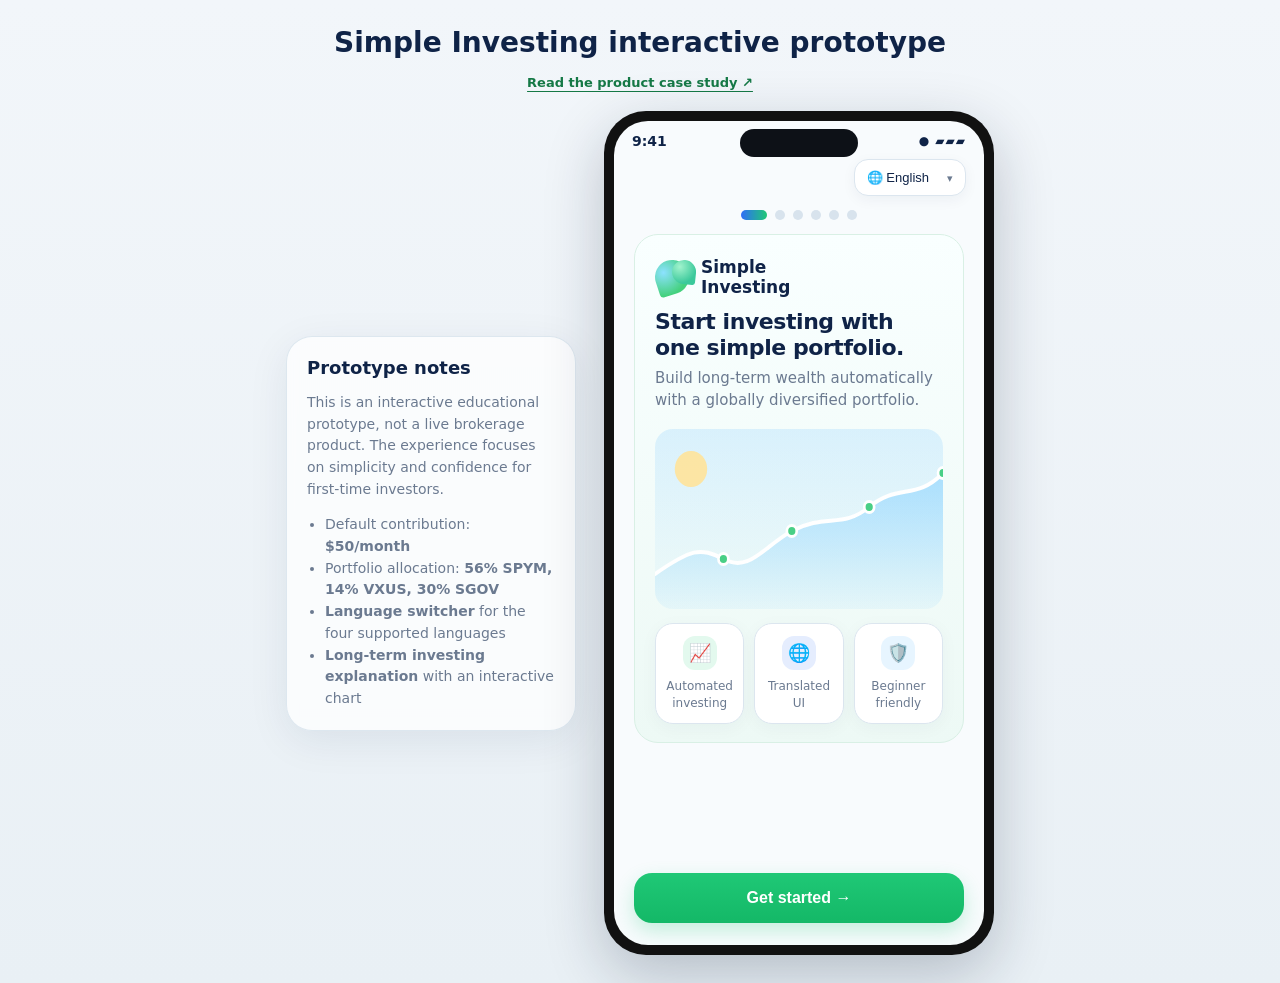
<file: index.html>
<!DOCTYPE html>
<html lang="en">
<head>
  <meta charset="UTF-8" />
  <meta name="viewport" content="width=device-width, initial-scale=1.0" />
  <title>Simple Investing Prototype</title>
  <style>
    :root {
      --bg: #eef3f7;
      --phone-bg: #f8fbfd;
      --card: #ffffff;
      --text: #0f2347;
      --sub: #6b7a90;
      --green: #1fc876;
      --green-dark: #14b867;
      --blue: #2e6ef7;
      --blue-light: #55b6ff;
      --teal: #53d88a;
      --border: #dce6ef;
      --danger: #ef675f;
      --shadow: 0 16px 50px rgba(22, 46, 87, 0.12);
    }
    * { box-sizing: border-box; }
    body {
      margin: 0;
      font-family: Inter, ui-sans-serif, system-ui, -apple-system, BlinkMacSystemFont, "Segoe UI", sans-serif;
      background: linear-gradient(180deg, #f2f6fa 0%, #e9f0f5 100%);
      color: var(--text);
      min-height: 100vh;
      display: flex;
      flex-direction: column;
      align-items: center;
      justify-content: center;
      padding: 28px;
      gap: 18px;
    }
    .title-wrap {
      text-align: center;
      max-width: 820px;
    }
    .title-wrap h1 {
      margin: 0 0 8px;
      font-size: 28px;
      line-height: 1.1;
    }
    .title-wrap p {
      margin: 0;
      color: var(--sub);
      font-size: 15px;
      line-height: 1.5;
    }
    .prototype-wrap {
      display: flex;
      gap: 28px;
      align-items: center;
      flex-wrap: wrap;
      justify-content: center;
      width: 100%;
    }
    .side-panel {
      width: 290px;
      background: rgba(255,255,255,0.72);
      backdrop-filter: blur(6px);
      border: 1px solid rgba(220,230,239,0.95);
      border-radius: 26px;
      padding: 20px;
      box-shadow: 0 10px 40px rgba(18, 43, 76, 0.08);
    }
    .side-panel h3 {
      margin: 0 0 10px;
      font-size: 18px;
    }
    .side-panel p,
    .side-panel li {
      color: var(--sub);
      font-size: 14px;
      line-height: 1.55;
    }
    .side-panel ul {
      padding-left: 18px;
      margin: 10px 0 0;
    }
    .phone {
      width: 390px;
      height: 844px;
      background: #111;
      border-radius: 42px;
      padding: 10px;
      box-shadow: 0 20px 60px rgba(17, 29, 54, 0.24);
      position: relative;
    }
    .screen {
      width: 100%;
      height: 100%;
      background: var(--phone-bg);
      border-radius: 34px;
      overflow: hidden;
      position: relative;
      display: flex;
      flex-direction: column;
    }
    .status-bar {
      display: flex;
      justify-content: space-between;
      align-items: center;
      padding: 12px 18px 8px;
      font-size: 14px;
      font-weight: 700;
    }
    .island {
      position: absolute;
      top: 8px;
      left: 50%;
      transform: translateX(-50%);
      width: 118px;
      height: 28px;
      background: #0d1117;
      border-radius: 16px;
      z-index: 3;
    }
    .top-row {
      display: flex;
      align-items: center;
      justify-content: space-between;
      padding: 2px 18px 0;
      gap: 12px;
    }
    .back-btn,
    .lang-btn,
    .ghost-btn {
      border: none;
      background: #fff;
      border: 1px solid var(--border);
      color: var(--text);
      border-radius: 14px;
      padding: 10px 12px;
      font-size: 13px;
      cursor: pointer;
      box-shadow: 0 4px 14px rgba(20, 39, 71, 0.05);
    }
    .back-btn { min-width: 42px; }
    .lang-btn { padding-right: 36px; position: relative; }
    .lang-btn:after {
      content: '▾';
      position: absolute;
      right: 12px;
      top: 50%;
      transform: translateY(-50%);
      color: var(--sub);
      font-size: 11px;
    }
    .progress {
      display: flex;
      align-items: center;
      gap: 8px;
      justify-content: center;
      padding: 14px 0 6px;
    }
    .dot {
      width: 10px;
      height: 10px;
      border-radius: 999px;
      background: #d8e3ed;
      transition: all 0.25s ease;
    }
    .dot.active {
      width: 26px;
      background: linear-gradient(90deg, var(--blue), var(--green));
    }
    .content {
      flex: 1;
      padding: 8px 20px 18px;
      overflow: auto;
      scrollbar-width: none;
    }
    .content::-webkit-scrollbar { display: none; }
    h2 {
      margin: 8px 0 8px;
      font-size: 22px;
      line-height: 1.15;
      letter-spacing: -0.02em;
    }
    .subhead {
      color: var(--sub);
      font-size: 15px;
      line-height: 1.45;
      margin: 0 0 18px;
    }
    .hero-card {
      background: linear-gradient(180deg, #f9ffff 0%, #edf9f5 100%);
      border: 1px solid #d9f0e5;
      border-radius: 24px;
      padding: 22px 20px 18px;
      overflow: hidden;
      position: relative;
    }
    .logo {
      display: flex;
      align-items: center;
      gap: 12px;
      font-weight: 800;
      font-size: 17px;
      margin-bottom: 12px;
    }
    .leaf {
      width: 34px;
      height: 34px;
      background: radial-gradient(circle at 30% 30%, #8ce2ff 0%, #44d17d 70%);
      border-radius: 18px 18px 18px 4px;
      transform: rotate(-18deg);
      position: relative;
    }
    .leaf:after {
      content: '';
      position: absolute;
      width: 24px;
      height: 24px;
      right: -8px;
      top: 4px;
      background: radial-gradient(circle at 30% 30%, #a1f3cd 0%, #3bc99b 70%);
      border-radius: 18px 18px 4px 18px;
      transform: rotate(24deg);
    }
    .mini-graph {
      margin-top: 16px;
      height: 180px;
      border-radius: 18px;
      background: linear-gradient(180deg, rgba(106, 193, 255, 0.2), rgba(106, 193, 255, 0.02));
      position: relative;
      overflow: hidden;
    }
    .mini-graph svg,
    .chart svg { width: 100%; height: 100%; }
    .feature-row {
      display: grid;
      grid-template-columns: repeat(3, 1fr);
      gap: 10px;
      margin-top: 14px;
    }
    .feature-chip,
    .small-card,
    .option,
    .step-card,
    .info-box,
    .risk-card,
    .summary-card,
    .lang-info,
    .legend-card {
      background: var(--card);
      border: 1px solid var(--border);
      border-radius: 18px;
      box-shadow: 0 4px 18px rgba(24, 46, 81, 0.04);
    }
    .feature-chip {
      padding: 12px 10px;
      text-align: center;
      font-size: 12px;
      color: var(--sub);
      line-height: 1.35;
    }
    .chip-icon,
    .icon-circle {
      width: 34px;
      height: 34px;
      margin: 0 auto 8px;
      border-radius: 12px;
      display: flex;
      align-items: center;
      justify-content: center;
      font-size: 18px;
    }
    .chip-icon.green, .icon-circle.green { background: rgba(31, 200, 118, 0.12); color: var(--green-dark); }
    .chip-icon.blue, .icon-circle.blue { background: rgba(46, 110, 247, 0.12); color: var(--blue); }
    .chip-icon.teal, .icon-circle.teal { background: rgba(85, 182, 255, 0.14); color: #2394db; }
    .chip-icon.orange, .icon-circle.orange { background: rgba(255, 149, 63, 0.14); color: #f36c1d; }
    .option {
      padding: 14px 14px;
      display: flex;
      align-items: flex-start;
      gap: 12px;
      margin-bottom: 12px;
      cursor: pointer;
    }
    .option.selected { border: 2px solid var(--green); background: #f2fcf6; }
    .option strong { display: block; font-size: 18px; margin-bottom: 3px; }
    .option span { color: var(--sub); font-size: 13px; }
    .radio {
      margin-left: auto;
      width: 22px;
      height: 22px;
      border-radius: 50%;
      border: 2px solid #b7c6d6;
      flex: 0 0 auto;
      position: relative;
      margin-top: 5px;
    }
    .option.selected .radio { border-color: var(--green); }
    .custom-amount-choice {align-items:center;}
    .custom-amount-choice strong {font-size:16px;}
    .custom-amount-panel {margin:-5px 0 13px;padding:12px 13px;background:#f4fcf7;border:1px solid #c9e9d6;border-radius:15px;}
    .custom-amount-panel label {display:block;margin-bottom:8px;color:#426a52;font-size:12px;font-weight:750;}
    .custom-amount-input {background:white;border:1px solid #d4e5d9;border-radius:12px;display:flex;align-items:center;gap:6px;padding:0 12px;min-height:44px;}
    .custom-amount-input:focus-within {border-color:#1fc876;box-shadow:0 0 0 3px #e1f9e9;}
    .custom-amount-input span {font-weight:800;font-size:18px;color:#188a53;}
    .custom-amount-input input {flex:1;width:100%;min-width:0;border:0;outline:0;background:transparent;color:#1b3324;font-family:inherit;font-size:17px;font-weight:750;height:42px;}
    .custom-amount-panel small {display:block;font-size:10px;color:#647b69;margin-top:7px;line-height:1.4;}
    #continueAmount:disabled {opacity:.42;cursor:not-allowed;box-shadow:none;}
    .option.selected .radio:after {
      content: '';
      position: absolute;
      inset: 4px;
      background: var(--green);
      border-radius: 50%;
    }
    .badge {
      display: inline-block;
      margin-left: 8px;
      padding: 4px 9px;
      border-radius: 999px;
      background: rgba(31, 200, 118, 0.14);
      color: #128850;
      font-size: 11px;
      font-weight: 700;
      vertical-align: middle;
    }
    .info-box {
      display: flex;
      gap: 10px;
      padding: 14px;
      color: var(--sub);
      font-size: 13px;
      line-height: 1.45;
      margin-top: 8px;
    }
    .timeline {
      position: relative;
      padding-left: 10px;
    }
    .timeline:before {
      content: '';
      position: absolute;
      left: 21px;
      top: 8px;
      bottom: 8px;
      width: 3px;
      border-radius: 999px;
      background: linear-gradient(180deg, #41c97d, #7b62ff);
      opacity: 0.28;
    }
    .step {
      display: grid;
      grid-template-columns: 34px 1fr;
      gap: 12px;
      margin-bottom: 14px;
      position: relative;
    }
    .step-num {
      width: 34px;
      height: 34px;
      border-radius: 50%;
      display: flex;
      align-items: center;
      justify-content: center;
      color: #fff;
      font-weight: 700;
      position: relative;
      z-index: 1;
    }
    .step-num.one { background: var(--green); }
    .step-num.two { background: var(--blue); }
    .step-num.three { background: #7b62ff; }
    .step-card { padding: 14px; }
    .step-card strong { display: block; margin-bottom: 4px; font-size: 16px; }
    .step-card p,
    .risk-card p,
    .summary-card p,
    .legend-card p { margin: 0; color: var(--sub); font-size: 13px; line-height: 1.5; }
    .portfolio-wrap {
      display: grid;
      grid-template-columns: 1fr 1fr;
      gap: 14px;
      align-items: center;
      margin-bottom: 12px;
    }
    .donut {
      width: 180px;
      height: 180px;
      margin: 0 auto;
      border-radius: 50%;
      background: conic-gradient(var(--blue) 0 56%, var(--blue-light) 56% 70%, var(--green) 70% 100%);
      position: relative;
    }
    .donut:after {
      content: '';
      position: absolute;
      inset: 28px;
      background: var(--card);
      border-radius: 50%;
      box-shadow: inset 0 0 0 1px var(--border);
    }
    .donut-center {
      position: absolute;
      inset: 0;
      display: flex;
      align-items: center;
      justify-content: center;
      flex-direction: column;
      z-index: 1;
      text-align: center;
      font-weight: 800;
      font-size: 14px;
    }
    .donut-center span { font-size: 34px; line-height: 1; }
    .legend-list { display: flex; flex-direction: column; gap: 10px; }
    .legend-item { display: grid; grid-template-columns: 12px 1fr auto; gap: 10px; align-items: start; }
    .dot-key { width: 12px; height: 12px; border-radius: 999px; margin-top: 5px; }
    .dot-key.us { background: var(--blue); }
    .dot-key.intl { background: var(--blue-light); }
    .dot-key.treasury { background: var(--green); }
    .legend-item strong { display: block; font-size: 14px; }
    .ticker { font-size: 13px; font-weight: 800; color: #198253; }
    .toggle-row {
      display: flex;
      gap: 8px;
      margin-bottom: 14px;
      flex-wrap: wrap;
    }
    .toggle {
      border: 1px solid var(--border);
      background: #fff;
      color: var(--sub);
      border-radius: 999px;
      padding: 8px 13px;
      cursor: pointer;
      font-size: 13px;
      font-weight: 700;
    }
    .toggle.active { background: #ecf5ff; color: var(--blue); border-color: #cfe1f8; }
    .chart {
      height: 230px;
      background: #fff;
      border: 1px solid var(--border);
      border-radius: 20px;
      padding: 14px;
      box-shadow: 0 4px 18px rgba(24, 46, 81, 0.04);
      margin-bottom: 12px;
    }
    .chart-note {
      background: linear-gradient(180deg, #fff 0%, #f6fbff 100%);
      border: 1px solid var(--border);
      border-radius: 18px;
      padding: 14px;
      color: var(--sub);
      font-size: 13px;
      line-height: 1.5;
    }
    .risk-grid {
      display: grid;
      gap: 12px;
    }
    .risk-card { padding: 14px; }
    .risk-card strong { display: block; margin-bottom: 4px; font-size: 15px; }
    .warning { background: #fff8f5; border-color: #f6d7cc; }
    .success-check {
      width: 80px;
      height: 80px;
      border-radius: 50%;
      display: flex;
      align-items: center;
      justify-content: center;
      font-size: 38px;
      margin: 6px auto 14px;
      background: rgba(31, 200, 118, 0.14);
      color: var(--green-dark);
    }
    .summary-card { padding: 14px; margin-bottom: 12px; }
    .summary-row {
      display: grid;
      grid-template-columns: 34px 1fr auto;
      gap: 12px;
      align-items: center;
      margin-bottom: 12px;
    }
    .summary-row:last-child { margin-bottom: 0; }
    .summary-row strong { display: block; font-size: 14px; }
    .bottom-bar {
      padding: 10px 20px 22px;
      display: flex;
      gap: 10px;
      align-items: center;
    }
    .btn {
      border: none;
      cursor: pointer;
      border-radius: 18px;
      font-weight: 800;
      font-size: 16px;
      padding: 16px 18px;
      width: 100%;
      box-shadow: 0 8px 20px rgba(31, 200, 118, 0.24);
      transition: transform 0.14s ease, opacity 0.14s ease;
    }
    .btn:hover { transform: translateY(-1px); }
    .btn:active { transform: translateY(1px); }
    .btn.primary { background: linear-gradient(180deg, var(--green), var(--green-dark)); color: white; }
    .btn.secondary { background: white; color: var(--text); border: 1px solid var(--border); box-shadow: none; }
    .lang-menu {
      position: absolute;
      top: 88px;
      right: 18px;
      width: 180px;
      background: #fff;
      border: 1px solid var(--border);
      box-shadow: 0 18px 40px rgba(20, 39, 71, 0.14);
      border-radius: 18px;
      padding: 8px;
      z-index: 30;
      display: none;
    }
    .lang-menu.open { display: block; }
    .lang-item {
      width: 100%;
      border: none;
      background: transparent;
      text-align: left;
      padding: 11px 12px;
      border-radius: 12px;
      cursor: pointer;
      font-size: 14px;
      color: var(--text);
    }
    .lang-item:hover { background: #f4f8fc; }
    .small {
      font-size: 12px;
      color: var(--sub);
    }
    .hidden { display: none; }

    .home-screen {
      padding-top: 2px;
    }
    .home-label {
      font-size: 12px;
      font-weight: 700;
      letter-spacing: 0.08em;
      text-transform: uppercase;
      color: #1f9f5f;
      margin-bottom: 8px;
    }
    .home-balance {
      margin: 0;
      font-size: 42px;
      line-height: 0.98;
      letter-spacing: -0.04em;
      color: #0f1726;
    }
    .home-change {
      margin: 8px 0 16px;
      font-size: 14px;
      color: #537058;
      font-weight: 700;
    }
    .home-change.negative { color: #c2554f; }
    .home-chart-wrap {
      background: linear-gradient(180deg, #f9fff9 0%, #f4fff6 100%);
      border: 1px solid #d8efdf;
      border-radius: 28px;
      padding: 16px 14px 12px;
      box-shadow: 0 14px 32px rgba(33, 109, 68, 0.08);
      margin-bottom: 14px;
    }
    .home-chart-svg {
      width: 100%;
      height: 230px;
      display: block;
    }
    .home-axis-label {
      fill: #8ca090;
      font-size: 10px;
    }
    .home-grid { stroke: #e6f0e8; stroke-width: 1; }
    .home-chart-caption {
      display: flex;
      justify-content: space-between;
      align-items: center;
      margin-top: 8px;
      color: var(--sub);
      font-size: 12px;
    }
    .home-chart-caption strong { color: #1b2a43; }
    .home-metrics {
      display: grid;
      grid-template-columns: 1fr 1fr;
      gap: 12px;
      margin-top: 14px;
    }
    .home-metric {
      background: #fff;
      border: 1px solid #dde8e2;
      border-radius: 22px;
      padding: 15px 16px;
      box-shadow: 0 10px 24px rgba(18, 49, 34, 0.04);
    }
    .home-metric small {
      display: block;
      color: var(--sub);
      font-size: 12px;
      margin-bottom: 8px;
    }
    .home-metric strong {
      display: block;
      font-size: 24px;
      line-height: 1;
      letter-spacing: -0.02em;
      color: #10233f;
    }
    .home-nav {
      width: 100%;
      background: #0e1118;
      border-radius: 999px;
      padding: 10px 10px 12px;
      display: grid;
      grid-template-columns: repeat(4, 1fr);
      gap: 4px;
      box-shadow: 0 14px 36px rgba(14, 17, 24, 0.28);
    }
    .home-nav-item {
      border: none;
      background: transparent;
      color: rgba(255,255,255,0.6);
      display: flex;
      flex-direction: column;
      align-items: center;
      gap: 4px;
      font-size: 11px;
      padding: 6px 0 4px;
      cursor: pointer;
    }
    .home-nav-item span {
      width: 32px;
      height: 32px;
      border-radius: 50%;
      display: flex;
      align-items: center;
      justify-content: center;
      font-size: 15px;
    }
    .home-nav-item.active {
      color: #fff;
      font-weight: 700;
    }
    .home-nav-item.active span {
      background: linear-gradient(180deg, #33d17c, #1fc876);
      color: #08110c;
    }



    /* Seven brokerage chart windows, plus an honest market-data status. */
    .account-range { display:grid; grid-template-columns:repeat(7,minmax(0,1fr)); gap:2px; }
    .account-range button { padding:8px 0; font-size:10.5px; border-radius:999px; }
    .account-chart-unavailable { height:204px; display:flex;align-items:center;justify-content:center;flex-direction:column;gap:9px;text-align:center;background:#f7fbf8;border-radius:16px;padding:20px;color:#64796b;font-size:12px;line-height:1.45; }
    .account-chart-unavailable strong { color:#1a3926;font-size:13px; }
    .account-market-status { font-size:10px;color:#7b8c80;margin:5px 0 0;line-height:1.4; }
    .account-market-status button { background:transparent;border:0;color:#179753;text-decoration:underline;font-weight:700;cursor:pointer;padding:0; }
    .feed-dialog { position:absolute;inset:0;display:flex;align-items:flex-end;z-index:25;background:rgba(12,26,15,.32);padding:10px; }
    .feed-dialog-body { background:#fff;border-radius:24px;padding:20px;width:100%;box-shadow:0 12px 42px rgba(0,0,0,.12); }
    .feed-dialog-body h3 { margin:0 0 8px;font-size:19px;color:#1c3022; }
    .feed-dialog-body p { color:#526657;font-size:13px;line-height:1.5; }
    .feed-dialog-body label { display:block;font-size:12px;margin:15px 0 6px;color:#526657; }
    .feed-dialog-body input { display:block;width:100%;min-width:0;padding:12px 10px;border:1px solid #d8e6da;border-radius:12px;font-size:12px; }
    .feed-dialog-actions { display:flex;gap:8px;margin-top:14px; }
    .feed-dialog-actions button { border:0;border-radius:12px;padding:12px;cursor:pointer;font-weight:700;flex:1; }
    .feed-dialog-actions .confirm { background:#17c663;color:#0a2717; }
    .feed-dialog-actions .cancel { background:#f1f5f1;color:#213b27; }

    /* Fintech account preview, designed as a standalone mobile app screen. */
    .screen.account-mode { background:#fff; }
    .screen.account-mode .top-row { padding-top:4px; }
    .screen.account-mode #backBtn { visibility:hidden; }
    .content.is-home { padding:16px 19px 5px; }
    .account-head { display:flex;align-items:center;justify-content:space-between;gap:8px;margin:5px 0 12px; }
    .account-head strong { font-size:14px;font-weight:800;color:#121c17;letter-spacing:-.2px; }
    .demo-pill { font-size:10px; color:#517365; background:#eef8f0;border:1px solid #d6eadb;padding:6px 9px;border-radius:20px;white-space:nowrap; }
    .account-amount { font-size:47px;line-height:1.05;letter-spacing:-2.5px;font-weight:720;color:#111b16;margin:0; }
    .account-gain { margin:8px 0 4px;color:#159950;font-size:14px;font-weight:700; }
    .account-gain.negative { color:#d55258; }
    .account-sub { font-size:11px;color:#86958b;margin-bottom:17px; }
    .account-range { display:flex;gap:5px;align-items:center;margin-bottom:9px; }
    .account-range button { flex:1;min-width:0;background:none;border:0;color:#8b9991;font-size:12px;font-weight:720;cursor:pointer;border-radius:14px;padding:7px 2px; }
    .account-range button.active { background:#1ee86c;color:#102313; }
    .account-chart { padding:2px 4px 0; border:0;background:#fff; }
    .account-chart svg { display:block;width:100%;height:204px; }
    .account-period { display:flex;justify-content:space-between;color:#93a09a;font-size:10.5px;margin:2px 0 13px; }
    .account-tiles { display:grid;grid-template-columns:repeat(2,minmax(0,1fr));gap:10px;margin-top:14px; }
    .account-tile { border-radius:18px;padding:14px;background:#f7faf8;border:1px solid #e5eee8; }
    .account-tile small { display:block;color:#7b8e80;font-size:11px;margin-bottom:9px; }
    .account-tile strong { font-size:24px;letter-spacing:-.8px;font-weight:780;color:#112018; }
    .account-tile strong.positive { color:#14a25b; }
    .account-section { display:flex;justify-content:space-between;align-items:center;margin:21px 0 11px; }
    .account-section strong { color:#13241a;font-size:14px; }
    .account-section span { font-size:10.5px;color:#91a098; }
    .asset-mini-grid { display:grid;grid-template-columns:repeat(3,minmax(0,1fr));gap:8px; }
    .asset-mini { min-width:0;background:#fff;border:1px solid #e3ece6;border-radius:16px;text-align:left;padding:11px 9px 10px;cursor:pointer;box-shadow:0 5px 14px rgba(0,42,10,.025); }
    .asset-mini:hover,.asset-mini:focus-visible { border-color:#64ce8c;background:#f7fff8;outline:none; }
    .asset-mini-top { display:flex;align-items:center;gap:5px;font-size:11px;font-weight:800;color:#203629; }
    .asset-mini-dot { display:inline-block;width:8px;height:8px;border-radius:50%;flex-shrink:0; }
    .asset-mini-weight { margin-top:9px;font-size:18px;font-weight:800;color:#1a2c20; }
    .asset-mini-ytd { margin-top:4px;font-size:10px;color:#159950;font-weight:700; }
    .demo-disclosure { font-size:10px;color:#9aaa9f;margin:13px 0 10px;line-height:1.35; }
    .home-nav { padding:8px 8px 9px;max-width:340px;margin:0 auto;background:#101613; }
    .home-nav-item span { width:29px;height:29px;font-size:16px; }
    .home-nav-item { font-size:10px;gap:2px;padding:4px 0; }
    .screen.account-mode .bottom-bar { padding:6px 18px 16px; }
    .sheet-overlay { position:absolute;inset:0;z-index:22;background:rgba(7,24,12,.34);display:flex;align-items:flex-end;padding:10px; }
    .sheet-panel { width:100%;background:#fff;border-radius:26px;padding:18px 19px 24px;box-shadow:0 -12px 38px rgba(13,30,18,.14); }
    .sheet-title-row { display:flex;justify-content:space-between;align-items:center;margin-bottom:13px; }
    .sheet-title-row h3 { font-size:23px;margin:0;color:#112016; }
    .sheet-close { font-size:17px;width:33px;height:33px;background:#f4f6f5;border:0;border-radius:50%;cursor:pointer; }
    .sheet-panel p { font-size:13px;color:#56665e;line-height:1.5;margin:8px 0 10px; }
    .sheet-stat-grid { display:grid;grid-template-columns:1fr 1fr;gap:9px;margin:15px 0 5px; }
    .sheet-stat { border-radius:15px;background:#f3f9f5;padding:12px; }
    .sheet-stat small { display:block;color:#87968b;font-size:11px;margin-bottom:5px; }
    .sheet-stat strong { font-size:17px;color:#153f25; }
    .screen.loading-mode .top-row { display:none; }
    .screen.loading-mode .content { padding:0; overflow:hidden; }
    .screen.loading-mode .bottom-bar { display:none; }
    .loading-screen { display:flex;flex-direction:column;align-items:center;justify-content:center;height:100%;padding:24px;text-align:center;background:radial-gradient(circle at 50% 37%,#e8fff0 0%,#fff 54%); }
    .loading-orbit { width:150px;height:150px;border-radius:50%;border:1px solid #cbebd5;display:grid;place-items:center;margin-bottom:28px;position:relative; }
    .loading-orbit:before { content:"";position:absolute;inset:-2px;border:3px solid transparent;border-top-color:#1ec965;border-right-color:#98eeb0;border-radius:50%;animation:orbit 1.25s linear infinite; }
    .loading-mark { display:flex;align-items:center;justify-content:center;background:#e8faec;border-radius:44px;width:98px;height:98px;color:#16b75a;font-size:50px;font-weight:500;animation:breathe 1.8s ease-in-out infinite; }
    .loading-heading { font-size:28px;color:#12241a;letter-spacing:-1.1px;margin:0 0 10px;line-height:1.16; }
    .loading-copy { color:#788e7d;font-size:14px;line-height:1.5;max-width:230px;margin:0 0 25px;min-height:42px; }
    .loading-meter { width:180px;height:5px;border-radius:20px;background:#e6f3e9;overflow:hidden; }
    .loading-meter-fill { height:100%;background:#16c766;border-radius:20px;transition:width .17s linear; }
    .loading-caveat { font-size:11px;color:#9faea2;margin-top:17px; }
    @keyframes orbit { to { transform:rotate(360deg); } }
    @keyframes breathe { 50% { transform:scale(1.06); } }
    @media(prefers-reduced-motion:reduce) { .loading-orbit:before,.loading-mark { animation:none!important; } }
    .etf-feed-warning{display:flex;align-items:center;justify-content:space-between;gap:8px;margin:10px 0;padding:10px 11px;border:1px solid #ecd6b4;background:#fffbf0;border-radius:11px;color:#97641c;font-size:10px;line-height:1.4}
    .etf-feed-warning button{flex:none;border:1px solid #e8c98e;border-radius:9px;background:white;padding:7px 8px;color:#855614;font-size:10px;font-weight:800;cursor:pointer}
    .holding-label {display:block;color:#6d8074;font-size:11px;font-weight:700;margin:8px 0 7px}
    .holding-dropdown {width:100%;margin:0 0 13px}
    .holding-select-trigger {display:flex;align-items:center;gap:10px;width:100%;min-height:48px;padding:8px 13px;background:#fff;border:1px solid #d8e9dc;border-radius:16px;color:#15291f;box-shadow:0 4px 16px rgba(24,80,45,.06);font-family:inherit;text-align:left;cursor:pointer;transition:border-color .18s,background-color .18s}
    .holding-select-trigger:focus-visible,.holding-menu-option:focus-visible {outline:2px solid #25bc70;outline-offset:2px}
    .holding-dropdown.open .holding-select-trigger {border-color:#55d694;background:#f6fff9;border-bottom-left-radius:13px;border-bottom-right-radius:13px}
    .holding-select-trigger .asset-mini-dot,.holding-menu-option .asset-mini-dot {flex:none;display:inline-block;width:10px;height:10px;border-radius:999px}
    .holding-picker-copy {display:flex;flex-direction:column;justify-content:center;gap:2px;min-width:0;flex:1}
    .holding-picker-copy strong {font-size:12px;font-weight:800;line-height:1.15}
    .holding-picker-copy small {font-size:11px;color:#697d6f;line-height:1.2;overflow:hidden;white-space:nowrap;text-overflow:ellipsis}
    .holding-picker-weight {font-size:11px;font-weight:800;color:#338a61;white-space:nowrap;margin-right:2px}
    .holding-arrow {display:inline-flex;align-items:center;justify-content:center;color:#5f866f;font-size:16px;transition:transform .18s}
    .holding-dropdown.open .holding-arrow {transform:rotate(180deg)}
    .holding-dropdown-menu {margin:6px 0 0;padding:5px;background:#fff;border:1px solid #dcebe1;border-radius:16px;box-shadow:0 8px 22px rgba(22,69,42,.08);animation:holdingDropIn .18s ease-out both}
    @keyframes holdingDropIn {from {opacity:.2;transform:translateY(-5px)} to {opacity:1;transform:translateY(0)}}
    .holding-menu-option {display:flex;align-items:center;width:100%;gap:11px;min-height:44px;border:0;background:transparent;padding:7px 10px;border-radius:11px;text-align:left;cursor:pointer;font-family:inherit;color:#15291f}
    .holding-menu-option + .holding-menu-option {margin-top:2px}
    .holding-menu-option:hover {background:#f3faf5}
    .holding-menu-option.selected {background:#e9f8ee}
    .holding-menu-option .holding-picker-copy strong {font-size:12px}
    .holding-menu-option .holding-picker-copy small {font-size:10px}
    .holding-menu-check {color:#12b86d;font-size:14px;font-weight:800;flex:none;width:12px;text-align:center}
    .holding-explanation {font-size:11px;line-height:1.46;color:#647668;margin:12px 1px 4px}
    .account-view { animation:homeAppear .45s ease-out both; }
    @keyframes homeAppear { from {opacity:0;transform:translateY(8px);} to {opacity:1;transform:translateY(0);} }
    @media(prefers-reduced-motion:reduce) { .account-view { animation:none; } }
    .account-placeholder { padding:80px 18px 15px;text-align:center; }
    .account-placeholder .bigicon { font-size:34px;color:#17b966;margin-bottom:12px; }
    .account-placeholder h2 { color:#18321e;font-size:24px; }
    .account-placeholder p { font-size:13px;color:#82968a;line-height:1.5; }
    .account-tab-content { padding:3px 0; }
    .account-tab-content .portfolio-diagram { margin-top:0; }
    .account-tab-content .allocation-detail { background:#f4faf5; }

    @media (max-width: 1040px) {
      .side-panel { width: 390px; max-width: 100%; }
    }

    /* Compact month selection without explanatory subtitles. */
    .option { width:100%; min-height:66px; align-items:center; justify-content:space-between; text-align:left; }
    .option strong { margin:0; font-size:18px; }
    .option .radio { margin:0; }
    /* Keep every portfolio component above the fixed bottom action. */
    .content.is-portfolio { padding-top:2px; padding-bottom:8px; }
    .is-portfolio h2 { margin-top:3px; margin-bottom:6px; }
    .is-portfolio .subhead { font-size:13px; line-height:1.4; margin-bottom:12px; }
    /* Tappable portfolio composition with percentages anchored to the slices. */
    .portfolio-diagram { width:100%; max-width:342px; margin:9px auto 7px; }
    .portfolio-diagram svg { display:block; width:100%; overflow:visible; }
    .donut-segment, .donut-label { cursor:pointer; outline:none; }
    .donut-segment .donut-arc { transition:opacity .18s ease, filter .18s ease; }
    .donut-segment:not(.selected) .donut-arc { opacity:.89; }
    .donut-segment:hover .donut-arc, .donut-segment.selected .donut-arc { opacity:1; filter:drop-shadow(0 4px 5px rgba(19,54,95,.13)); }
    .donut-label .pointer { stroke-width:1.7; stroke-linecap:round; stroke-linejoin:round; fill:none; }
    .donut-label .callout-box { fill:#fff; stroke:#dbe6ef; stroke-width:1; }
    .donut-label.selected .callout-box { stroke:#a8bad4; stroke-width:1.5; }
    .donut-label .callout-value { fill:#13294f; font-size:18px; font-weight:800; letter-spacing:-.6px; }
    .donut-label .callout-name { fill:#667d96; font-size:10px; font-weight:700; letter-spacing:.2px; }
    .donut-label:focus-visible .callout-box, .donut-segment:focus-visible .donut-arc { stroke:#0e2347; stroke-width:3; }
    .allocation-detail { border-radius:19px; border:1px solid var(--border); background:#fff; padding:17px; margin-top:2px; min-height:122px; box-shadow:0 6px 18px rgba(26,51,89,.04); }
    .allocation-detail-header { display:flex; align-items:center; gap:10px; margin-bottom:10px; }
    .allocation-detail-dot { flex:0 0 auto; width:12px; height:12px; border-radius:50%; }
    .allocation-detail-header strong { font-size:16px; flex:1; }
    .allocation-detail-ticker { padding:5px 9px; border-radius:8px; background:#edf5fb; color:#3e647f; font-weight:800; font-size:11px; }
    .allocation-detail p { color:var(--sub); font-size:13px; line-height:1.52; margin:0; }
    .portfolio-hint { color:var(--sub); text-align:center; font-size:11px; margin:0 0 13px; }
    /* Actual historical simulation view. */
    .historical-toggles { display:grid; grid-template-columns:repeat(4,minmax(0,1fr)); gap:7px; margin:0 0 13px; }
    .historical-toggles .toggle { padding:9px 3px; font-size:12px; }
    .history-summary { display:grid; grid-template-columns:1fr 1fr; gap:10px; margin-bottom:12px; }
    .history-summary>div { display:flex; flex-direction:column; gap:5px; background:#fff; border:1px solid var(--border); border-radius:16px; padding:13px; }
    .history-summary small { color:var(--sub); font-size:11px; }
    .history-summary strong { font-size:22px; letter-spacing:-.5px; }
    .history-summary strong.positive { color:#13935c; }
    .history-summary strong.negative { color:#dc554e; }
    .historical-chart { height:250px; padding:9px 8px 12px; margin-bottom:10px; }
    .historical-chart svg { height:184px; }
    .history-legend { display:flex; justify-content:center; gap:17px; color:var(--sub); font-size:11px; margin-top:4px; }
    .history-legend span { display:flex; align-items:center; gap:6px; }
    .linekey { display:inline-block; width:18px; border-top:3px solid; }
    .linekey.blue { border-color:var(--blue); }
    .linekey.gray { border-color:#91a3bd; border-top-style:dashed; }
    .linekey.red { border-color:#e56c66; }
    .chart-mini-title { font-size:11px; font-weight:650; color:var(--sub); margin:0 0 2px 12px; }
    .history-details { display:flex; align-items:center; justify-content:space-between; flex-wrap:wrap; gap:8px; margin-bottom:9px; font-size:12px; }
    .history-details span { color:var(--sub); }
    .historical-disclosure { margin:0 0 8px; color:var(--sub); font-size:10.8px; line-height:1.45; }
    @media(max-width:520px) { body {padding:8px;gap:12px;} .phone {width:min(390px,100%);height:min(844px,calc(100dvh - 12px));} .title-wrap {display:none;} .side-panel {display:none;} }

    .learn-page{padding:3px 0 25px;color:#183122}
    .learn-page h2{font-size:24px;letter-spacing:-.04em;margin:7px 0 8px}
    .learn-page .intro{font-size:12px;line-height:1.5;color:#718678;margin:0 0 13px}
    .learn-search{background:white;border:1px solid #dbecdf;border-radius:15px;padding:0 13px;display:flex;align-items:center;gap:8px}
    .learn-search:focus-within{border-color:#1fc876}
    .learn-search input{font:12px system-ui;flex:1;min-width:0;height:46px;border:0;outline:0;background:transparent}
    .learn-search span{color:#1fc876;font-size:20px}
    .learn-menu{display:grid;grid-template-columns:repeat(3,1fr);gap:3px;border-radius:13px;background:#eff5f0;padding:4px;margin:12px 0 15px}
    .learn-menu button{border:0;border-radius:11px;padding:9px 2px;color:#74887c;background:transparent;font:700 11px system-ui;cursor:pointer}
    .learn-menu button.active{color:#178f52;background:white;box-shadow:0 3px 9px #18382314}
    .learn-h{display:flex;align-items:center;justify-content:space-between;margin:14px 1px 9px;gap:8px}
    .learn-h strong{font-size:13px}.learn-h small{font-size:10px;color:#809282}
    .learn-chips{display:flex;gap:7px;margin-bottom:12px}
    .learn-chips button{border:1px solid #dcecdf;background:white;color:#298357;padding:8px 11px;border-radius:99px;font:700 11px system-ui;cursor:pointer}
    .learn-item{background:white;border:1px solid #e2ece3;border-radius:15px;padding:10px;display:flex;align-items:center;gap:9px;margin:0 0 7px}
    .learn-icon{width:34px;height:34px;display:flex;align-items:center;justify-content:center;border-radius:10px;background:#e8f8ee;color:#168c52;font:800 11px system-ui;flex:none}
    .learn-icon.etf{color:#3d79b1;background:#eaf3ff}
    .learn-item .name{min-width:0;flex:1;border:0;background:transparent;text-align:left;font:12px system-ui;cursor:pointer}
    .learn-item .name strong{display:block;white-space:nowrap;overflow:hidden;text-overflow:ellipsis}
    .learn-item .name small{display:block;font-size:10px;color:#87968b;margin-top:4px}
    .learn-star{background:#f7fcf9;border:1px solid #e0ecdf;border-radius:10px;width:30px;height:31px;font-size:19px;color:#8da696;cursor:pointer}
    .learn-star.selected{background:#e4f9ec;color:#12a45c}
    .learn-lesson{display:flex;gap:10px;align-items:center;width:100%;text-align:left;background:white;border:1px solid #e0eae2;border-radius:15px;padding:12px;margin-bottom:8px;font-family:inherit;cursor:pointer}
    .learn-lesson .symbol{flex:none;width:34px;height:34px;border-radius:11px;background:#e6f8ed;display:flex;align-items:center;justify-content:center;color:#149e5c;font-size:19px}
    .learn-lesson span.text{flex:1}
    .learn-lesson strong{font-size:12px;display:block}
    .learn-lesson small{font-size:10px;display:block;color:#7d9281;line-height:1.35;margin-top:4px}
    .learn-empty{border:1px dashed #cee2d3;border-radius:14px;padding:18px;font-size:12px;line-height:1.45;text-align:center;color:#7a8b7d}
    .learn-note{padding:12px;background:#eef9f1;border-radius:13px;color:#557964;font-size:11px;line-height:1.5;margin:12px 0}
    .learn-external{border:0;background:transparent;padding:11px 0;color:#118d4e;font-size:11px;font-weight:800;cursor:pointer}
    .learn-journey{background:#14291d;border-radius:19px;padding:15px;color:white;margin:16px 0 1px}
    .learn-journey strong{font-size:14px}.learn-journey p{color:#b1c5b6;font-size:11px;line-height:1.5;margin:7px 0 11px}
    .learn-bar{background:#355640;height:5px;border-radius:99px;overflow:hidden}
    .learn-bar i{background:#25d378;height:100%;display:block}
    .learn-journey small{font-size:10px;color:#b6caba;display:block;margin-top:8px}
    .learn-journey button{background:#22ce73;color:#0b2819;border:0;border-radius:11px;font:800 12px system-ui;padding:11px 6px;width:100%;margin-top:13px;cursor:pointer}
    .learn-order{display:flex;justify-content:space-between;align-items:center;padding:12px 0;border-bottom:1px solid #e4ede5;font-size:12px}
    .learn-order small{font-size:10px;color:#839888;display:block;margin-top:4px}
    .learn-overlay{position:absolute;inset:0;background:#10281888;z-index:85;padding:10px;display:flex;align-items:flex-end}
    .learn-sheet{width:100%;max-height:80%;overflow:auto;background:white;border-radius:25px 25px 20px 20px;padding:19px 17px 23px}
    .learn-sheet h3{font-size:20px;margin:0 0 9px}
    .learn-sheet p{font-size:12px;color:#64776b;line-height:1.55}
    .learn-sheet .rowtop{display:flex;justify-content:space-between;align-items:flex-start;gap:8px}
    .learn-sheet .close{width:30px;height:30px;border:0;border-radius:10px;background:#eff8f1;color:#64816b;cursor:pointer;font-size:19px}
    .learn-sheet .shade{background:#eff9f1;border-radius:12px;padding:12px;color:#438257;font-size:11px}
    .learn-actions{display:flex;gap:8px;margin-top:17px}
    .learn-actions button{flex:1;border:1px solid #ccebd4;border-radius:12px;padding:11px 5px;font:800 11px system-ui;cursor:pointer;color:#167b43;background:#f6fbf7}
    .learn-actions button.primary{background:#21cb72;color:#0f2c1c;border-color:#21cb72}
    .learn-amounts{display:flex;gap:8px;margin:14px 0}
    .learn-amounts button{flex:1;border:1px solid #dceadd;border-radius:10px;background:white;padding:10px 4px;font-weight:800;cursor:pointer}
    .learn-amounts button.active{border-color:#22c973;background:#e9faee;color:#0f9850}

  
    /* Learn & Explore: conceptual path into an existing brokerage. */
    .full-platform-cta{background:linear-gradient(135deg,#effaf3,#e5f5ee);border:1px solid #cde9d6;border-radius:19px;padding:15px;margin:14px 0 17px;box-shadow:0 6px 20px rgba(22,120,63,.06)}
    .full-platform-cta-header{display:flex;align-items:center;justify-content:space-between;color:#178b52;font-size:10px;letter-spacing:.08em;font-weight:800;margin-bottom:7px}
    .full-platform-cta-header span:last-child{font-size:19px;letter-spacing:0}
    .full-platform-cta>strong{font-size:16px;color:#153d28;display:block;line-height:1.25}
    .full-platform-cta p{font-size:11.5px;line-height:1.5;color:#58735f;margin:7px 0 12px}
    .full-platform-cta button,.platform-preview button{width:100%;border:0;border-radius:11px;background:#19c66c;color:#082416;font:800 12px system-ui;padding:12px 13px;cursor:pointer}
    .full-platform-cta button:hover,.platform-preview button:hover{background:#38d685}
    .full-platform-cta button:focus-visible,.platform-preview button:focus-visible{outline:3px solid #17623a;outline-offset:3px}
    .platform-preview{display:flex;flex-direction:column;align-items:center;text-align:center;padding:46px 13px 18px}
    .platform-preview-kicker{font-size:11px;letter-spacing:.12em;font-weight:800;color:#1aa668;text-transform:uppercase}
    .platform-preview-icon{display:flex;align-items:center;justify-content:center;font-size:32px;color:#087c47;background:#e6f9ed;border-radius:50%;width:76px;height:76px;margin:22px 0 7px}
    .platform-preview h2{font-size:26px;line-height:1.15;color:#143e29;margin:9px 0}
    .platform-preview p{font-size:13px;line-height:1.58;color:#667d6c;margin:5px 0 18px}
    .platform-preview-caveat{font-size:11px;line-height:1.5;color:#718876;border:1px solid #e2eee7;background:#f5faf7;padding:12px;border-radius:13px;margin-bottom:22px}

  </style>
  <link rel="stylesheet" href="./learn-v2.css">
</head>
<body>
  <div class="title-wrap">
    <h1 data-site-copy="siteTitle">Simple Investing interactive prototype</h1>
    <p style="margin-top:12px"><a href="./case-study/" style="display:inline-block;color:#157946;font-size:13px;font-weight:700;text-decoration:underline;text-underline-offset:4px" data-site-copy="caseStudy">Read the product case study ↗</a></p>
  </div>

  <div class="prototype-wrap">
    <div class="side-panel">
      <h3 data-site-copy="notesTitle">Prototype notes</h3>
      <p data-site-copy="notesBody">This is designed as an app-style case study prototype, not a live brokerage product. The flow focuses on simplicity and confidence for first-time investors.</p>
      <ul>
        <li data-site-html="monthly">Default contribution set to <strong>$50/month</strong></li>
        <li data-site-html="allocation">Portfolio uses <strong>56% SPYM, 14% VXUS, 30% SGOV</strong></li>
        <li data-site-html="language">Includes a <strong>language switcher</strong> for translated UI</li>
        <li data-site-html="longTerm">Includes a <strong>long-term investing page</strong> with an interactive graph</li>
      </ul>
    </div>

    <div class="phone">
      <div class="screen">
        <div class="island"></div>
        <div class="status-bar">
          <div>9:41</div>
          <div data-site-aria="signalBattery" aria-label="Signal and battery" style="font-size:12px;letter-spacing:1px;">● ▰▰▰</div>
        </div>

        <div class="top-row">
          <button class="back-btn" id="backBtn">←</button>
          <div style="flex:1"></div>
          <button class="lang-btn" id="langBtn">🌐 <span id="langLabel">English</span></button>
        </div>

        <div id="progress" class="progress"></div>
        <div id="langMenu" class="lang-menu"></div>
        <div id="content" class="content"></div>
        <div id="bottomBar" class="bottom-bar"></div>
      </div>
    </div>
  </div>

  <script>
    const translations = {
      en: {
        langName: 'English',
        donutMix: 'Portfolio mix',
        donutHint: 'Tap a slice to learn what it holds',
        spymDetail: 'Invests in around 500 of the largest U.S. companies, including businesses you probably recognize. This is our main source of long-term growth, but stock prices can rise and fall.',
        vxusDetail: 'Invests in thousands of companies outside the U.S., across Europe, Asia, and emerging markets. It helps us avoid relying only on American stocks, though overseas markets can fall too.',
        sgovDetail: 'Invests in short-term U.S. government debt called Treasury bills. These tend to move much less than stocks, helping steady your portfolio during market swings, although losses are still possible.',
        monthlyResult: "With $50/month",
        thousandExample: "What $50 each month would have grown to",

        perMonth: "month",
        tab6: "6 months",
        tab10m: "10 months",
        stocks: "Stocks",
        intlLabel: "Global companies",
        shortBills: "Short-term U.S. government debt",
        portfolioValue: "Account value",
        growth: "Investment growth",
        deposits: "Deposits",
        invested: "Your contributions",
        underlyingReturn: "Portfolio return",
        historicalNotice: "This chart shows how investing $50 each month in the portfolio would have grown from",
        historicalMethod: "The line tracks the value of a $50 monthly contribution plan over the same period. Monthly rebalancing assumed. SPY is used as a proxy for SPYM. Distributions are reinvested. This is historical performance, not a forecast.",
        to: "to",
        historyChartAlt: "Historical chart of a $50 monthly investment plan",
        downMonth: "balance decreased",
        upMonth: "balance increased",

        start: 'Get started',
        continue: 'Continue',
        finish: 'Finish',
        welcomeTitle: 'Start investing with one simple portfolio.',
        welcomeSub: 'Build long-term wealth automatically with a globally diversified portfolio.',
        automated: 'Automated\ninvesting',
        global: 'Translated UI',
        beginner: 'Beginner\nfriendly',
        amountTitle: 'Build wealth, simply',
        amountSub: 'Choose how much you would like to invest each month. You can change this anytime.',
        howTitle: 'How it works',
        howSub: 'Investing made simple. You do the basics, we handle the rest.',
        step1t: 'Add money monthly',
        step1b: 'Choose an amount like $50 and we will withdraw it from your bank account.',
        step2t: 'We invest it automatically',
        step2b: 'Your money is invested in a diversified portfolio based on the target mix.',
        step3t: 'Read it in your language',
        step3b: 'Use the language menu to translate the app experience for better understanding and accessibility.',
        portTitle: 'Your portfolio',
        portSub: 'A simple diversified portfolio designed for the long term.',
        usStocks: 'U.S. stocks',
        intlStocks: 'International stocks',
        treasuries: 'Treasury bills',
        portNoteT: 'A balanced approach',
        portNoteB: 'A mix of U.S. stocks, international stocks, and Treasury bills can support growth, diversification, and stability.',
        longTitle: 'Think in years, not weeks',
        longSub: 'Short-term returns can move up and down. The goal is steady long-term growth, not perfect months.',
        tab1: '1 year',
        tab5: '5 years',
        tab10: '10 years',
        longShort: 'In a shorter period, the portfolio can have red months. That is normal. A bad month does not mean the strategy is broken.',
        longMid: 'Over several years, the path is still bumpy, but the trend can become clearer as contributions continue.',
        longLong: 'Over a long horizon, recurring investing has historically had a better chance to grow despite short-term volatility. Returns are never guaranteed.',
        riskTitle: 'Built for long-term investing',
        riskSub: 'This portfolio is designed for steady progress over time, not quick wins.',
        risk1t: 'Long-term growth',
        risk1b: 'A diversified mix of U.S. and international stocks provides growth potential over time.',
        risk2t: 'Lower volatility with Treasuries',
        risk2b: 'Treasury bills can help reduce volatility and add stability to your portfolio.',
        risk3t: 'Not for short-term cash needs',
        risk3b: 'Investing involves risk and your balance can go up or down. This strategy is best for long-term goals.',
        doneTitle: 'You are set!',
        doneSub: 'Your automated investing plan is ready to go.',
        summary1t: '$50 monthly',
        summary1b: 'Auto-invest contribution',
        summary2t: 'Simple Investing portfolio',
        summary2b: '56% SPYM / 14% VXUS / 30% SGOV',
        summary3t: 'Auto-invest starts next month',
        summary3b: 'We will withdraw from your linked bank account.',
        loadingTitle: 'Creating your portfolio',
        loadingStages: ['Preparing your investments', 'Setting up monthly contributions', 'Your portfolio is ready'],
        demoTitle: 'Sample account',
        accountValue: 'Total portfolio value',
        accountGrowth: 'Investment growth',
        exampleAsOf: 'Sep 2026',
        contributed: 'Contributed',
        investmentsTitle: 'Your investments',
        holdingsInfo: 'Tap for details',
        accountNavHome: 'Home',
        accountNavPortfolio: 'Portfolio',
        accountNavLearn: 'Learn',
        accountNavYou: 'Full Platform',
        fullPlatformEyebrow: 'THE NEXT STEP',
        fullPlatformPrompt: 'Ready to explore more?',
        fullPlatformPromptCopy: 'Discover where your investing journey could go beyond the preset portfolio.',
        fullPlatformAction: 'Explore the full platform',
        fullPlatformTitle: 'Full Platform',
        fullPlatformDescription: 'Simple Investing is designed as an entry point within an existing brokerage. As your confidence grows, this is where you could explore that brokerage’s wider investing tools, including individual stocks, ETFs, and other offerings.',
        fullPlatformCaveat: 'Preview only. Broader brokerage features and real-money trading are not available in this prototype.',
        fullPlatformBack: 'Back to Learn & Explore',
        placeholderTitle: 'Coming next',
        placeholderCopy: 'We will design this screen next.',
        demoNote: 'Example account using historical ETF returns. Not live or a forecast.',
        homeLabel: 'Portfolio',
        homeChartAlt: 'Portfolio value over time for a monthly investing plan',
        homeChartCaption: 'Portfolio value over time',
        screenLabel: ['Welcome', 'Goal', 'How it works', 'Portfolio', 'Long term', 'Confirmation']
      },
      es: {
        loadingStages: ['Preparando tus inversiones','Configurando aportaciones mensuales','Tu cartera está lista'],
        loadingTitle: "Creando tu cartera",
        demoTitle: "Cuenta de ejemplo",
        accountGrowth: "Ganancia de inversión",
        contributed: "Aportado",
        investmentsTitle: "Tus inversiones",
        holdingsInfo: "Toca para ver",
        demoNote: "Cuenta de ejemplo con rendimientos históricos. No es una cuenta real ni una predicción.",
        accountNavHome: "Inicio",
        accountNavPortfolio: "Cartera",
        accountNavLearn: "Aprender",
        accountNavYou: "Plataforma",
        fullPlatformEyebrow: "EL SIGUIENTE PASO",
        fullPlatformPrompt: "¿Te gustaría explorar más?",
        fullPlatformPromptCopy: "Descubre otras posibilidades de inversión además de la cartera predefinida.",
        fullPlatformAction: "Explorar la plataforma completa",
        fullPlatformTitle: "Plataforma completa",
        fullPlatformDescription: "Simple Investing está diseñado como punto de entrada dentro de una plataforma de inversión existente. Con más confianza, podrías explorar acciones individuales, ETF y otras herramientas de esa plataforma.",
        fullPlatformCaveat: "Solo es una vista previa. Este prototipo no ofrece operaciones reales ni acceso a una cuenta de corretaje.",
        fullPlatformBack: "Volver a Aprender",
        placeholderTitle: "Próximamente",
        placeholderCopy: "Diseñaremos esta pantalla después.",

        langName: 'Español',
        accountValue: "Valor total de la cartera",
        exampleAsOf: "sept. 2026",
        homeLabel: "Cartera",
        homeChartAlt: "Evolución del valor de una cartera con aportaciones mensuales",
        homeChartCaption: "Evolución del valor de la cartera",
        donutMix: 'Tu cartera',
        donutHint: 'Toca un segmento para conocer su contenido',
        spymDetail: 'Invierte en unas 500 de las empresas más grandes de Estados Unidos, incluidas muchas que probablemente conoces. Es nuestra principal fuente de crecimiento a largo plazo, aunque los precios de las acciones suben y bajan.',
        vxusDetail: 'Invierte en miles de empresas fuera de Estados Unidos, en Europa, Asia y mercados emergentes. Ayuda a no depender solo de las acciones estadounidenses, aunque las bolsas internacionales también pueden caer.',
        sgovDetail: 'Invierte en deuda del gobierno de Estados Unidos a corto plazo, conocida como letras del Tesoro. Su valor suele fluctuar mucho menos que el de las acciones y ayuda a estabilizar la cartera, aunque puede haber pérdidas.',
        monthlyResult: "Con $50 al mes",
        thousandExample: "Cómo habría crecido invertir $50 cada mes",

        perMonth: "mes",
        tab6: "6 meses",
        tab10m: "10 meses",
        stocks: "Acciones",
        intlLabel: "Empresas globales",
        shortBills: "Deuda pública a corto plazo",
        portfolioValue: "Valor de la cuenta",
        growth: "Ganancia de inversión",
        deposits: "Aportaciones",
        invested: "Tus aportaciones",
        underlyingReturn: "Rentabilidad de la cartera",
        historicalNotice: "Este gráfico muestra cómo habría crecido invertir $50 cada mes en la cartera desde",
        historicalMethod: "La línea sigue el valor de un plan de inversión de $50 al mes durante el mismo periodo. Se asume rebalanceo mensual. SPY se usa como proxy de SPYM. Los dividendos se reinvierten. Esto es rendimiento histórico, no una predicción.",
        to: "hasta",
        historyChartAlt: "Gráfico histórico de un plan de inversión de $50 al mes",
        downMonth: "el saldo bajó",
        upMonth: "el saldo subió",

        start: 'Empezar',
        continue: 'Continuar',
        finish: 'Finalizar',
        welcomeTitle: 'Empieza a invertir con una sola cartera simple.',
        welcomeSub: 'Construye patrimonio a largo plazo automáticamente con una cartera diversificada globalmente.',
        automated: 'Inversión\nautomática',
        global: 'Interfaz\ntraducida',
        beginner: 'Apto para\nprincipiantes',
        amountTitle: 'Construye patrimonio con simplicidad',
        amountSub: 'Elige cuánto te gustaría invertir cada mes. Puedes cambiarlo cuando quieras.',
        howTitle: 'Cómo funciona',
        howSub: 'Invertir puede ser simple. Tú haces lo básico y nosotros nos encargamos del resto.',
        step1t: 'Agrega dinero cada mes',
        step1b: 'Elige una cantidad como $50 y la retiraremos de tu cuenta bancaria.',
        step2t: 'Lo invertimos automáticamente',
        step2b: 'Tu dinero se invierte en una cartera diversificada según la asignación objetivo.',
        step3t: 'Léelo en tu idioma',
        step3b: 'Usa el menú de idioma para traducir la experiencia de la app y facilitar la comprensión.',
        portTitle: 'Tu cartera',
        portSub: 'Una cartera simple y diversificada diseñada para el largo plazo.',
        usStocks: 'Acciones de EE.UU.',
        intlStocks: 'Acciones internacionales',
        treasuries: 'Letras del Tesoro',
        portNoteT: 'Un enfoque equilibrado',
        portNoteB: 'Una mezcla de acciones de EE.UU., acciones internacionales y letras del Tesoro puede apoyar crecimiento, diversificación y estabilidad.',
        longTitle: 'Piensa en años, no en semanas',
        longSub: 'Los rendimientos de corto plazo pueden subir y bajar. La meta es crecimiento constante a largo plazo, no meses perfectos.',
        tab1: '1 año',
        tab5: '5 años',
        tab10: '10 años',
        longShort: 'En un periodo corto, la cartera puede tener meses en rojo. Eso es normal. Un mal mes no significa que la estrategia esté fallando.',
        longMid: 'A lo largo de varios años, el camino sigue siendo irregular, pero la tendencia puede verse con más claridad a medida que continúan las aportaciones.',
        longLong: 'En un horizonte largo, invertir de forma recurrente históricamente ha tenido más probabilidades de crecer a pesar de la volatilidad. Los rendimientos nunca están garantizados.',
        riskTitle: 'Diseñado para invertir a largo plazo',
        riskSub: 'Esta cartera está diseñada para un progreso constante con el tiempo, no para ganancias rápidas.',
        risk1t: 'Crecimiento a largo plazo',
        risk1b: 'Una mezcla diversificada de acciones de EE.UU. e internacionales ofrece potencial de crecimiento con el tiempo.',
        risk2t: 'Menor volatilidad con bonos del Tesoro',
        risk2b: 'Las letras del Tesoro pueden ayudar a reducir la volatilidad y aportar estabilidad a tu cartera.',
        risk3t: 'No es para necesidades de efectivo a corto plazo',
        risk3b: 'Invertir implica riesgo y tu saldo puede subir o bajar. Esta estrategia es mejor para metas de largo plazo.',
        doneTitle: 'Todo listo',
        doneSub: 'Tu plan de inversión automática está listo.',
        summary1t: '$50 mensuales',
        summary1b: 'Aportación de inversión automática',
        summary2t: 'Cartera de Simple Investing',
        summary2b: '56% SPYM / 14% VXUS / 30% SGOV',
        summary3t: 'La inversión automática empieza el próximo mes',
        summary3b: 'Retiraremos el dinero de tu cuenta bancaria vinculada.',
        screenLabel: ['Inicio', 'Meta', 'Cómo funciona', 'Cartera', 'Largo plazo', 'Confirmación']
      },
      it: {
        loadingStages: ['Preparazione degli investimenti','Impostazione dei versamenti mensili','Il tuo portafoglio è pronto'],
        loadingTitle: "Creazione del portafoglio",
        demoTitle: "Conto di esempio",
        accountGrowth: "Crescita investimento",
        contributed: "Versato",
        investmentsTitle: "I tuoi investimenti",
        holdingsInfo: "Tocca per dettagli",
        demoNote: "Conto di esempio basato su rendimenti storici. Non è un conto reale né una previsione.",
        accountNavHome: "Home",
        accountNavPortfolio: "Portafoglio",
        accountNavLearn: "Scopri",
        accountNavYou: "Piattaforma",
        fullPlatformEyebrow: "IL PROSSIMO PASSO",
        fullPlatformPrompt: "Vuoi esplorare di più?",
        fullPlatformPromptCopy: "Scopri le possibilità di investimento oltre il portafoglio predefinito.",
        fullPlatformAction: "Esplora la piattaforma completa",
        fullPlatformTitle: "Piattaforma completa",
        fullPlatformDescription: "Simple Investing è progettato come punto di accesso a una piattaforma di investimento esistente. Con maggiore sicurezza potresti esplorarne azioni singole, ETF e altri strumenti.",
        fullPlatformCaveat: "Solo anteprima. Il prototipo non consente operazioni reali o accesso a un conto di intermediazione.",
        fullPlatformBack: "Torna a Scopri",
        placeholderTitle: "Prossimamente",
        placeholderCopy: "Progetteremo questa pagina in seguito.",

        langName: 'Italiano',
        accountValue: "Valore totale del portafoglio",
        exampleAsOf: "set 2026",
        homeLabel: "Portafoglio",
        homeChartAlt: "Andamento del valore del portafoglio con versamenti mensili",
        homeChartCaption: "Andamento del valore del portafoglio",
        donutMix: 'Il portafoglio',
        donutHint: 'Tocca una sezione per scoprire cosa contiene',
        spymDetail: "Investe in circa 500 delle maggiori società statunitensi, comprese molte aziende che conosci. È la principale fonte di potenziale crescita a lungo termine, ma il valore delle azioni può salire e scendere.",
        vxusDetail: 'Investe in migliaia di società fuori dagli Stati Uniti, in Europa, Asia e mercati emergenti. Aiuta a non dipendere soltanto dalle azioni americane, anche se i mercati esteri possono perdere valore.',
        sgovDetail: 'Investe in titoli di Stato statunitensi a brevissimo termine, chiamati Treasury bills. Tendono a oscillare molto meno delle azioni e aiutano a stabilizzare il portafoglio, ma sono comunque possibili perdite.',
        monthlyResult: "Con $50 al mese",
        thousandExample: "Come sarebbe cresciuto investire $50 ogni mese",

        perMonth: "mese",
        tab6: "6 mesi",
        tab10m: "10 mesi",
        stocks: "Azioni",
        intlLabel: "Aziende globali",
        shortBills: "Titoli di Stato a breve termine",
        portfolioValue: "Valore del conto",
        growth: "Guadagno dagli investimenti",
        deposits: "Versamenti",
        invested: "I tuoi versamenti",
        underlyingReturn: "Rendimento del portafoglio",
        historicalNotice: "Questo grafico mostra come sarebbe cresciuto investire $50 ogni mese nel portafoglio da",
        historicalMethod: "La linea mostra il valore di un piano di investimento da $50 al mese nello stesso periodo. Si assume un ribilanciamento mensile. SPY è usato come proxy di SPYM. Dividendi reinvestiti. Si tratta di risultati storici, non di una previsione.",
        to: "a",
        historyChartAlt: "Grafico storico di un piano di investimento da $50 al mese",
        downMonth: "saldo in calo",
        upMonth: "saldo in aumento",

        start: 'Inizia',
        continue: 'Continua',
        finish: 'Fine',
        welcomeTitle: 'Inizia a investire con un solo portafoglio semplice.',
        welcomeSub: 'Costruisci ricchezza nel lungo periodo in modo automatico con un portafoglio diversificato.',
        automated: 'Investimento\nautomatico',
        global: 'Interfaccia\ntradotta',
        beginner: 'Adatto ai\nprincipianti',
        amountTitle: 'Costruisci ricchezza con semplicità',
        amountSub: 'Scegli quanto vuoi investire ogni mese. Puoi cambiarlo in qualsiasi momento.',
        howTitle: 'Come funziona',
        howSub: 'Investire può essere semplice. Tu fai le basi, noi facciamo il resto.',
        step1t: 'Aggiungi denaro ogni mese',
        step1b: 'Scegli un importo come $50 e lo preleveremo dal tuo conto bancario.',
        step2t: 'Lo investiamo automaticamente',
        step2b: 'Il tuo denaro viene investito in un portafoglio diversificato in base alla composizione scelta.',
        step3t: 'Leggilo nella tua lingua',
        step3b: 'Usa il menu della lingua per tradurre l esperienza dell’app e renderla più chiara.',
        portTitle: 'Il tuo portafoglio',
        portSub: 'Un portafoglio semplice e diversificato pensato per il lungo periodo.',
        usStocks: 'Azioni USA',
        intlStocks: 'Azioni internazionali',
        treasuries: 'Buoni del Tesoro',
        portNoteT: 'Un approccio bilanciato',
        portNoteB: 'Un mix di azioni USA, azioni internazionali e buoni del Tesoro può sostenere crescita, diversificazione e stabilità.',
        longTitle: 'Pensa in anni, non in settimane',
        longSub: 'Nel breve periodo i rendimenti possono salire e scendere. L’obiettivo è una crescita costante nel lungo periodo.',
        tab1: '1 anno',
        tab5: '5 anni',
        tab10: '10 anni',
        longShort: 'In un periodo breve, il portafoglio può avere mesi negativi. È normale. Un mese negativo non significa che la strategia non funzioni.',
        longMid: 'Nel corso di più anni, il percorso resta irregolare, ma la tendenza può diventare più chiara mentre continui a investire.',
        longLong: 'Su un orizzonte lungo, investire regolarmente ha storicamente avuto più possibilità di crescere nonostante la volatilità. I rendimenti non sono garantiti.',
        riskTitle: 'Creato per investire nel lungo periodo',
        riskSub: 'Questo portafoglio è pensato per un progresso costante nel tempo, non per guadagni rapidi.',
        risk1t: 'Crescita nel lungo periodo',
        risk1b: 'Un mix diversificato di azioni USA e internazionali offre potenziale di crescita nel tempo.',
        risk2t: 'Minore volatilità con i Treasury',
        risk2b: 'I buoni del Tesoro possono aiutare a ridurre la volatilità e ad aggiungere stabilità.',
        risk3t: 'Non per bisogni di cassa a breve termine',
        risk3b: 'Investire comporta rischio e il saldo può salire o scendere. Questa strategia è più adatta a obiettivi di lungo periodo.',
        doneTitle: 'Tutto pronto',
        doneSub: 'Il tuo piano di investimento automatico è pronto.',
        summary1t: '$50 al mese',
        summary1b: 'Contributo automatico',
        summary2t: 'Portafoglio Simple Investing',
        summary2b: '56% SPYM / 14% VXUS / 30% SGOV',
        summary3t: 'L’investimento automatico parte il prossimo mese',
        summary3b: 'Preleveremo il denaro dal tuo conto bancario collegato.',
        screenLabel: ['Benvenuto', 'Obiettivo', 'Come funziona', 'Portafoglio', 'Lungo periodo', 'Conferma']
      },
      fr: {
        loadingStages: ['Préparation des placements','Configuration des versements mensuels','Votre portefeuille est prêt'],
        loadingTitle: "Création du portefeuille",
        demoTitle: "Compte exemple",
        accountGrowth: "Gain du placement",
        contributed: "Versements",
        investmentsTitle: "Vos placements",
        holdingsInfo: "Touchez pour voir",
        demoNote: "Compte exemple basé sur des rendements historiques. Ce n'est pas un compte réel ni une prévision.",
        accountNavHome: "Accueil",
        accountNavPortfolio: "Portefeuille",
        accountNavLearn: "Découvrir",
        accountNavYou: "Plateforme",
        fullPlatformEyebrow: "LA PROCHAINE ÉTAPE",
        fullPlatformPrompt: "Prêt à explorer davantage ?",
        fullPlatformPromptCopy: "Découvrez ce qui existe au-delà du portefeuille prédéfini.",
        fullPlatformAction: "Explorer la plateforme complète",
        fullPlatformTitle: "Plateforme complète",
        fullPlatformDescription: "Simple Investing est conçu comme un point d’entrée dans une plateforme de courtage existante. Avec plus de confiance, vous pourriez découvrir ses actions individuelles, ses ETF et ses autres outils d’investissement.",
        fullPlatformCaveat: "Aperçu uniquement. Ce prototype ne permet ni opérations réelles ni accès à un compte de courtage.",
        fullPlatformBack: "Retour à Découvrir",
        placeholderTitle: "Prochainement",
        placeholderCopy: "Nous concevrons cet écran ensuite.",

        langName: 'Français',
        accountValue: "Valeur totale du portefeuille",
        exampleAsOf: "sept. 2026",
        homeLabel: "Portefeuille",
        homeChartAlt: "Évolution de la valeur du portefeuille avec des versements mensuels",
        homeChartCaption: "Évolution de la valeur du portefeuille",
        donutMix: 'Le portefeuille',
        donutHint: 'Touchez une part pour voir ce qu’elle contient',
        spymDetail: 'Investit dans environ 500 des plus grandes entreprises américaines, dont beaucoup vous sont familières. C’est notre principale source de croissance potentielle à long terme, mais les cours des actions peuvent monter ou baisser.',
        vxusDetail: 'Investit dans des milliers d’entreprises hors des États-Unis, en Europe, en Asie et sur les marchés émergents. Cela évite de dépendre uniquement des actions américaines, même si les marchés étrangers peuvent aussi baisser.',
        sgovDetail: 'Investit dans des titres de dette à très court terme du gouvernement américain, appelés bons du Trésor. Ils fluctuent généralement beaucoup moins que les actions et contribuent à stabiliser le portefeuille, mais des pertes restent possibles.',
        monthlyResult: "Avec 50 $ par mois",
        thousandExample: "Ce qu’investir 50 $ chaque mois aurait donné",

        perMonth: "mois",
        tab6: "6 mois",
        tab10m: "10 mois",
        stocks: "Actions",
        intlLabel: "Entreprises mondiales",
        shortBills: "Dette publique à court terme",
        portfolioValue: "Valeur du compte",
        growth: "Gain de placement",
        deposits: "Versements",
        invested: "Vos versements",
        underlyingReturn: "Rendement du portefeuille",
        historicalNotice: "Ce graphique montre comment investir 50 $ chaque mois dans le portefeuille aurait évolué de",
        historicalMethod: "La courbe suit la valeur d’un plan d investissement de 50 $ par mois sur la même période. Rééquilibrage mensuel supposé. SPY est utilisé comme proxy de SPYM. Les distributions sont réinvesties. Il s’agit de performances historiques et non d une prévision.",
        to: "à",
        historyChartAlt: "Graphique historique de la valeur du compte et des versements",
        downMonth: "rendement mensuel négatif",
        upMonth: "rendement mensuel positif",

        start: 'Commencer',
        continue: 'Continuer',
        finish: 'Terminer',
        welcomeTitle: 'Commencez à investir avec un seul portefeuille simple.',
        welcomeSub: 'Construisez votre patrimoine à long terme automatiquement avec un portefeuille diversifié.',
        automated: 'Investissement\nautomatique',
        global: 'Interface\ntraduite',
        beginner: 'Adapté aux\ndébutants',
        amountTitle: 'Construire son patrimoine simplement',
        amountSub: 'Choisissez combien vous souhaitez investir chaque mois. Vous pourrez le modifier plus tard.',
        howTitle: 'Comment ça marche',
        howSub: 'Investir peut être simple. Vous faites le plus simple, nous gérons le reste.',
        step1t: 'Ajoutez de l’argent chaque mois',
        step1b: 'Choisissez un montant comme 50 $ et nous le prélèverons sur votre compte bancaire.',
        step2t: 'Nous l’investissons automatiquement',
        step2b: 'Votre argent est investi dans un portefeuille diversifié selon la répartition cible.',
        step3t: 'Lisez dans votre langue',
        step3b: 'Utilisez le menu de langue pour traduire l’expérience de l’application et mieux la comprendre.',
        portTitle: 'Votre portefeuille',
        portSub: 'Un portefeuille simple et diversifié conçu pour le long terme.',
        usStocks: 'Actions américaines',
        intlStocks: 'Actions internationales',
        treasuries: 'Bons du Trésor',
        portNoteT: 'Une approche équilibrée',
        portNoteB: 'Un mélange d’actions américaines, d’actions internationales et de bons du Trésor peut soutenir la croissance, la diversification et la stabilité.',
        longTitle: 'Pensez en années, pas en semaines',
        longSub: 'Les rendements à court terme peuvent monter et descendre. L’objectif est une progression durable à long terme.',
        tab1: '1 an',
        tab5: '5 ans',
        tab10: '10 ans',
        longShort: 'Sur une période courte, le portefeuille peut avoir des mois négatifs. C’est normal. Un mauvais mois ne veut pas dire que la stratégie ne fonctionne pas.',
        longMid: 'Sur plusieurs années, le parcours reste irrégulier, mais la tendance peut devenir plus claire à mesure que les contributions continuent.',
        longLong: 'Sur un horizon long, investir régulièrement a historiquement eu plus de chances de croître malgré la volatilité. Les rendements ne sont jamais garantis.',
        riskTitle: 'Conçu pour l investissement à long terme',
        riskSub: 'Ce portefeuille est conçu pour progresser dans le temps, pas pour des gains rapides.',
        risk1t: 'Croissance à long terme',
        risk1b: 'Un mélange diversifié d’actions américaines et internationales offre un potentiel de croissance dans le temps.',
        risk2t: 'Moins de volatilité avec les bons du Trésor',
        risk2b: 'Les bons du Trésor peuvent aider à réduire la volatilité et à ajouter de la stabilité.',
        risk3t: 'Pas pour les besoins de liquidité à court terme',
        risk3b: 'Investir comporte des risques et votre solde peut monter ou descendre. Cette stratégie convient mieux aux objectifs de long terme.',
        doneTitle: 'C’est prêt',
        doneSub: 'Votre plan d investissement automatique est prêt.',
        summary1t: '50 $ par mois',
        summary1b: 'Contribution automatique',
        summary2t: 'Portefeuille Simple Investing',
        summary2b: '56% SPYM / 14% VXUS / 30% SGOV',
        summary3t: 'L’investissement automatique commence le mois prochain',
        summary3b: 'Nous prélèverons depuis votre compte bancaire lié.',
        screenLabel: ['Accueil', 'Objectif', 'Fonctionnement', 'Portefeuille', 'Long terme', 'Confirmation']
      }
    };

    const screens = ['welcome', 'amount', 'how', 'portfolio', 'longterm', 'done', 'creating', 'home'];
    let screenIndex = 0;
    let currentLang = (()=>{try{const saved=localStorage.getItem('simple_investing_lang');return ['en','es','it','fr'].includes(saved)?saved:'en';}catch{return 'en';}})();
    document.documentElement.lang=currentLang;

    const siteCopy={"en":{"siteTitle":"Simple Investing interactive prototype","caseStudy":"Read the product case study ↗","notesTitle":"Prototype notes","notesBody":"This is an interactive educational prototype, not a live brokerage product. The experience focuses on simplicity and confidence for first-time investors.","monthly":"Default contribution: <strong>$50/month</strong>","allocation":"Portfolio allocation: <strong>56% SPYM, 14% VXUS, 30% SGOV</strong>","language":"<strong>Language switcher</strong> for the four supported languages","longTerm":"<strong>Long-term investing explanation</strong> with an interactive chart","signalBattery":"Signal and battery"},"es":{"siteTitle":"Prototipo interactivo de Simple Investing","caseStudy":"Leer el caso de estudio del producto ↗","notesTitle":"Notas del prototipo","notesBody":"Este es un prototipo educativo e interactivo, no una plataforma de inversión real. La experiencia busca ofrecer sencillez y confianza a quienes empiezan a invertir.","monthly":"Aportación predeterminada: <strong>50 USD al mes</strong>","allocation":"Distribución de la cartera: <strong>56% SPYM, 14% VXUS, 30% SGOV</strong>","language":"<strong>Selector de idioma</strong> con cuatro idiomas disponibles","longTerm":"<strong>Explicación de la inversión a largo plazo</strong> con un gráfico interactivo","signalBattery":"Señal y batería"},"it":{"siteTitle":"Prototipo interattivo di Simple Investing","caseStudy":"Leggi il caso di studio del prodotto ↗","notesTitle":"Note sul prototipo","notesBody":"Questo è un prototipo educativo e interattivo, non una piattaforma di intermediazione reale. L’esperienza punta sulla semplicità e sulla fiducia per chi inizia a investire.","monthly":"Contributo predefinito: <strong>50 USD al mese</strong>","allocation":"Composizione del portafoglio: <strong>56% SPYM, 14% VXUS, 30% SGOV</strong>","language":"<strong>Selettore della lingua</strong> con quattro lingue disponibili","longTerm":"<strong>Spiegazione dell’investimento a lungo termine</strong> con un grafico interattivo","signalBattery":"Segnale e batteria"},"fr":{"siteTitle":"Prototype interactif Simple Investing","caseStudy":"Lire l’étude de cas du produit ↗","notesTitle":"Notes sur le prototype","notesBody":"Il s’agit d’un prototype éducatif et interactif, et non d’une véritable plateforme de courtage. L’expérience privilégie la simplicité et la confiance des personnes qui débutent dans l’investissement.","monthly":"Versement par défaut : <strong>50 $ US par mois</strong>","allocation":"Répartition du portefeuille : <strong>56 % SPYM, 14 % VXUS, 30 % SGOV</strong>","language":"<strong>Sélecteur de langue</strong> disponible en quatre langues","longTerm":"<strong>Explication de l’investissement à long terme</strong> avec un graphique interactif","signalBattery":"Signal et batterie"}};
    function updateSiteCopy(){
      const copy=siteCopy[currentLang]||siteCopy.en;
      document.querySelectorAll('[data-site-copy]').forEach(el=>{
        const key=el.getAttribute('data-site-copy');
        el.textContent=copy[key]||siteCopy.en[key]||'';
      });
      document.querySelectorAll('[data-site-html]').forEach(el=>{
        const key=el.getAttribute('data-site-html');
        el.innerHTML=copy[key]||siteCopy.en[key]||'';
      });
      document.querySelectorAll('[data-site-aria]').forEach(el=>{
        const key=el.getAttribute('data-site-aria');
        el.setAttribute('aria-label',copy[key]||siteCopy.en[key]||'');
      });
      document.title=copy.siteTitle;
    }

    let selectedAmount = 50;
    let customAmountOpen = false;
    let customAmountText = '';
    const customAmountTranslations = {"en":{"button":"Choose my own amount","placeholder":"Monthly amount (USD)","hint":"Enter an amount from $1 to $10,000.","invalid":"Enter an amount between $1 and $10,000."},"es":{"button":"Elegir otra cantidad","placeholder":"Cantidad mensual (USD)","hint":"Introduce una cantidad de $1 a $10.000.","invalid":"Introduce una cantidad de $1 a $10.000."},"it":{"button":"Scegli un altro importo","placeholder":"Importo mensile (USD)","hint":"Inserisci un importo da $1 a $10.000.","invalid":"Inserisci un importo da $1 a $10.000."},"fr":{"button":"Choisir un autre montant","placeholder":"Montant mensuel (USD)","hint":"Saisissez entre 1 $ et 10 000 $.","invalid":"Saisissez entre 1 $ et 10 000 $."}};
    function customAmountTextFor(k){return customAmountTranslations[currentLang]?.[k]||customAmountTranslations.en[k];}
    function customAmountValid(){return /^\d{1,5}(?:\.\d{1,2})?$/.test(customAmountText)&&Number(customAmountText)>=1&&Number(customAmountText)<=10000;}
    let chartView = '5y';
    let homeRange = 'all';
    let homeTab = 'home';
    let homeSelectedAsset = null;
    let portfolioTicker = 'SPYM';
    let portfolioMenuOpen = false;
    let loadingTick = null;
    let loadingToken = 0;

    let selectedPortfolioAsset = 'SPYM';

    const contentEl = document.getElementById('content');
    const bottomBar = document.getElementById('bottomBar');
    const progressEl = document.getElementById('progress');
    const backBtn = document.getElementById('backBtn');
    const langBtn = document.getElementById('langBtn');
    const langLabel = document.getElementById('langLabel');
    const langMenu = document.getElementById('langMenu');

    // Historical monthly total-return observations for the selected portfolio.
    // 2021 through 2025 uses 56% SPY (proxy for SPYM) + 14% VXUS + 30% SGOV.
    // 2017 through 2020 extends the series with the same stock mix and SCHO as the closest
    // short Treasury proxy before SGOV history is available. 2016 uses annual ETF proxy returns
    // converted to monthly equivalents so the 10-year view reaches January 2016.
    const historicalMonthlyReturns = [{"date":"2016-01","return":0.00640401},{"date":"2016-02","return":0.00640401},{"date":"2016-03","return":0.00640401},{"date":"2016-04","return":0.00640401},{"date":"2016-05","return":0.00640401},{"date":"2016-06","return":0.00640401},{"date":"2016-07","return":0.00640401},{"date":"2016-08","return":0.00640401},{"date":"2016-09","return":0.00640401},{"date":"2016-10","return":0.00640401},{"date":"2016-11","return":0.00640401},{"date":"2016-12","return":0.00640401},{"date":"2017-01","return":0.016126},{"date":"2017-02","return":0.024064},{"date":"2017-03","return":0.005052},{"date":"2017-04","return":0.008774},{"date":"2017-05","return":0.0124},{"date":"2017-06","return":0.004256},{"date":"2017-07","return":0.01693},{"date":"2017-08","return":0.002964},{"date":"2017-09","return":0.013348},{"date":"2017-10","return":0.015624},{"date":"2017-11","return":0.017538},{"date":"2017-12","return":0.009614},{"date":"2018-01","return":0.038636},{"date":"2018-02","return":-0.02766},{"date":"2018-03","return":-0.01553},{"date":"2018-04","return":0.003076},{"date":"2018-05","return":0.012376},{"date":"2018-06","return":0.000256},{"date":"2018-07","return":0.02423},{"date":"2018-08","return":0.015448},{"date":"2018-09","return":0.003234},{"date":"2018-10","return":-0.050306},{"date":"2018-11","return":0.013968},{"date":"2018-12","return":-0.05416},{"date":"2019-01","return":0.05624},{"date":"2019-02","return":0.020666},{"date":"2019-03","return":0.013134},{"date":"2019-04","return":0.02722},{"date":"2019-05","return":-0.041036},{"date":"2019-06","return":0.048524},{"date":"2019-07","return":0.00546},{"date":"2019-08","return":-0.010076},{"date":"2019-09","return":0.014278},{"date":"2019-10","return":0.018228},{"date":"2019-11","return":0.021508},{"date":"2019-12","return":0.022928},{"date":"2020-01","return":-0.0032},{"date":"2020-02","return":-0.050982},{"date":"2020-03","return":-0.08861},{"date":"2020-04","return":0.082074},{"date":"2020-05","return":0.033866},{"date":"2020-06","return":0.01595},{"date":"2020-07","return":0.039094},{"date":"2020-08","return":0.0452},{"date":"2020-09","return":-0.023582},{"date":"2020-10","return":-0.017164},{"date":"2020-11","return":0.078656},{"date":"2020-12","return":0.0291},{"date":"2021-01","return":-0.005346},{"date":"2021-02","return":0.018802},{"date":"2021-03","return":0.028042},{"date":"2021-04","return":0.03353197},{"date":"2021-05","return":0.007994},{"date":"2021-06","return":0.012124},{"date":"2021-07","return":0.012082},{"date":"2021-08","return":0.01876197},{"date":"2021-09","return":-0.030926},{"date":"2021-10","return":0.04333},{"date":"2021-11","return":-0.010444},{"date":"2021-12","return":0.03098397},{"date":"2022-01","return":-0.033474},{"date":"2022-02","return":-0.02048003},{"date":"2022-03","return":0.02074},{"date":"2022-04","return":-0.058164},{"date":"2022-05","return":0.003536},{"date":"2022-06","return":-0.057104},{"date":"2022-07","return":0.056822},{"date":"2022-08","return":-0.02846},{"date":"2022-09","return":-0.064898},{"date":"2022-10","return":0.050858},{"date":"2022-11","return":0.050322},{"date":"2022-12","return":-0.034126},{"date":"2023-01","return":0.04835},{"date":"2023-02","return":-0.018954},{"date":"2023-03","return":0.026028},{"date":"2023-04","return":0.012612},{"date":"2023-05","return":-0.001064},{"date":"2023-06","return":0.043942},{"date":"2023-07","return":0.024944},{"date":"2023-08","return":-0.013748},{"date":"2023-09","return":-0.03},{"date":"2023-10","return":-0.01552},{"date":"2023-11","return":0.064014},{"date":"2023-12","return":0.033982},{"date":"2024-01","return":0.00783},{"date":"2024-02","return":0.034656},{"date":"2024-03","return":0.024094},{"date":"2024-04","return":-0.024526},{"date":"2024-05","return":0.035404},{"date":"2024-06","return":0.019832},{"date":"2024-07","return":0.011824},{"date":"2024-08","return":0.017874},{"date":"2024-09","return":0.01666},{"date":"2024-10","return":-0.009998},{"date":"2024-11","return":0.034238},{"date":"2024-12","return":-0.016374},{"date":"2025-01","return":0.020876},{"date":"2025-02","return":-0.003532},{"date":"2025-03","return":-0.02964},{"date":"2025-04","return":0.00017},{"date":"2025-05","return":0.042996},{"date":"2025-06","return":0.035318},{"date":"2025-07","return":0.012744},{"date":"2025-08","return":0.018542},{"date":"2025-09","return":0.025712},{"date":"2025-10","return":0.016664},{"date":"2025-11","return":0.002508},{"date":"2025-12","return":0.004982}];
    const chartWindows = {'6m': 6, '1y': 12, '5y': 60, '10y': 120};
    // Example account funded $50 at the start of each of 13 months, Sep 2025 to Sep 2026.
    // Historical ETF monthly total returns, sourced from assetsanalyzer.com.
    // No invented 2026 returns, no assumed future appreciation.
    const accountHistory = [{"date":"2025-09","SPYM":0.0353,"VXUS":0.0344,"SGOV":0.0032},{"date":"2025-10","SPYM":0.0242,"VXUS":0.0159,"SGOV":0.0037},{"date":"2025-11","SPYM":0.0019,"VXUS":0.0040999999999999995,"SGOV":0.0029},{"date":"2025-12","SPYM":0.0008,"VXUS":0.025099999999999997,"SGOV":0.0034000000000000002},{"date":"2026-01","SPYM":0.0147,"VXUS":0.0559,"SGOV":0.0029},{"date":"2026-02","SPYM":-0.0079,"VXUS":0.0521,"SGOV":0.0028000000000000004},{"date":"2026-03","SPYM":-0.0499,"VXUS":-0.079,"SGOV":0.0029},{"date":"2026-04","SPYM":0.1048,"VXUS":0.07719999999999999,"SGOV":0.003},{"date":"2026-05","SPYM":0.053099999999999994,"VXUS":0.0361,"SGOV":0.0029},{"date":"2026-06","SPYM":-0.0104,"VXUS":-0.0022,"SGOV":0.003},{"date":"2026-07","SPYM":0.0002,"VXUS":-0.0105,"SGOV":0.0034000000000000002},{"date":"2026-08","SPYM":0.0271,"VXUS":0.0323,"SGOV":0.0028000000000000004},{"date":"2026-09","SPYM":-0.0031,"VXUS":-0.0252,"SGOV":0.0029}];


    const uiStrings={"en":{"breakdown":"Portfolio breakdown","choose":"Choose an investment","chooseETF":"Choose an ETF","target":"target allocation","market":"Market data","delayed":"Quotes delayed","demo":"Demo only","sample":"Sample through Sep 2026","quotes":"quotes through","quoteMissing":"quote date unavailable","unavailable":"Period performance unavailable","range1d":"past day","range1w":"past week","range1m":"past month","range3m":"past 3 months","rangeytd":"year to date","range1y":"past year","rangeall":"since starting","contributed":"Contributed","growth":"Investment growth","simulated":"Simulated","monthlyDeposits":"monthly deposits.","pending":"currently uninvested cash.","feedNote":"ETF prices reflect available market data.","sampleNote":"Historical sample, not live prices.","chartMissing":"History unavailable","chartNoPrices":"Historical market prices for this period are not available.","chartLabel":"holding value for the selected period","chartInvested":"contributed","purposeSPYM":"U.S. large-company stocks, including companies in the S&P 500.","purposeVXUS":"Companies in developed and emerging international markets.","purposeSGOV":"Short-term U.S. Treasury bills, designed to limit interest-rate risk.","chartGroup":"Holding history period","homeGroup":"Portfolio history period","marketUnavailable":"market history unavailable","noFeed":"Current market prices are unavailable.","noIntra":"Intraday prices are unavailable for this period.","notes":"Portfolio values are simulated, not a real brokerage account.","rangeYTD":"YTD","rangeAll":"All","fundYTD":"YTD","fundReturn":"Fund return","fundShare":"Portfolio share","fundValue":"Approx. value","asOf":"As of","holdingDetails":"Holding details","dataStale":"Market history may be outdated. Last quote:","retryFeed":"Refresh data","viewDetails":"View details:","accountNavigation":"Account navigation","portfolioPreview":"Portfolio preview","allocationChart":"Interactive portfolio allocation chart:"},"es":{"breakdown":"Detalle de la cartera","choose":"Elige una inversión","chooseETF":"Elegir un ETF","target":"asignación objetivo","market":"Datos de mercado","delayed":"Cotizaciones retrasadas","demo":"Solo demostración","sample":"Datos de muestra hasta sep. de 2026","quotes":"cotizaciones hasta el","quoteMissing":"fecha de cotización no disponible","unavailable":"Rentabilidad no disponible","range1d":"último día","range1w":"última semana","range1m":"último mes","range3m":"últimos 3 meses","rangeytd":"en lo que va del año","range1y":"último año","rangeall":"desde el inicio","contributed":"Aportado","growth":"Ganancia de inversión","simulated":"Aportaciones simuladas de","monthlyDeposits":"al mes.","pending":"en efectivo pendiente de invertir.","feedNote":"Los precios reflejan los datos de mercado disponibles.","sampleNote":"Datos históricos de muestra, no cotizaciones actuales.","chartMissing":"Historial no disponible","chartNoPrices":"No hay cotizaciones históricas para este período.","chartLabel":"valor de la inversión en el período seleccionado","chartInvested":"aportado","purposeSPYM":"Acciones de grandes empresas de EE. UU., incluidas las del S&P 500.","purposeVXUS":"Empresas de mercados desarrollados y emergentes fuera de EE. UU.","purposeSGOV":"Letras del Tesoro estadounidense a corto plazo, diseñadas para limitar el riesgo de tipos de interés.","chartGroup":"Período de la inversión","homeGroup":"Período de la cartera","marketUnavailable":"historial de mercado no disponible","noFeed":"No hay cotizaciones actuales disponibles.","noIntra":"No hay cotizaciones intradía para este período.","notes":"Los valores son simulados; no es una cuenta de inversión real.","rangeYTD":"Año","rangeAll":"Todo","fundYTD":"Año","fundReturn":"Rentabilidad del fondo","fundShare":"Parte de la cartera","fundValue":"Valor aproximado","asOf":"A fecha de","holdingDetails":"Detalles de la inversión","dataStale":"El historial puede estar desactualizado. Último dato:","retryFeed":"Actualizar","viewDetails":"Ver detalles:","accountNavigation":"Navegación de la cuenta","portfolioPreview":"Vista previa de la cartera","allocationChart":"Gráfico interactivo de distribución de la cartera:"},"it":{"breakdown":"Dettaglio del portafoglio","choose":"Scegli un investimento","chooseETF":"Scegli un ETF","target":"allocazione obiettivo","market":"Dati di mercato","delayed":"Quotazioni ritardate","demo":"Solo dimostrazione","sample":"Dati di esempio fino a set. 2026","quotes":"quotazioni aggiornate al","quoteMissing":"data delle quotazioni non disponibile","unavailable":"Rendimento non disponibile","range1d":"ultimo giorno","range1w":"ultima settimana","range1m":"ultimo mese","range3m":"ultimi 3 mesi","rangeytd":"da inizio anno","range1y":"ultimo anno","rangeall":"dall'inizio","contributed":"Versato","growth":"Crescita dell'investimento","simulated":"Versamenti simulati di","monthlyDeposits":"al mese.","pending":"in contanti ancora da investire.","feedNote":"I prezzi riflettono i dati di mercato disponibili.","sampleNote":"Esempio storico, non quotazioni in tempo reale.","chartMissing":"Storico non disponibile","chartNoPrices":"Non sono disponibili prezzi storici per questo periodo.","chartLabel":"valore dell'investimento nel periodo selezionato","chartInvested":"versato","purposeSPYM":"Azioni di grandi società statunitensi, incluse quelle dell'S&P 500.","purposeVXUS":"Società dei mercati sviluppati ed emergenti fuori dagli Stati Uniti.","purposeSGOV":"Buoni del Tesoro USA a breve termine, con rischio di tasso limitato.","chartGroup":"Periodo dell'investimento","homeGroup":"Periodo del portafoglio","marketUnavailable":"storico di mercato non disponibile","noFeed":"Prezzi di mercato attuali non disponibili.","noIntra":"Prezzi intraday non disponibili per questo periodo.","notes":"I valori sono simulati; non si tratta di un conto di investimento reale.","rangeYTD":"Anno","rangeAll":"Tutto","fundYTD":"Anno","fundReturn":"Rendimento del fondo","fundShare":"Quota del portafoglio","fundValue":"Valore stimato","asOf":"Al","holdingDetails":"Dettagli dell'investimento","dataStale":"Lo storico può essere datato. Ultimo dato:","retryFeed":"Aggiorna","viewDetails":"Vedi i dettagli:","accountNavigation":"Navigazione del conto","portfolioPreview":"Anteprima del portafoglio","allocationChart":"Grafico interattivo della composizione del portafoglio:"},"fr":{"breakdown":"Détail du portefeuille","choose":"Choisir un placement","chooseETF":"Choisir un ETF","target":"allocation cible","market":"Données de marché","delayed":"Cours différés","demo":"Démo uniquement","sample":"Données d'exemple jusqu'à sept. 2026","quotes":"cours disponibles au","quoteMissing":"date des cours indisponible","unavailable":"Performance indisponible","range1d":"dernier jour","range1w":"dernière semaine","range1m":"dernier mois","range3m":"3 derniers mois","rangeytd":"depuis janvier","range1y":"dernière année","rangeall":"depuis le début","contributed":"Versements","growth":"Gain du placement","simulated":"Versements simulés de","monthlyDeposits":"par mois.","pending":"en espèces restant à investir.","feedNote":"Les prix reflètent les données de marché disponibles.","sampleNote":"Exemple historique, pas de cours en temps réel.","chartMissing":"Historique indisponible","chartNoPrices":"Les prix historiques sont indisponibles pour cette période.","chartLabel":"valeur du placement sur la période sélectionnée","chartInvested":"versé","purposeSPYM":"Actions de grandes entreprises américaines, dont celles du S&P 500.","purposeVXUS":"Entreprises de marchés développés et émergents hors des États-Unis.","purposeSGOV":"Bons du Trésor américain à court terme, limitant le risque de taux.","chartGroup":"Période du placement","homeGroup":"Période du portefeuille","marketUnavailable":"historique de marché indisponible","noFeed":"Cours de marché actuels indisponibles.","noIntra":"Cours intrajournaliers indisponibles pour cette période.","notes":"Ces valeurs sont simulées et ne représentent pas un vrai compte de courtage.","rangeYTD":"Année","rangeAll":"Tout","fundYTD":"Année","fundReturn":"Performance du fonds","fundShare":"Part du portefeuille","fundValue":"Valeur estimée","asOf":"Au","holdingDetails":"Détails du placement","dataStale":"L’historique peut être ancien. Dernier cours :","retryFeed":"Actualiser","viewDetails":"Voir les détails :","accountNavigation":"Navigation du compte","portfolioPreview":"Aperçu du portefeuille","allocationChart":"Graphique interactif de répartition du portefeuille :"}};
    function ui(key){return uiStrings[currentLang]?.[key]??uiStrings.en[key]??key;}
    function rangeChoices(){return [['1d','1D'],['1w',currentLang==='en'?'1W':currentLang==='es'?'1S':currentLang==='it'?'1S':'1S'],['1m','1M'],['3m','3M'],['ytd',ui('rangeYTD')],['1y',currentLang==='en'?'1Y':currentLang==='es'?'1A':currentLang==='it'?'1A':'1A'],['all',ui('rangeAll')]];}
    function t(key) {
      return translations[currentLang][key] ?? translations.en[key] ?? key;
    }

    function renderProgress() {
      const currentScreen = screens[screenIndex];
      progressEl.innerHTML = '';
      if (currentScreen === 'home' || currentScreen === 'creating') {
        progressEl.style.display = 'none';
        backBtn.style.visibility = 'hidden';
        langLabel.textContent = translations[currentLang].langName;
        return;
      }
      progressEl.style.display = 'flex';
      screens.slice(0, 6).forEach((_, i) => {
        const dot = document.createElement('div');
        dot.className = 'dot' + (i === screenIndex ? ' active' : '');
        progressEl.appendChild(dot);
      });
      backBtn.style.visibility = screenIndex === 0 ? 'hidden' : 'visible';
      langLabel.textContent = translations[currentLang].langName;
    }

    function renderLanguageMenu() {
      const order = ['en', 'es', 'it', 'fr'];
      langMenu.innerHTML = order.map(code => `
        <button class="lang-item" onclick="setLanguage('${code}')">${translations[code].langName}</button>
      `).join('');
    }

    function amountOptions() {
      const preset=[10,25,50,100].map(amount => `
        <button type="button" class="option ${!customAmountOpen&&selectedAmount===amount?'selected':''}" onclick="selectAmount(${amount})" aria-pressed="${!customAmountOpen&&selectedAmount===amount}">
          <strong>$${amount} / ${t('perMonth')}</strong>
          <span class="radio" aria-hidden="true"></span>
        </button>
      `).join('');
      const customButton=`<button type="button" class="option custom-amount-choice ${customAmountOpen?'selected':''}" onclick="showCustomAmount()" aria-expanded="${customAmountOpen}" aria-pressed="${customAmountOpen}">
        <strong>${customAmountTextFor('button')}</strong><span class="radio" aria-hidden="true"></span>
      </button>`;
      const customField=customAmountOpen?`<div class="custom-amount-panel">
        <label for="monthlyCustomAmount">${customAmountTextFor('placeholder')}</label>
        <div class="custom-amount-input"><span>$</span><input id="monthlyCustomAmount" inputmode="decimal" type="number" min="1" max="10000" step=".01" placeholder="75" value="${customAmountText.replace(/[^0-9.]/g,'')}" oninput="onCustomAmountInput(this.value)" aria-describedby="customAmountHint" /></div>
        <small id="customAmountHint">${customAmountTextFor(customAmountText&&!customAmountValid()?'invalid':'hint')}</small>
      </div>`:'';
      return preset+customButton+customField;
    }
    function showCustomAmount(){
      customAmountOpen=true;
      renderScreen();
      document.getElementById('monthlyCustomAmount')?.focus();
    }
    function onCustomAmountInput(value){
      customAmountText=String(value);
      if(customAmountValid())selectedAmount=Math.round(Number(value)*100)/100;
      const proceed=document.getElementById('continueAmount');
      if(proceed)proceed.disabled=!customAmountValid();
      const hint=document.getElementById('customAmountHint');
      if(hint)hint.textContent=customAmountTextFor(customAmountText&&!customAmountValid()?'invalid':'hint');
    }

    function renderMiniHeroGraph() {
      return `
        <div class="mini-graph">
          <svg viewBox="0 0 320 180" preserveAspectRatio="none">
            <defs>
              <linearGradient id="fillHero" x1="0" x2="0" y1="0" y2="1">
                <stop offset="0%" stop-color="#80cfff" stop-opacity="0.55" />
                <stop offset="100%" stop-color="#80cfff" stop-opacity="0.08" />
              </linearGradient>
            </defs>
            <path d="M0,145 C40,120 50,118 76,130 C105,144 120,118 152,102 C190,84 208,100 238,78 C270,54 290,72 320,44 L320,180 L0,180 Z" fill="url(#fillHero)"/>
            <path d="M0,145 C40,120 50,118 76,130 C105,144 120,118 152,102 C190,84 208,100 238,78 C270,54 290,72 320,44" fill="none" stroke="#ffffff" stroke-width="4" stroke-linecap="round"/>
            <circle cx="76" cy="130" r="5.5" fill="#49cf86" stroke="#fff" stroke-width="3" />
            <circle cx="152" cy="102" r="5.5" fill="#49cf86" stroke="#fff" stroke-width="3" />
            <circle cx="238" cy="78" r="5.5" fill="#49cf86" stroke="#fff" stroke-width="3" />
            <circle cx="320" cy="44" r="5.5" fill="#49cf86" stroke="#fff" stroke-width="3" />
            <circle cx="40" cy="40" r="18" fill="#ffe49b" fill-opacity="0.9" />
          </svg>
        </div>
      `;
    }

    function money(n) {
      return new Intl.NumberFormat(({en:'en-US',es:'es-ES',it:'it-IT',fr:'fr-FR'})[currentLang]||'en-US', {style:'currency', currency:'USD', minimumFractionDigits:Number.isInteger(n)?0:2, maximumFractionDigits:2}).format(n);
    }
    function dateLabel(ym) {
      const [y, m] = ym.split('-').map(Number);
      return new Intl.DateTimeFormat(currentLang === 'en' ? 'en-US' : currentLang, {month:'short', year:'numeric'}).format(new Date(Date.UTC(y,m-1,1)));
    }
    function historicalPath() {
      const n = chartWindows[chartView];
      const monthly = historicalMonthlyReturns.slice(-n);
      let balance = 0;
      return [{date: 'start', balance: 0, deposits:0, return:0}].concat(monthly.map((m,i) => {
        balance = (balance + selectedAmount) * (1 + m.return);
        return {date:m.date, balance, deposits:(i+1)*selectedAmount, return:m.return};
      }));
    }
    function plotPolyline(data, key, min, max, width, height, left, top) {
      const innerW = width-left-8, innerH = height-top-25;
      return data.map((d,i)=>{
        const x = left+(i/(data.length-1))*innerW;
        const y = top + (1-(d[key]-min)/(max-min))*innerH;
        return [x,y];
      });
    }
    function svgPoints(arr) { return arr.map(p=>p.map(x=>x.toFixed(2)).join(',')).join(' '); }
    function renderChart() {
      const data = historicalPath();
      const last = data[data.length-1];
      const totalReturn = historicalMonthlyReturns.slice(-chartWindows[chartView])
        .reduce((acc,r)=>acc*(1+r.return),1)-1;
      const growth = last.balance-last.deposits;
      const series = data.slice(1).map((d,i)=>{
        const prev = i === 0 ? 0 : data[i].balance;
        return {date:d.date, value:d.balance, negative:d.balance < prev, monthlyReturn:d.return};
      });
      const width=326, height=205, left=41, top=11;
      const vmin = Math.min(...series.map(d=>d.value));
      const vmax = Math.max(...series.map(d=>d.value));
      const range=Math.max(vmax-vmin,50);
      const min=Math.max(0,Math.floor((vmin-range*.12)/100)*100);
      const max=Math.ceil((vmax+range*.12)/100)*100;
      const coords=plotPolyline(series,'value',min,max,width,height,left,top);
      const gridY=[0,.5,1].map(fr=>{
        const y=top+fr*(height-top-25);
        const val=max*(1-fr)+min*fr;
        return `<line x1="${left}" x2="${width-8}" y1="${y}" y2="${y}" stroke="#e6edf4" stroke-width="1" />
          <text x="${left-4}" y="${y+4}" text-anchor="end" fill="#8c9bab" font-size="10">${money(val)}</text>`;
      }).join('');
      const firstDate=series[0].date;
      const dates=`<text x="${left}" y="${height-2}" fill="#7c8b9d" font-size="10">${dateLabel(firstDate)}</text>
        <text x="${width-8}" y="${height-2}" text-anchor="end" fill="#7c8b9d" font-size="10">${dateLabel(last.date)}</text>`;
      const lineSegments = coords.slice(1).map((point,i)=>{
        const prev=coords[i], isDown=series[i+1].negative;
        return `<line x1="${prev[0]}" y1="${prev[1]}" x2="${point[0]}" y2="${point[1]}" stroke="${isDown?'#e56c66':'#2e6ef7'}" stroke-width="3.5" stroke-linecap="round" />`;
      }).join('');
      const returnText=(totalReturn>=0?'+':'')+(totalReturn*100).toFixed(1)+'%';
      const gainText=(growth>=0?'+':'')+money(growth);
      return `
        <div class="toggle-row historical-toggles">
          ${[['6m','tab6'],['1y','tab1'],['5y','tab5'],['10y','tab10']].map(([v,label])=>`<button class="toggle ${chartView===v?'active':''}" onclick="setChart('${v}')" aria-pressed="${chartView===v}">${t(label)}</button>`).join('')}
        </div>
        <div class="history-summary">
          <div><small>${t('underlyingReturn')}</small><strong class="${totalReturn>=0?'positive':'negative'}">${returnText}</strong></div>
          <div><small>${t('monthlyResult').replace('$50','$'+selectedAmount).replace('50 $',selectedAmount+' $')}</small><strong>${money(last.balance)}</strong></div>
        </div>
        <div class="chart historical-chart">
          <div class="chart-mini-title">${t('thousandExample')}</div>
          <svg viewBox="0 0 ${width} ${height}" role="img" aria-label="${t('historyChartAlt')}" preserveAspectRatio="none">
            ${gridY}
            ${lineSegments}
            ${dates}
            ${coords.map((point,idx)=>`<circle cx="${point[0]}" cy="${point[1]}" r="5.5" fill="transparent"><title>${dateLabel(series[idx].date)}: ${money(series[idx].value)} (${series[idx].monthlyReturn<0?'':'+'}${(series[idx].monthlyReturn*100).toFixed(1)}%)</title></circle>`).join('')}
          </svg>
          <div class="history-legend"><span><i class="linekey blue"></i>${t('upMonth')}</span><span><i class="linekey red"></i>${t('downMonth')}</span></div>
        </div>
        <div class="history-details"><strong>${t('invested')}: ${money(last.deposits)}</strong><span>${t('growth')}: ${gainText}</span></div>
        <p class="historical-disclosure">${t('historicalNotice')} ${dateLabel(firstDate)} ${t('to')} ${dateLabel(last.date)}. ${t('historicalMethod').replace('$50', '$'+selectedAmount).replace('50 $', selectedAmount+' $')} ${chartView === '10y' ? ' For earlier Treasury months, the closest short-duration Treasury proxy available is used before SGOV history begins.' : ''}</p>
      `;
    }

    const portfolioAssets = [
      { ticker:'SPYM', pct:56, color:'#2e6ef7', nameKey:'usStocks', detailKey:'spymDetail', labelX:274, labelY:143, pointerX:274, pointerY:167 },
      { ticker:'VXUS', pct:14, color:'#55b6ff', nameKey:'intlStocks', detailKey:'vxusDetail', labelX:4, labelY:220, pointerX:74, pointerY:243 },
      { ticker:'SGOV', pct:30, color:'#1fc876', nameKey:'treasuries', detailKey:'sgovDetail', labelX:4, labelY:26, pointerX:74, pointerY:49 }
    ];
    // SVG angles start at 12 o'clock and proceed clockwise to match the original donut.
    function donutPoint(cx,cy,r,deg) {
      const a=deg*Math.PI/180;
      return {x:cx+r*Math.cos(a), y:cy+r*Math.sin(a)};
    }
    function arcPath(cx,cy,outer,inner,start,end) {
      const a=donutPoint(cx,cy,outer,start), b=donutPoint(cx,cy,outer,end);
      const c=donutPoint(cx,cy,inner,end), d=donutPoint(cx,cy,inner,start);
      const large=(end-start)>180?1:0;
      return `M${a.x.toFixed(2)},${a.y.toFixed(2)} A${outer},${outer} 0 ${large} 1 ${b.x.toFixed(2)},${b.y.toFixed(2)} L${c.x.toFixed(2)},${c.y.toFixed(2)} A${inner},${inner} 0 ${large} 0 ${d.x.toFixed(2)},${d.y.toFixed(2)} Z`;
    }
    function renderPortfolioDiagram() {
      const cx=169,cy=141,rOuter=94,rInner=57;
      let a=-90;
      const arcs=portfolioAssets.map(asset=>{
        const start=a,end=a+asset.pct*3.6,mid=(start+end)/2;
        a=end;
        const pt=donutPoint(cx,cy,rOuter+2,mid);
        const dir=donutPoint(0,0,4,mid);
        const selected=selectedPortfolioAsset===asset.ticker;
        return {...asset,mid,px:pt.x,py:pt.y,selected,
          path:arcPath(cx,cy,rOuter,rInner,start+1,end-1),
          translate:`translate(${selected?dir.x.toFixed(2):0},${selected?dir.y.toFixed(2):0})`};
      });
      const sectors=arcs.map(asset=>`
        <g class="donut-segment ${asset.selected?'selected':''}" data-holding="${asset.ticker}" role="button" tabindex="0"
          aria-label="${asset.pct}% ${t(asset.nameKey)}. ${asset.ticker}"
          onclick="choosePortfolioAsset('${asset.ticker}')" onkeydown="portfolioKeySelect(event,'${asset.ticker}')"
          transform="${asset.translate}">
          <path class="donut-arc" fill="${asset.color}" d="${asset.path}" stroke="#f8fbfd" stroke-width="1.5" />
        </g>`).join('');
      const callouts=arcs.map(asset=>{
        const elbow=asset.labelX>170?asset.pointerX-8:asset.pointerX+8;
        return `<g class="donut-label ${asset.selected?'selected':''}" data-holding="${asset.ticker}" role="button" tabindex="0"
          aria-label="${ui('viewDetails')} ${asset.ticker}" onclick="choosePortfolioAsset('${asset.ticker}')" onkeydown="portfolioKeySelect(event,'${asset.ticker}')">
          <polyline class="pointer" stroke="${asset.color}" points="${asset.px.toFixed(1)},${asset.py.toFixed(1)} ${elbow},${asset.pointerY} ${asset.pointerX},${asset.pointerY}"/>
          <circle cx="${asset.px.toFixed(1)}" cy="${asset.py.toFixed(1)}" r="3.2" fill="${asset.color}" />
          <rect class="callout-box" x="${asset.labelX}" y="${asset.labelY}" width="66" height="47" rx="12" />
          <text class="callout-value" x="${asset.labelX+10}" y="${asset.labelY+22}">${asset.pct}%</text>
          <text class="callout-name" x="${asset.labelX+10}" y="${asset.labelY+37}">${asset.ticker}</text>
        </g>`;
      }).join('');
      return `<div class="portfolio-diagram"><svg viewBox="0 0 344 285" role="group" aria-label="${ui('allocationChart')} 56% SPYM, 14% VXUS, 30% SGOV">
        ${sectors}
        <text x="${cx}" y="${cy+5}" text-anchor="middle" font-size="13" fill="#5f718c" font-weight="700">${t('donutMix')}</text>
        ${callouts}
      </svg></div>`;
    }
    function renderPortfolioDetail() {
      const a=portfolioAssets.find(asset=>asset.ticker===selectedPortfolioAsset)||portfolioAssets[0];
      return `<div class="allocation-detail-header"><span class="allocation-detail-dot" style="background:${a.color}"></span>
        <strong>${t(a.nameKey)}</strong><span class="allocation-detail-ticker">${a.ticker}</span></div>
        <p>${t(a.detailKey)}</p>`;
    }
    function choosePortfolioAsset(ticker) {
      selectedPortfolioAsset=ticker;
      // Re-render just the diagram and the single detail card. Navigation and scroll stay put.
      const diagram=document.getElementById('portfolioDiagram');
      const details=document.getElementById('portfolioDetail');
      if(diagram)diagram.innerHTML=renderPortfolioDiagram();
      if(details)details.innerHTML=renderPortfolioDetail();
    }
    function portfolioKeySelect(e,ticker) {
      if(e.key==='Enter'||e.key===' '){e.preventDefault();choosePortfolioAsset(ticker);}
    }

    // Account created April 13, 2026, with the first recurring $50 contribution
    // on May 1, 2026. No fake future price movements are generated.
    const SIM_FIRST_DEPOSIT = '2026-05-01';
    const ASSET_WEIGHTS = {SPYM:.56,VXUS:.14,SGOV:.30};
    function recentVerifiedFeed(){
      try{
        const cache=JSON.parse(sessionStorage.getItem('simple_investing_verified_market_feed_v1')||'null');
        if(!cache||!Array.isArray(cache.daily)||!cache.daily.length||!cache.asOf)return null;
        const last=cache.daily.at(-1).date;
        const age=Date.now()-new Date(last+'T16:00:00Z').getTime();
        if(!(age>=-86400000&&age<5*86400000))return null;
        return cache;
      }catch{return null;}
    }
    let liveMarket = recentVerifiedFeed();
    let marketLoadError = '';
    let marketLoadBusy = false;
    let lastMarketAttempt=0;
    // The public prototype always uses its configured Cloudflare feed.
    // Twelve Data credentials stay securely inside the Worker, never here.
    const marketFeedUrl = 'https://simple-investing-market-data.victoriaborja09.workers.dev/portfolio-feed';
    // The server endpoint must supply dividend-reinvested total-return indexes.
    // Example payload: {asOf:"2026-10-13T16:00:00-04:00",source:"Provider name",
    // daily:[{date:"2026-04-30",SPYM:100,VXUS:100,SGOV:100},...],
    // intraday:[{time:"2026-10-13T09:35:00-04:00",SPYM:112,VXUS:105,SGOV:101},...]}
    // The endpoint, not this public HTML, should hold the market provider API key.
    function accountPath() {
      if(liveMarket && liveMarket.daily && liveMarket.daily.length){
        const daily=[...liveMarket.daily];
        const final=liveMarket.intraday?.at(-1);
        if(final && final.time && ['SPYM','VXUS','SGOV'].every(t=>Number(final[t])>0)){
          const quoteDate=final.time.slice(0,10);
          const lastDay=daily.at(-1)?.date;
          if(quoteDate>=lastDay){
            if(quoteDate===lastDay)daily.pop();
            daily.push({date:quoteDate,SPYM:final.SPYM,VXUS:final.VXUS,SGOV:final.SGOV});
          }
        }
        return liveAccountPath(daily,liveMarket.asOf);
      }
      // Unconnected demo is deliberately frozen at the last historical observation.
      // It must not claim these are October 2026 market values.
      const rows=accountHistory.filter(r=>r.date>='2026-05'&&r.date<='2026-09');
      const history=[{date:'2026-04-30',balance:0,deposits:0,growth:0,units:null}];
      let balance=0;
      rows.forEach((r,i)=>{
        const rate=.56*r.SPYM+.14*r.VXUS+.30*r.SGOV;
        balance=(balance+selectedAmount)*(1+rate);
        history.push({date:r.date+'-28',balance,rate,deposits:(i+1)*selectedAmount,growth:balance-(i+1)*selectedAmount,units:null});
      });
      return history;
    }
    function dateInNY(iso) {
      if(/^\d{4}-\d{2}-\d{2}$/.test(iso||''))return iso;
      const d=iso?new Date(iso):new Date();
      if(Number.isNaN(d.getTime()))return new Date().toISOString().slice(0,10);
      const parts=new Intl.DateTimeFormat('en-US',
        {timeZone:'America/New_York',year:'numeric',month:'2-digit',day:'2-digit'}).formatToParts(d);
      const f=k=>parts.find(x=>x.type===k)?.value||'01';
      return f('year')+'-'+f('month')+'-'+f('day');
    }
    function firstTradingDayInMonth(date,prevMonth) { return date.substring(0,7)!==prevMonth; }
    function liveAccountPath(records,asOf) {
      const clean=records.filter(r=>r && /^\d{4}-\d{2}-\d{2}$/.test(r.date) && ['SPYM','VXUS','SGOV'].every(t=>Number(r[t])>0))
        .sort((a,b)=>a.date.localeCompare(b.date));
      const units={SPYM:0,VXUS:0,SGOV:0};
      let deposits=0, lastMonth='',cash=0;
      const history=[{date:'2026-04-30',balance:0,deposits:0,growth:0,units:{...units}}];
      for(const row of clean){
        if(row.date<SIM_FIRST_DEPOSIT)continue;
        const month=row.date.substring(0,7);
        if(firstTradingDayInMonth(row.date,lastMonth)){
          // One monthly contribution on the first available market day of each month.
          const [year,mm]=month.split('-').map(Number);
          if((year-2026)*12+(mm-5)>=0){
            deposits+=selectedAmount;
            ['SPYM','VXUS','SGOV'].forEach(t=>units[t]+=selectedAmount*ASSET_WEIGHTS[t]/Number(row[t]));
          }
          lastMonth=month;
        }
        const balance=cash+Object.keys(units).reduce((a,t)=>a+units[t]*Number(row[t]),0);
        history.push({date:row.date,balance,deposits,growth:balance-deposits,units:{...units},indexes:row});
      }
      if(history.length===1)return history;
      // On a weekend or holiday at the start of a month, record a scheduled
      // contribution as cash until the next trading day's purchase.
      const today=dateInNY(asOf),endMonth=today.slice(0,7),last=history[history.length-1];
      if(endMonth>last.date.slice(0,7)){
        const [ly,lm]=last.date.slice(0,7).split('-').map(Number);
        const [ey,em]=endMonth.split('-').map(Number);
        const months=(ey-ly)*12+em-lm;
        if(months>0 && months<=2){
          cash=months*selectedAmount;
          history.push({date:today,balance:last.balance+cash,deposits:last.deposits+cash,growth:last.growth,units:{...units},indexes:last.indexes,pendingCash:cash});
        }
      }
      return history;
    }
    function liveIntradayPath(history){
      if(!liveMarket?.intraday?.length||history.length<2)return [];
      const daily=history.filter(r=>r.date.length===10 && r.units);
      return liveMarket.intraday.filter(r=>r.time&&['SPYM','VXUS','SGOV'].every(t=>Number(r[t])>0))
        .map(r=>{
          const day=r.time.slice(0,10);
          // Simulated positions held on this day, not current positions
          // retroactively applied to older quotes.
          const state=daily.filter(p=>p.date<=day).at(-1);
          if(!state)return null;
          const value=(state.pendingCash||0)+Object.entries(state.units).reduce(
            (sum,[ticker,units])=>sum+units*Number(r[ticker]),0);
          return {date:r.time,balance:value,deposits:state.deposits,
            growth:value-state.deposits,units:{...state.units},indexes:r};
        }).filter(Boolean).sort((a,b)=>a.date.localeCompare(b.date));
    }
    function accountWindow(history) {
      if(!history || history.length<2)return null;
      if(!liveMarket){
        if(['1d','1w'].includes(homeRange))return null;
        if(homeRange==='1m')return history.slice(-2);
        if(homeRange==='3m')return history.slice(-4);
        return history;
      }
      const daily=history.filter(p=>/^\d{4}-\d{2}-\d{2}$/.test(p.date));
      const intraday=liveIntradayPath(history);
      const lastDaily=daily.at(-1);
      if(!lastDaily)return null;
      const lastIntra=intraday.at(-1);
      const endDay=(lastIntra&&lastIntra.date.slice(0,10)>lastDaily.date)
        ?lastIntra.date.slice(0,10):lastDaily.date;
      if(homeRange==='all')return history;
      if(homeRange==='1d'){
        const bars=intraday.filter(p=>p.date.slice(0,10)===endDay);
        const previous=daily.filter(p=>p.date<endDay).at(-1);
        if(bars.length>=2)return previous?[previous,...bars]:bars;
        // Display daily close comparison when same-day bars are missing.
        return daily.length>=2?daily.slice(-2):null;
      }
      const d=new Date(endDay+'T12:00:00Z');
      let cutoff;
      if(homeRange==='ytd')cutoff=endDay.slice(0,4)+'-01-01';
      else {
        if(homeRange==='1w')d.setUTCDate(d.getUTCDate()-7);
        if(homeRange==='1m')d.setUTCMonth(d.getUTCMonth()-1);
        if(homeRange==='3m')d.setUTCMonth(d.getUTCMonth()-3);
        if(homeRange==='1y')d.setUTCFullYear(d.getUTCFullYear()-1);
        cutoff=d.toISOString().slice(0,10);
      }
      const baseline=daily.filter(p=>p.date<=cutoff).at(-1);
      let points=baseline?[baseline,...daily.filter(p=>p.date>cutoff)]:
        daily.filter(p=>p.date>cutoff);
      // For a 1W view add the latest trading session's intraday movement
      // without counting that trading day twice.
      if(homeRange==='1w' && lastIntra && lastIntra.date.slice(0,10)===endDay){
        const recent=intraday.filter(p=>p.date.slice(0,10)===endDay);
        if(recent.length>=2)points=points.filter(p=>p.date<endDay).concat(recent);
      }
      return points.length>=2?points:null;
    }
    function periodPerformance(points){
      if(!points || points.length<2)return null;
      const first=points[0],last=points.at(-1);
      const contributed=last.deposits-first.deposits;
      const gain=last.balance-first.balance-contributed;
      function time(s){
        const date=s.slice(0,10),clock=s.length>10?s.slice(11,19):'16:00:00';
        return Date.parse(date+'T'+clock.padEnd(8,'0')+'Z');
      }
      const begin=time(first.date),end=time(last.date),duration=Math.max(1,end-begin);
      let capital=first.balance;
      for(let i=1;i<points.length;i++){
        const flow=points[i].deposits-points[i-1].deposits;
        if(flow)capital+=flow*Math.max(0,Math.min(1,(end-time(points[i].date))/duration));
      }
      return {contributed,gain,percent:capital>0?gain/capital:null,
        startDate:first.date,endDate:last.date};
    }
    function moneyChange(n){
      return new Intl.NumberFormat(({en:'en-US',es:'es-ES',it:'it-IT',fr:'fr-FR'})[currentLang]||'en-US',{style:'currency',currency:'USD',
        minimumFractionDigits:2,maximumFractionDigits:2}).format(n);
    }
    function rangeName(id){return ui('range'+id);}

    function fundYtd(ticker){
      if(liveMarket?.daily?.length){
        const rows=liveMarket.daily.filter(r=>Number(r[ticker])>0);
        const year=dateInNY(liveMarket.asOf).slice(0,4);
        const start=rows.find(r=>r.date>=year+'-01-01');
        const end=rows.at(-1);
        return start&&end?end[ticker]/start[ticker]-1:null;
      }
      return accountHistory.filter(r=>r.date>='2026-01'&&r.date<='2026-09').reduce((acc,r)=>acc*(1+r[ticker]),1)-1;
    }
    function pct(n){return n==null?'—':(n>=0?'+':'')+new Intl.NumberFormat(({en:'en-US',es:'es-ES',it:'it-IT',fr:'fr-FR'})[currentLang]||'en-US',{minimumFractionDigits:1,maximumFractionDigits:1}).format(n*100)+'%';}
    function homeAxisDate(dt){
      if(!dt)return '';
      const [year,month,day]=dt.slice(0,10).split('-').map(Number);
      const date=new Date(Date.UTC(year,month-1,day,12));
      const fmt=['1d','1w','1m','3m'].includes(homeRange)
        ?{month:'short',day:'numeric',timeZone:'UTC'}
        :{month:'short',year:'numeric',timeZone:'UTC'};
      const locale={en:'en-US',es:'es-ES',fr:'fr-FR',it:'it-IT'}[currentLang]||'en-US';
      let label=new Intl.DateTimeFormat(locale,fmt).format(date);
      if(homeRange==='1d' && dt.includes('T')){
        const [hour,minute]=dt.slice(11,16).split(':').map(Number);
        label+=' '+new Intl.DateTimeFormat(locale,{hour:'numeric',minute:'2-digit',hour12:currentLang==='en',timeZone:'UTC'}).format(new Date(Date.UTC(2026,0,1,hour,minute)));
      }
      return label;
    }
    function homeStatusLabel(){
      if(!liveMarket)return ui('sample');
      const last=marketLastDate();
      if(!last)return ui('market')+' · '+ui('quoteMissing');
      const locale={en:'en-US',es:'es-ES',fr:'fr-FR',it:'it-IT'}[currentLang]||'en-US';
      const label=new Date(last+'T12:00:00Z').toLocaleDateString(locale,
        {month:'short',day:'numeric',year:'numeric',timeZone:'UTC'});
      return (liveMarket.source||ui('market'))+' · '+ui('quotes')+' '+label;
    }
        function renderHomeDashboard(){
      const history=accountPath(),last=history.at(-1);
      const shown=accountWindow(history);
      const period=periodPerformance(shown);
      const width=330,height=206,left=12,top=16,right=7,bottom=15;
      const demoTitle=liveMarket?(marketQuotesDelayed()?ui('delayed'):ui('market')):ui('demo');
      let chartMarkup='';let periodMarkup='';
      if(shown&&shown.length>=2){
        const min=Math.max(0,Math.min(...shown.map(x=>x.balance))*0.93);
        const max=Math.max(...shown.map(x=>x.balance))*1.09||1;
        const span=max-min||1;
        const points=shown.map((p,i)=>({x:left+i*(width-left-right)/(shown.length-1),y:top+(1-(p.balance-min)/span)*(height-top-bottom),...p}));
        const coords=points.map(p=>p.x.toFixed(2)+','+p.y.toFixed(2)).join(' ');
        const area=`${points[0].x},${height-bottom} ${coords} ${points.at(-1).x},${height-bottom}`;
        const grid=[.1,.5,.9].map(f=>{let y=top+f*(height-top-bottom);return `<line x1="${left}" x2="${width-right}" y1="${y}" y2="${y}" stroke="#e3f0e8" stroke-width="1"/>`;}).join('');
        const dots=points.slice(1).map(p=>`<circle cx="${p.x}" cy="${p.y}" r="6" fill="transparent"><title>${p.date} · ${money(p.balance)} · ${ui('contributed')} ${money(p.deposits)}</title></circle>`).join('');
        chartMarkup=`<svg viewBox="0 0 ${width} ${height}" preserveAspectRatio="none" role="img" aria-label="${ui('simulated')} ${money(selectedAmount)} ${ui('monthlyDeposits')}">
         <defs><linearGradient id="accountFill" x1="0" y1="0" x2="0" y2="1"><stop offset="0%" stop-color="#baf8d0" stop-opacity=".88"/><stop offset="100%" stop-color="#e8fff0" stop-opacity="0"/></linearGradient></defs>
         ${grid}<polygon points="${area}" fill="url(#accountFill)"/><polyline points="${coords}" fill="none" stroke="#21c662" stroke-width="3.5" stroke-linejoin="round" stroke-linecap="round"/>
         <circle cx="${points.at(-1).x}" cy="${points.at(-1).y}" r="4.5" fill="#21c662" stroke="#fff" stroke-width="2"/>${dots}</svg>`;
        periodMarkup=`<div class="account-period"><span>${homeAxisDate(shown[0].date)}</span><span>${homeAxisDate(shown.at(-1).date)}</span></div>`;
      } else {
        const explain=!liveMarket?ui('noFeed'):ui('noIntra');
        chartMarkup=`<div class="account-chart-unavailable"><strong>${homeRange.toUpperCase()} ${ui('marketUnavailable')}</strong><span>${explain}</span></div>`;
        periodMarkup=`<div class="account-period"><span>${homeStatusLabel()}</span><span></span></div>`;
      }
      const assetTiles=portfolioAssets.map(a=>`<button class="asset-mini" type="button" onclick="showHomeAsset('${a.ticker}')" aria-label="${ui('viewDetails')} ${a.ticker}">
        <div class="asset-mini-top"><i class="asset-mini-dot" style="background:${a.color}"></i>${a.ticker}</div>
        <div class="asset-mini-weight">${a.pct}%</div><div class="asset-mini-ytd">${pct(fundYtd(a.ticker))} ${ui('fundYTD')}</div></button>`).join('');
      const gain=period?.gain ?? null;
      const changeText=gain===null ? ui('unavailable') :
        (gain>=0?'+':'−')+moneyChange(Math.abs(gain))+' ('+pct(period.percent)+') · '+rangeName(homeRange);
      return `<div class="account-view">
        <div class="account-head"><strong>Simple Investing</strong><span class="demo-pill">${demoTitle}</span></div>
        <div class="account-amount">${money(last.balance)}</div>
        <div class="account-gain ${gain!==null&&gain<0?'negative':''}">${changeText}</div>
        <div class="account-sub">${homeStatusLabel()} · ${money(selectedAmount)}/${t('perMonth')}</div>
        <div class="account-range" role="group" aria-label="${ui('homeGroup')}">
          ${rangeChoices().map(([id,label])=>`<button class="${homeRange===id?'active':''}" onclick="setHomeRange('${id}')" aria-pressed="${homeRange===id}">${label}</button>`).join('')}
        </div>
        <div class="account-chart">${chartMarkup}</div>${periodMarkup}
        <div class="account-tiles"><div class="account-tile"><small>${t('contributed')} · ${homeRange.toUpperCase()}</small><strong>${period?money(period.contributed):'—'}</strong></div>
        <div class="account-tile"><small>${t('accountGrowth')} · ${homeRange.toUpperCase()}</small><strong class="${gain!==null&&gain>=0?'positive':gain!==null?'negative':''}">${gain===null?'—':(gain>=0?'+':'−')+moneyChange(Math.abs(gain))}</strong></div></div>
        <div class="account-section"><strong>${t('investmentsTitle')}</strong><span>${t('holdingsInfo')}</span></div>
        <div class="asset-mini-grid">${assetTiles}</div>
        <p class="account-market-status">${ui('notes')} ${liveMarket?ui('feedNote'):ui('sampleNote')}</p>
      </div>`;
    }
    async function refreshMarketFeed(){
      if(!marketFeedUrl||marketLoadBusy)return;
      marketLoadBusy=true;lastMarketAttempt=Date.now();marketLoadError='';
      try{
        const response=await fetch(marketFeedUrl,{cache:'no-store'});
        if(!response.ok)throw Error('Market feed returned HTTP '+response.status);
        const json=await response.json();
        if(!json.asOf||!Array.isArray(json.daily)||json.daily.length<2||
          !['SPYM','VXUS','SGOV'].every(t=>json.daily.some(x=>Number(x[t])>0)))
          throw Error('Market feed did not include valid portfolio histories');
        const incomingDate=json.daily.at(-1).date;
        const previousDate=liveMarket?.daily?.at(-1)?.date||'';
        if(previousDate>incomingDate)throw Error('Older ETF market data rejected');
        liveMarket=json;
        try{
          const quoteAge=Date.now()-new Date(incomingDate+'T16:00:00Z').getTime();
          if(quoteAge>=-86400000&&quoteAge<5*86400000)
            sessionStorage.setItem('simple_investing_verified_market_feed_v1',JSON.stringify(json));
        }catch{}
        if(screens[screenIndex]==='home'&&(homeTab==='home'||homeTab==='portfolio'))renderScreen();
      }catch(error){
        marketLoadError=String(error?.message||error);
        console.warn('Simple Investing feed:',marketLoadError);
        if(screens[screenIndex]==='home'&&(homeTab==='home'||homeTab==='portfolio'))renderScreen();
      }finally{marketLoadBusy=false;}
    }
    function retryPortfolioMarketData(){refreshMarketFeed();}
    function checkPortfolioMarketOnOpen(){
      if((!liveMarket||marketQuotesDelayed())&&!marketLoadBusy&&Date.now()-lastMarketAttempt>60000)
        refreshMarketFeed();
    }
    function renderHomeNav() {
      const labels=[['home','⌂','accountNavHome'],['portfolio','◉','accountNavPortfolio'],['learn','◔','accountNavLearn'],['you','↗','accountNavYou']];
      return `<nav class="home-nav" aria-label="${ui('accountNavigation')}">
        ${labels.map(([id,ico,key])=>`<button class="home-nav-item ${homeTab===id?'active':''}" type="button" onclick="openHomeTab('${id}')" aria-current="${homeTab===id?'page':'false'}"><span>${ico}</span>${t(key)}</button>`).join('')}
      </nav>`;
    }

    // Convert the simulated portfolio's owned units into a history for one ETF.
    // This is intentionally share-based, not target weight times account balance.
    function holdingPath(ticker,aggregateHistory=accountPath()) {
      const share=ASSET_WEIGHTS[ticker];
      if(!share)return [];
      if(liveMarket?.daily?.length) {
        return aggregateHistory.map(row=>{
          const price=Number(row.indexes?.[ticker])||0;
          const owned=Number(row.units?.[ticker])||0;
          const amount=owned*price;
          const deposits=Math.max(0,(row.deposits-(row.pendingCash||0))*share);
          return {date:row.date,balance:amount,deposits,
            growth:amount-deposits,units:row.units,indexes:row.indexes};
        });
      }
      // Historical fallback uses monthly observations, never fabricated daily prices.
      const rows=accountHistory.filter(r=>r.date>='2026-05'&&r.date<='2026-09');
      let amount=0,deposits=0;
      const history=[{date:'2026-04-30',balance:0,deposits:0,growth:0}];
      for(const row of rows){
        const buy=selectedAmount*share;
        deposits+=buy;
        amount=(amount+buy)*(1+Number(row[ticker]));
        history.push({date:row.date+'-28',balance:amount,deposits,
          growth:amount-deposits});
      }
      return history;
    }
    function holdingWindow(ticker,aggregateHistory){
      // Reuse the home window boundaries so all tabs use the exact same dates.
      const range=accountWindow(aggregateHistory);
      if(!range || range.length<2)return null;
      const share=ASSET_WEIGHTS[ticker];
      if(!liveMarket){
        const own=holdingPath(ticker,aggregateHistory);
        const dates=new Set(range.map(p=>p.date));
        return own.filter(p=>dates.has(p.date));
      }
      return range.map(p=>{
        const amount=(Number(p.units?.[ticker])||0)*(Number(p.indexes?.[ticker])||0);
        const deposits=Math.max(0,(p.deposits-(p.pendingCash||0))*share);
        return {date:p.date,balance:amount,deposits,growth:amount-deposits};
      });
    }
    function marketLastDate() {
      if(!liveMarket)return '';
      const daily=liveMarket.daily?.at(-1)?.date||'';
      const intra=liveMarket.intraday?.at(-1)?.time?.slice(0,10)||'';
      return daily>intra?daily:intra;
    }
    function marketQuotesDelayed(){
      if(!liveMarket)return false;
      const last=marketLastDate(),asOf=dateInNY(liveMarket.asOf);
      if(!last||!asOf)return true;
      return (Date.parse(asOf+'T12:00:00Z')-Date.parse(last+'T12:00:00Z'))>5*86400000;
    }
    function portfolioAssetChart(points,ticker){
      if(!points||points.length<2)return '<div class="account-chart-unavailable"><strong>'+ui('chartMissing')+'</strong><span>'+ui('chartNoPrices')+'</span></div>';
      const width=330,height=206,left=12,top=16,right=7,bottom=15;
      const values=points.map(p=>p.balance),rawMin=Math.min(...values),rawMax=Math.max(...values);
      const spread=Math.max(rawMax-rawMin,1);
      const min=Math.max(0,rawMin-spread*.15);
      const max=Math.max(rawMax+spread*.15,min+1);
      const xy=points.map((p,i)=>({
        x:left+i*(width-left-right)/Math.max(1,points.length-1),
        y:top+(1-(p.balance-min)/(max-min))*(height-top-bottom),...p
      }));
      const lines=xy.map(p=>p.x.toFixed(2)+','+p.y.toFixed(2)).join(' ');
      const area=xy[0].x+','+(height-bottom)+' '+lines+' '+xy.at(-1).x+','+(height-bottom);
      const asset=portfolioAssets.find(a=>a.ticker===ticker);
      const negative=periodPerformance(points)?.gain<0;
      const color=negative?'#dd5555':asset.color;
      const fill=negative?'#fde8e8':ticker==='SPYM'?'#e4edff':ticker==='VXUS'?'#e3f5ff':'#e3f8ee';
      const grid=[.1,.5,.9].map(f=>{
        const y=top+f*(height-top-bottom);
        return '<line x1="'+left+'" x2="'+(width-right)+'" y1="'+y+'" y2="'+y+'" stroke="#e3f0e8" stroke-width="1"/>';
      }).join('');
      const tips=xy.map(p=>'<circle cx="'+p.x+'" cy="'+p.y+'" r="6" fill="transparent"><title>'+p.date+': '+moneyChange(p.balance)+' '+ui('chartInvested')+' '+moneyChange(p.deposits)+'</title></circle>').join('');
      return '<svg viewBox="0 0 '+width+' '+height+'" preserveAspectRatio="none" role="img" aria-label="'+ticker+' '+ui('chartLabel')+'"><defs><linearGradient id="holdingFill" x1="0" y1="0" x2="0" y2="1"><stop offset="0%" stop-color="'+fill+'" stop-opacity=".90"/><stop offset="100%" stop-color="'+fill+'" stop-opacity=".05"/></linearGradient></defs>'+grid+'<polygon points="'+area+'" fill="url(#holdingFill)"/><polyline points="'+lines+'" fill="none" stroke="'+color+'" stroke-width="3.5" stroke-linejoin="round" stroke-linecap="round"/><circle cx="'+xy.at(-1).x+'" cy="'+xy.at(-1).y+'" r="4.5" fill="'+color+'" stroke="#fff" stroke-width="2"/>'+tips+'</svg>';
    }
    function renderHoldingDashboard(){
      const asset=portfolioAssets.find(a=>a.ticker===portfolioTicker)||portfolioAssets[0];
      const aggregate=accountPath();
      const ownHistory=holdingPath(asset.ticker,aggregate);
      const last=ownHistory.at(-1);
      const shown=holdingWindow(asset.ticker,aggregate);
      const performance=periodPerformance(shown);
      const gain=performance?.gain??null;
      const value=last?.balance||0;
      const change=gain===null?ui('unavailable'):
        (gain>=0?'+':'−')+moneyChange(Math.abs(gain))+' ('+pct(performance.percent)+') · '+rangeName(homeRange);
      const options=portfolioAssets.map(a=>
        '<button type="button" class="holding-menu-option '+(asset.ticker===a.ticker?'selected':'')+'" role="option" aria-selected="'+(asset.ticker===a.ticker)+'" onclick="setPortfolioTicker(\''+a.ticker+'\')">'+
        '<i aria-hidden="true" class="asset-mini-dot" style="background:'+a.color+'"></i>'+
        '<span class="holding-picker-copy"><strong>'+a.ticker+'</strong><small>'+t(a.nameKey)+'</small></span>'+
        '<span class="holding-picker-weight">'+a.pct+'%</span><span class="holding-menu-check">'+(asset.ticker===a.ticker?'✓':'')+'</span></button>'
      ).join('');
      const picker='<div class="holding-dropdown '+(portfolioMenuOpen?'open':'')+'">'+
        '<button type="button" class="holding-select-trigger" id="portfolioTickerButton" aria-label="'+ui('chooseETF')+'" aria-expanded="'+portfolioMenuOpen+'" aria-haspopup="listbox" aria-controls="portfolioTickerOptions" onclick="togglePortfolioMenu()" onkeydown="portfolioPickerKeydown(event)">'+
        '<i aria-hidden="true" class="asset-mini-dot" style="background:'+asset.color+'"></i>'+
        '<span class="holding-picker-copy"><strong>'+asset.ticker+'</strong><small>'+t(asset.nameKey)+'</small></span>'+
        '<span class="holding-picker-weight">'+asset.pct+'%</span><span class="holding-arrow" aria-hidden="true">⌄</span></button>'+
        (portfolioMenuOpen?'<div class="holding-dropdown-menu" id="portfolioTickerOptions" role="listbox" aria-label="'+ui('chooseETF')+'">'+options+'</div>':'')+
        '</div>';
      const chart=portfolioAssetChart(shown,asset.ticker);
      const dates=shown?.length>=2?
        '<span>'+homeAxisDate(shown[0].date)+'</span><span>'+homeAxisDate(shown.at(-1).date)+'</span>':
        '<span>'+homeStatusLabel()+'</span><span></span>';
      const delayed=marketQuotesDelayed();
      const pending=aggregate.at(-1)?.pendingCash||0;
      const purpose=ui('purpose'+asset.ticker);
      const status=liveMarket?(delayed?ui('delayed'):ui('market')):ui('demo');
      const latestETFDate=liveMarket?.daily?.filter(row=>Number(row[asset.ticker])>0).at(-1)?.date || ownHistory.at(-1)?.date || '';
      const quoteAge=latestETFDate?Date.now()-new Date(latestETFDate.slice(0,10)+'T16:00:00Z').getTime():Infinity;
      const staleETF=!liveMarket||quoteAge>5*86400000;
      const etfDateText=latestETFDate?new Date(latestETFDate.slice(0,10)+'T12:00:00Z')
        .toLocaleDateString(({en:'en-US',es:'es-ES',it:'it-IT',fr:'fr-FR'})[currentLang]||'en-US',
         {timeZone:'UTC',month:'short',day:'numeric',year:'numeric'}):'—';
      const freshInfo=staleETF?
        '<div class="etf-feed-warning">'+ui('dataStale')+' '+etfDateText+
        '<button type="button" onclick="retryPortfolioMarketData()">'+ui('retryFeed')+'</button></div>':'';
      const deposit=performance?moneyChange(performance.contributed):'—';
      const profit=gain===null?'—':(gain>=0?'+':'−')+moneyChange(Math.abs(gain));
      return '<div class="account-view holding-view">'+
        '<div class="account-head"><strong>'+ui('breakdown')+'</strong><span class="demo-pill">'+status+'</span></div>'+
        '<label class="holding-label" id="portfolioPickerLabel">'+ui('choose')+'</label>'+
        picker+
        '<div class="account-amount">'+moneyChange(value)+'</div>'+
        '<div class="account-gain '+(gain!==null&&gain<0?'negative':'')+'">'+change+'</div>'+
        '<div class="account-sub">'+(liveMarket?asset.ticker+' · '+ui('quotes')+' '+etfDateText:ui('sample'))+' · '+asset.pct+'% '+ui('target')+'</div>'+freshInfo+
        '<div class="account-range" role="group" aria-label="'+ui('chartGroup')+'">'+
        rangeChoices().map(([id,label])=>'<button class="'+(homeRange===id?'active':'')+'" onclick="setHomeRange(\''+id+'\')" aria-pressed="'+(homeRange===id)+'">'+label+'</button>').join('')+
        '</div><div class="account-chart">'+chart+'</div><div class="account-period">'+dates+'</div>'+
        '<div class="account-tiles"><div class="account-tile"><small>'+ui('contributed')+' · '+homeRange.toUpperCase()+'</small><strong>'+deposit+'</strong></div>'+
        '<div class="account-tile"><small>'+ui('growth')+' · '+homeRange.toUpperCase()+'</small><strong class="'+(gain!==null&&gain>=0?'positive':gain!==null?'negative':'')+'">'+profit+'</strong></div></div>'+
        '<p class="holding-explanation">'+purpose+'</p>'+
        '<p class="account-market-status">'+ui('simulated')+' '+money(selectedAmount)+' '+ui('monthlyDeposits')+' '+(pending?moneyChange(pending)+' '+ui('pending')+' ':'')+(liveMarket?ui('feedNote'):ui('sampleNote'))+'</p>'+
        '</div>';
    }
    function setPortfolioTicker(ticker){
      if(!ASSET_WEIGHTS[ticker])return;
      portfolioTicker=ticker;
      portfolioMenuOpen=false;
      if(screens[screenIndex]==='home'&&homeTab==='portfolio')renderScreen();
    }
    function togglePortfolioMenu(){
      portfolioMenuOpen=!portfolioMenuOpen;
      if(screens[screenIndex]==='home'&&homeTab==='portfolio'){
        renderScreen();
        document.getElementById('portfolioTickerButton')?.focus();
      }
    }
    function portfolioPickerKeydown(e){
      if(e.key==='Escape'&&portfolioMenuOpen){
        e.preventDefault();portfolioMenuOpen=false;renderScreen();
        document.getElementById('portfolioTickerButton')?.focus();
      }
      if((e.key==='ArrowDown'||e.key==='ArrowUp')&&!portfolioMenuOpen){
        e.preventDefault();portfolioMenuOpen=true;renderScreen();
        const choices=[...document.querySelectorAll('.holding-menu-option')];
        const index=portfolioAssets.findIndex(a=>a.ticker===portfolioTicker);
        choices[index>=0?index:0]?.focus();
      }
    }

    function renderHomeTab() {
      if(homeTab==='home') return renderHomeDashboard();
      if(homeTab==='portfolio') return renderHoldingDashboard();
      if(homeTab==='learn')return renderLearnPage();
      return `<section class="platform-preview"><span class="platform-preview-kicker">${t('placeholderTitle')}</span><div class="platform-preview-icon" aria-hidden="true">↗</div><h2>${t('fullPlatformTitle')}</h2><p>${t('fullPlatformDescription')}</p><div class="platform-preview-caveat">${t('fullPlatformCaveat')}</div><button type="button" onclick="openHomeTab('learn')">← ${t('fullPlatformBack')}</button></section>`;
    }
    function openHomeTab(id){ homeTab=id; homeSelectedAsset=null; portfolioMenuOpen=false; renderScreen(); if(id==='home'||id==='portfolio')checkPortfolioMarketOnOpen(); }
    function setHomeRange(id){ homeRange=id; renderScreen(); }
    function showHomeAsset(ticker){
      homeSelectedAsset=ticker;
      const a=portfolioAssets.find(x=>x.ticker===ticker);
      const latest=accountPath().at(-1);
      const modal=document.createElement('div');
      modal.className='sheet-overlay'; modal.id='holdingSheet';
      modal.onclick=(e)=>{if(e.target===modal) closeHomeAsset()};
      modal.innerHTML=`<section class="sheet-panel" role="dialog" aria-modal="true" aria-label="${ticker} ${ui('holdingDetails')}"><div class="sheet-title-row"><h3><span class="asset-mini-dot" style="background:${a.color};width:12px;height:12px;margin-right:9px"></span>${ticker}</h3><button class="sheet-close" type="button" onclick="closeHomeAsset()" aria-label="${t('finish')}">×</button></div><strong>${t(a.nameKey)}</strong><p>${t(a.detailKey)}</p><div class="sheet-stat-grid"><div class="sheet-stat"><small>${ui('fundShare')}</small><strong>${a.pct}%</strong></div><div class="sheet-stat"><small>${ui('fundValue')}</small><strong>${money(latest.balance*a.pct/100)}</strong></div></div><div class="sheet-stat-grid"><div class="sheet-stat"><small>${ui('fundReturn')} · ${ui('fundYTD')}</small><strong>${pct(fundYtd(ticker))}</strong></div><div class="sheet-stat"><small>${ui('asOf')}</small><strong>${liveMarket?dateInNY(liveMarket.asOf):ui('sample')}</strong></div></div></section>`;
      document.querySelector('.screen').appendChild(modal);
    }
    function closeHomeAsset(){document.getElementById('holdingSheet')?.remove();homeSelectedAsset=null;}
    function renderCreating(){
      return `<div class="loading-screen"><div class="loading-orbit"><div class="loading-mark" id="loadingMark">✦</div></div>
        <h2 class="loading-heading">${t('loadingTitle')}</h2><p id="loadingCopy" class="loading-copy">${t('loadingStages')[0]}</p>
        <div class="loading-meter"><div id="loadingFill" class="loading-meter-fill" style="width:5%"></div></div>
        <div class="loading-caveat">Simple Investing · ${ui('portfolioPreview')}</div></div>`;
    }
    function goCreating(){
      screenIndex=screens.indexOf('creating');
      renderScreen();
      loadingToken++;
      const token=loadingToken;
      let start=performance.now();
      const duration=2300;
      if(loadingTick)clearInterval(loadingTick);
      loadingTick=setInterval(()=>{
        if(token!==loadingToken||screens[screenIndex]!=='creating'){clearInterval(loadingTick);return;}
        const elapsed=performance.now()-start;
        const frac=Math.min(elapsed/duration,1);
        const fill=document.getElementById('loadingFill');
        if(fill) fill.style.width=(5+95*frac)+'%';
        const copy=document.getElementById('loadingCopy');
        if(copy)copy.textContent=t('loadingStages')[Math.min(2,Math.floor(frac*3))];
        const mark=document.getElementById('loadingMark');
        if(mark && frac > .85)mark.textContent='✓';
        if(frac===1){
          clearInterval(loadingTick);
          loadingTick=null;
          homeRange='all';homeTab='home';
          screenIndex=screens.indexOf('home');renderScreen();
        }
      },45);
    }

    function renderScreen() {
      contentEl.classList.remove('is-portfolio', 'is-home');
      document.querySelector('.screen').classList.toggle('account-mode', ['home','creating'].includes(screens[screenIndex]));
      document.querySelector('.screen').classList.toggle('loading-mode', screens[screenIndex]==='creating');
      contentEl.classList.toggle('is-home', screens[screenIndex]==='home');
      const L = translations[currentLang];
      const label = L.screenLabel;
      if (screens[screenIndex] === 'welcome') {
        contentEl.innerHTML = `
          <div class="hero-card">
            <div class="logo"><div class="leaf"></div><div>Simple<br>Investing</div></div>
            <h2>${t('welcomeTitle')}</h2>
            <p class="subhead">${t('welcomeSub')}</p>
            ${renderMiniHeroGraph()}
            <div class="feature-row">
              <div class="feature-chip"><div class="chip-icon green">📈</div>${t('automated').replace(/\n/g,'<br>')}</div>
              <div class="feature-chip"><div class="chip-icon blue">🌐</div>${t('global').replace(/\n/g,'<br>')}</div>
              <div class="feature-chip"><div class="chip-icon teal">🛡️</div>${t('beginner').replace(/\n/g,'<br>')}</div>
            </div>
          </div>
        `;
        bottomBar.innerHTML = `<button class="btn primary" onclick="nextScreen()">${t('start')} →</button>`;
      }

      if (screens[screenIndex] === 'amount') {
        contentEl.innerHTML = `
          <h2>${t('amountTitle')}</h2>
          <p class="subhead">${t('amountSub')}</p>
          ${amountOptions()}
        `;
        bottomBar.innerHTML = `<button id="continueAmount" class="btn primary" onclick="nextScreen()" ${customAmountOpen&&!customAmountValid()?'disabled':''}>${t('continue')} →</button>`;
      }

      if (screens[screenIndex] === 'how') {
        contentEl.innerHTML = `
          <h2>${t('howTitle')}</h2>
          <p class="subhead">${t('howSub')}</p>
          <div class="timeline">
            <div class="step">
              <div class="step-num one">1</div>
              <div class="step-card"><strong>${t('step1t')}</strong><p>${t('step1b').replace('$50', '$' + selectedAmount)}</p></div>
            </div>
            <div class="step">
              <div class="step-num two">2</div>
              <div class="step-card"><strong>${t('step2t')}</strong><p>${t('step2b')}</p></div>
            </div>
            <div class="step">
              <div class="step-num three">3</div>
              <div class="step-card"><strong>${t('step3t')}</strong><p>${t('step3b')}</p></div>
            </div>
          </div>
        `;
        bottomBar.innerHTML = `<button class="btn primary" onclick="nextScreen()">${t('continue')} →</button>`;
      }

      if (screens[screenIndex] === 'portfolio') {
        contentEl.classList.add('is-portfolio');
        contentEl.innerHTML = `
          <h2>${t('portTitle')}</h2>
          <p class="subhead">${t('portSub')}</p>
          <div id="portfolioDiagram">${renderPortfolioDiagram()}</div>
          <p class="portfolio-hint">${t('donutHint')}</p>
          <div id="portfolioDetail" class="allocation-detail" aria-live="polite">${renderPortfolioDetail()}</div>
        `;
        bottomBar.innerHTML = `<button class="btn primary" onclick="nextScreen()">${t('continue')} →</button>`;
      }

      if (screens[screenIndex] === 'longterm') {
        contentEl.innerHTML = `
          <h2>${t('longTitle')}</h2>
          <p class="subhead">${t('longSub')}</p>
          ${renderChart()}
        `;
        bottomBar.innerHTML = `
          <button class="btn secondary" onclick="prevScreen()">←</button>
          <button class="btn primary" onclick="nextScreen()">${t('continue')} →</button>
        `;
      }

      if (screens[screenIndex] === 'done') {
        contentEl.innerHTML = `
          <div class="success-check">✓</div>
          <h2 style="text-align:center;">${t('doneTitle')}</h2>
          <p class="subhead" style="text-align:center;">${t('doneSub')}</p>
          <div class="summary-card">
            <div class="summary-row">
              <div class="icon-circle blue">📅</div>
              <div><strong>${money(selectedAmount)} / ${t('perMonth')}</strong><p>${t('summary1b')}</p></div>
              <div></div>
            </div>
            <div class="summary-row">
              <div class="icon-circle teal">📊</div>
              <div><strong>${t('summary2t')}</strong><p>${t('summary2b')}</p></div>
              <div></div>
            </div>
            <div class="summary-row">
              <div class="icon-circle green">🕒</div>
              <div><strong>${t('summary3t')}</strong><p>${t('summary3b')}</p></div>
              <div></div>
            </div>
          </div>
          <div class="risk-grid">
            <div class="risk-card">
              <strong>${t('risk1t')}</strong>
              <p>${t('risk1b')}</p>
            </div>
            <div class="risk-card">
              <strong>${t('risk2t')}</strong>
              <p>${t('risk2b')}</p>
            </div>
            <div class="risk-card warning">
              <strong>${t('risk3t')}</strong>
              <p>${t('risk3b')}</p>
            </div>
          </div>
        `;
        bottomBar.innerHTML = `<button class="btn primary" onclick="goCreating()">${t('finish')} →</button>`;
      }

      if (screens[screenIndex] === 'creating') {
        contentEl.innerHTML = renderCreating();
        bottomBar.innerHTML = '';
      }
      if (screens[screenIndex] === 'home') {
        contentEl.innerHTML = renderHomeTab();
        bottomBar.innerHTML = renderHomeNav();
      }
      renderProgress();
    }

    function nextScreen() {
      if(screens[screenIndex]==='amount'&&customAmountOpen&&!customAmountValid())return;
      if (screenIndex < screens.length - 1) {
        screenIndex += 1;
        renderScreen();
      }
    }
    function prevScreen() {
      if (screenIndex > 0) {
        screenIndex -= 1;
        renderScreen();
      }
    }
    function goToStart() {
      screenIndex = 0;
      renderScreen();
    }
    function goHome() {
      homeTab='home';
      screenIndex = screens.indexOf('home');
      renderScreen();
    }
    function selectAmount(amount) {
      selectedAmount = amount;
      customAmountOpen=false;
      renderScreen();
    }
    function setChart(view) {
      chartView = view;
      renderScreen();
    }
    function setLanguage(code) {
      if(!['en','es','it','fr'].includes(code))return;
      const openAsset=document.getElementById('holdingSheet')?homeSelectedAsset:null;
      closeHomeAsset();
      currentLang=code;
      try{localStorage.setItem('simple_investing_lang',code);}catch{}
      langMenu.classList.remove('open');
      portfolioMenuOpen=false;
      document.documentElement.lang=code;
      updateSiteCopy();
      renderScreen();
      if(openAsset&&screens[screenIndex]==='home'&&(homeTab==='home'||homeTab==='portfolio'))showHomeAsset(openAsset);
    }

    langBtn.addEventListener('click', () => {
      langMenu.classList.toggle('open');
    });
    document.addEventListener('click', (e) => {
      if (!langBtn.contains(e.target) && !langMenu.contains(e.target)) {
        langMenu.classList.remove('open');
      }
    });
    backBtn.addEventListener('click', prevScreen);
    document.addEventListener('click',e=>{
      if(portfolioMenuOpen && !e.target.closest('.holding-dropdown')){
        portfolioMenuOpen=false;
        if(screens[screenIndex]==='home'&&homeTab==='portfolio')renderScreen();
      }
    });
    document.addEventListener('keydown',e=>{
      if(e.key==='Escape'&&portfolioMenuOpen){
        portfolioMenuOpen=false;
        if(screens[screenIndex]==='home'&&homeTab==='portfolio')renderScreen();
        document.getElementById('portfolioTickerButton')?.focus();
      }
    });

    renderLanguageMenu();
    updateSiteCopy();
    renderScreen();
    if(marketFeedUrl)refreshMarketFeed();
    setInterval(()=>{if(!document.hidden&&marketFeedUrl)refreshMarketFeed()},600000);
  </script>
<script>
const learnCopy={"en":{"title":"What catches your eye?","intro":"Explore investing at your pace. Your monthly plan stays the same.","search":"Search a company or ETF","explore":"Explore","saved":"Saved","practice":"Practice","start":"Start with something familiar","ideas":"Ideas to explore","basics":"Learn the basics","minutes":"2-minute reads","more":"Search the wider market","notFound":"No matches in this preview. Try the wider market.","empty":"Your watchlist is empty. Save a company or ETF.","emptyOrders":"No practice orders yet. Explore an investment to try one.","stock":"Company stock","etf":"ETF","save":"Save","remove":"Remove","watch":"Your watchlist","try":"Try a practice order","practiceTitle":"Practice an investment","practiceText":"Choose an amount to explore. No real money is invested, and your preset portfolio stays unchanged.","record":"Record practice order","cancel":"Cancel","done":"Done","success":"Practice order recorded","risk":"Consider the risk","stockRisk":"One company can be riskier than a diversified fund.","etfRisk":"Not every ETF is diversified or low risk.","companyInfo":"What does it do?","companyText":"Learn what this company or ETF holds and understand its risks before making a real investment.","readMore":"Read an independent guide","journey":"Your investing journey","journeyText":"Learn, save ideas, and practice only if you want. Your automatic investment remains untouched.","graduate":"Explore the full experience","ready":"Your next chapter","readyText":"More advanced tools would let you invest in individual securities and explore more products.","concept":"This is a concept preview, not a brokerage. There is no account linking or real-money trading.","preview":"Preview full tools","previewText":"A full product would connect you to more investing tools. This prototype cannot upgrade an account.","total":"Total practiced","orders":"practice orders","notLive":"Practice orders are fictional and do not track market prices.","marketNote":"The preview includes common tickers. Search the wider market to explore other investments.","technology":"Technology","consumer":"Consumer","finance":"Financial services","broad":"Broad U.S. stocks","international":"International markets","bonds":"Bonds and Treasuries","dividend":"Dividend-focused"},"es":{"title":"¿Qué te interesa?","intro":"Explora a tu ritmo. Tu plan mensual no cambia.","search":"Busca una empresa o ETF","explore":"Explorar","saved":"Guardados","practice":"Practicar","start":"Empieza por algo conocido","ideas":"Ideas para explorar","basics":"Aprende lo esencial","minutes":"Lecturas de 2 minutos","more":"Buscar en todo el mercado","notFound":"Sin resultados aquí. Busca en todo el mercado.","empty":"Tu lista está vacía. Guarda una empresa o ETF.","emptyOrders":"Aún no hay pruebas. Explora una inversión.","stock":"Acción","etf":"ETF","save":"Guardar","remove":"Quitar","watch":"Tu lista","try":"Practicar una orden","practiceTitle":"Practica una inversión","practiceText":"Elige una cantidad de práctica. No se usa dinero real y tu cartera no cambia.","record":"Registrar prueba","cancel":"Cancelar","done":"Listo","success":"Prueba registrada","risk":"Considera el riesgo","stockRisk":"Una sola empresa puede ser más arriesgada que un fondo diversificado.","etfRisk":"No todos los ETF tienen bajo riesgo.","companyInfo":"¿Qué hace?","companyText":"Investiga la empresa o el fondo y sus riesgos antes de invertir.","readMore":"Leer una guía independiente","journey":"Tu camino para invertir","journeyText":"Aprende, guarda ideas y practica cuando quieras. Tu inversión automática sigue igual.","graduate":"Explorar la versión completa","ready":"Tu siguiente etapa","readyText":"Una versión avanzada permitiría invertir en acciones individuales y otros productos.","concept":"Vista conceptual, no es un broker. No hay cuentas vinculadas ni operaciones reales.","preview":"Ver herramientas","previewText":"Una versión completa tendría más herramientas. Este prototipo no puede actualizar cuentas.","total":"Total simulado","orders":"órdenes de práctica","notLive":"Las órdenes son ficticias y no muestran precios actuales.","marketNote":"La vista incluye algunos símbolos. Busca otros en el mercado completo.","technology":"Tecnología","consumer":"Consumo","finance":"Finanzas","broad":"Mercado estadounidense","international":"Mercados internacionales","bonds":"Bonos","dividend":"Dividendos"},"it":{"title":"Cosa ti interessa?","intro":"Esplora con calma. Il piano mensile resta invariato.","search":"Cerca una società o ETF","explore":"Esplora","saved":"Salvati","practice":"Prova","start":"Inizia da qualcosa di noto","ideas":"Idee da esplorare","basics":"Impara le basi","minutes":"Letture di 2 minuti","more":"Cerca nel mercato completo","notFound":"Nessun risultato qui. Cerca nel mercato completo.","empty":"La lista è vuota. Salva un titolo o ETF.","emptyOrders":"Nessuna prova. Esplora un investimento.","stock":"Azione","etf":"ETF","save":"Salva","remove":"Rimuovi","watch":"La tua lista","try":"Prova un ordine","practiceTitle":"Prova un investimento","practiceText":"Scegli un importo simulato. Nessun denaro reale e il portafoglio non cambia.","record":"Registra prova","cancel":"Annulla","done":"Fatto","success":"Prova registrata","risk":"Considera il rischio","stockRisk":"Una sola società può essere più rischiosa di un fondo diversificato.","etfRisk":"Non tutti gli ETF sono a basso rischio.","companyInfo":"Che cosa fa?","companyText":"Scopri cosa contiene e quali sono i rischi prima di investire.","readMore":"Leggi una guida indipendente","journey":"Il tuo percorso","journeyText":"Impara, salva e prova quando vuoi. Il piano automatico resta uguale.","graduate":"Esplora la versione completa","ready":"La prossima tappa","readyText":"Strumenti avanzati permetterebbero titoli individuali e nuovi prodotti.","concept":"Questa è un'anteprima, non un broker. Non ci sono operazioni reali.","preview":"Scopri gli strumenti","previewText":"La versione completa offrirebbe altri strumenti. Qui non si possono aggiornare i conti.","total":"Totale simulato","orders":"ordini di prova","notLive":"Gli ordini sono fittizi e non seguono prezzi di mercato.","marketNote":"Questa anteprima mostra alcuni titoli. Cerca gli altri nel mercato completo.","technology":"Tecnologia","consumer":"Consumi","finance":"Finanza","broad":"Mercato USA","international":"Mercati internazionali","bonds":"Obbligazioni","dividend":"Dividendi"},"fr":{"title":"Qu’est-ce qui vous intéresse ?","intro":"Explorez à votre rythme. Votre plan mensuel reste intact.","search":"Rechercher une société ou ETF","explore":"Explorer","saved":"Enregistrés","practice":"Essayer","start":"Commencez par du familier","ideas":"Idées à explorer","basics":"Apprendre les bases","minutes":"Lectures de 2 minutes","more":"Rechercher sur le marché","notFound":"Aucun résultat ici. Recherchez sur le marché.","empty":"Votre liste est vide. Enregistrez une société ou un ETF.","emptyOrders":"Pas encore d'essais. Explorez un placement.","stock":"Action","etf":"ETF","save":"Enregistrer","remove":"Retirer","watch":"Votre liste","try":"Essayer un ordre fictif","practiceTitle":"Essayer un placement","practiceText":"Choisissez un montant fictif. Pas d'argent réel et le portefeuille reste intact.","record":"Enregistrer l'essai","cancel":"Annuler","done":"Terminé","success":"Essai enregistré","risk":"Considérez le risque","stockRisk":"Une société seule peut être plus risquée qu'un fonds diversifié.","etfRisk":"Tous les ETF ne sont pas peu risqués.","companyInfo":"Que fait-il ?","companyText":"Examinez l'entreprise ou le fonds et ses risques avant d'investir.","readMore":"Lire un guide indépendant","journey":"Votre parcours","journeyText":"Apprenez, enregistrez et essayez à votre rythme. Votre plan reste intact.","graduate":"Découvrir les outils avancés","ready":"La prochaine étape","readyText":"Les outils avancés proposeraient des actions individuelles et d'autres produits.","concept":"Aperçu conceptuel, pas un courtier. Aucun compte lié ni transaction réelle.","preview":"Aperçu des outils","previewText":"Une version complète offrirait davantage d'outils. Aucun changement de compte ici.","total":"Total fictif","orders":"ordres fictifs","notLive":"Ces ordres sont fictifs et ne suivent pas les cours du marché.","marketNote":"Cet aperçu présente quelques titres. Recherchez les autres sur le marché.","technology":"Technologie","consumer":"Consommation","finance":"Finance","broad":"Actions américaines","international":"International","bonds":"Obligations","dividend":"Dividendes"}};
const learnLessons=[["stocks","◧",{"en":"What is a stock?","es":"¿Qué es una acción?","it":"Che cos'è un'azione?","fr":"Qu'est-ce qu'une action ?"},{"en":"You own a piece of a company.","es":"Eres dueño de una parte de una empresa.","it":"Possiedi parte di un'impresa.","fr":"Vous possédez une part d'entreprise."},{"en":"A stock represents ownership in a business. Its price can go up or down as expectations change. Even well-known businesses can lose value.","es":"Una acción representa propiedad de una empresa. Su precio fluctúa con las expectativas. Incluso las grandes empresas pueden perder valor.","it":"Un'azione rappresenta una quota di una società. Il prezzo può salire o scendere. Anche le aziende note possono perdere valore.","fr":"Une action représente une part d'entreprise. Son cours fluctue avec les attentes, même pour les sociétés connues."},"https://www.investor.gov/introduction-investing/investing-basics/investment-products/stocks"],["etfs","▦",{"en":"What is an ETF?","es":"¿Qué es un ETF?","it":"Che cos'è un ETF?","fr":"Qu'est-ce qu'un ETF ?"},{"en":"One fund may own many assets.","es":"Un fondo puede incluir muchos activos.","it":"Un fondo può contenere molti titoli.","fr":"Un fonds peut détenir plusieurs titres."},{"en":"An ETF combines investments such as stocks or bonds. Some ETFs are broad, while others focus on a sector. They can still lose value.","es":"Un ETF agrupa acciones o bonos. Algunos son amplios y otros se concentran en un sector. Pueden perder valor.","it":"Un ETF raccoglie azioni o obbligazioni. Alcuni sono diversificati, altri settoriali. Possono perdere valore.","fr":"Un ETF regroupe actions ou obligations. Certains sont diversifiés et d’autres sectoriels. Ils peuvent perdre de la valeur."},"https://www.investor.gov/introduction-investing/investing-basics/investment-products/mutual-funds-and-exchange-traded-2"],["risk","◉",{"en":"Why diversify?","es":"¿Por qué diversificar?","it":"Perché diversificare?","fr":"Pourquoi diversifier ?"},{"en":"Avoid depending on one outcome.","es":"No dependas de un solo resultado.","it":"Non dipendere da un solo risultato.","fr":"Ne dépendez pas d’un seul résultat."},{"en":"Diversification spreads risk across assets. It can reduce concentration, but it cannot eliminate all losses.","es":"La diversificación reparte el riesgo, pero no elimina todas las pérdidas.","it":"Diversificare distribuisce il rischio, ma non elimina le perdite.","fr":"Diversifier répartit le risque, mais ne supprime pas les pertes."},"https://www.investor.gov/introduction-investing/getting-started/asset-allocation"],["time","◷",{"en":"Why do markets fall?","es":"¿Por qué caen los mercados?","it":"Perché i mercati scendono?","fr":"Pourquoi les marchés baissent-ils ?"},{"en":"A red day is not the whole story.","es":"Un día en rojo no lo es todo.","it":"Un giorno negativo non è tutto.","fr":"Une mauvaise journée ne fait pas tout."},{"en":"Prices change each day. Know your time horizon, keep emergency savings available, and remember that future returns are never guaranteed.","es":"Los precios cambian a diario. Considera tus metas, ten ahorros de emergencia y recuerda que las ganancias no están garantizadas.","it":"I prezzi cambiano ogni giorno. Considera i tuoi obiettivi e conserva risparmi di emergenza. I guadagni non sono garantiti.","fr":"Les cours changent chaque jour. Gardez vos objectifs et une épargne d’urgence. Les gains ne sont jamais garantis."},"https://www.investor.gov/introduction-investing"]];

  const learnAssets=[['AAPL','Apple','stock','technology'],['MSFT','Microsoft','stock','technology'],['NVDA','NVIDIA','stock','technology'],['GOOGL','Alphabet','stock','technology'],['AMZN','Amazon','stock','consumer'],['META','Meta Platforms','stock','technology'],['TSLA','Tesla','stock','consumer'],['COST','Costco','stock','consumer'],['DIS','Disney','stock','consumer'],['V','Visa','stock','finance'],['JPM','JPMorgan Chase','stock','finance'],['KO','Coca-Cola','stock','consumer'],['SPYM','SPDR Portfolio S&P 500 ETF','etf','broad'],['VXUS','Vanguard Total International Stock ETF','etf','international'],['SGOV','iShares 0-3 Month Treasury Bond ETF','etf','bonds'],['VOO','Vanguard S&P 500 ETF','etf','broad'],['VTI','Vanguard Total Stock Market ETF','etf','broad'],['QQQ','Invesco QQQ Trust','etf','technology'],['SCHD','Schwab U.S. Dividend Equity ETF','etf','dividend'],['BND','Vanguard Total Bond Market ETF','etf','bonds'],['VT','Vanguard Total World Stock ETF','etf','international'],['RSP','Invesco S&P 500 Equal Weight ETF','etf','broad'],['SCHZ','Schwab U.S. Aggregate Bond ETF','etf','bonds']].map(x=>({id:x[0],name:x[1],kind:x[2],sector:x[3]}));
  const lw=k=>learnCopy[currentLang]?.[k]||learnCopy.en[k]||k;
  function le(s){return String(s).replace(/[&<>"']/g,x=>({'&':'&amp;','<':'&lt;','>':'&gt;','"':'&quot;',"'":'&#39;'}[x]))}
  function loadL(k){try{let o=JSON.parse(localStorage.getItem('simple_learn_'+k));return Array.isArray(o)?o:[]}catch{return []}}
  function storeL(k,x){try{localStorage.setItem('simple_learn_'+k,JSON.stringify(x))}catch{}}
  let learnTab='explore',learnQ='',learnSaved=loadL('saved'),learnOrders=loadL('orders'),learnReads=loadL('reads'),learnAmount=25,learnModal=null;
  function learnResults(){let q=learnQ.trim().toLowerCase();return learnAssets.filter(x=>!q||(x.id+' '+x.name+' '+x.sector).toLowerCase().includes(q)).slice(0,6)}
  function learnRow(x){const saved=learnSaved.includes(x.id);return '<div class="learn-item"><span class="learn-icon '+(x.kind==='etf'?'etf':'')+'">'+(x.kind==='etf'?'ETF':x.id.slice(0,2))+'</span><button class="name" onclick="learnOpen(\''+x.id+'\')"><strong>'+le(x.name)+'</strong><small>'+x.id+' · '+lw(x.kind)+'</small></button><button class="learn-star '+(saved?'selected':'')+'" onclick="learnStar(\''+x.id+'\')" aria-pressed="'+saved+'">'+(saved?'★':'☆')+'</button></div>'}
  function learnRows(){return (learnResults().length?learnResults().map(learnRow).join(''):'<div class="learn-empty">'+lw('notFound')+'</div>')+(learnQ.trim()?'<button class="learn-external" onclick="learnOutside()">'+lw('more')+' ↗</button>':'')}
  function learnOutside(){if(learnQ.trim())window.open('https://finance.yahoo.com/lookup/?s='+encodeURIComponent(learnQ.trim()),'_blank','noopener,noreferrer')}
  function learnInput(v){learnQ=v.slice(0,70);if(learnTab!=='explore'){learnTab='explore';renderScreen();const input=document.querySelector('.learn-search input');if(input){input.focus();input.setSelectionRange(learnQ.length,learnQ.length)}return}const e=document.getElementById('learnRows');if(e)e.innerHTML=learnRows()}
  function learnTabSet(tab){learnTab=tab;renderScreen()}
  function learnPreset(q){learnQ=q;learnTab='explore';renderScreen()}
  function learnStar(id){if(!learnAssets.some(x=>x.id===id))return;learnSaved=learnSaved.includes(id)?learnSaved.filter(x=>x!==id):[...learnSaved,id];storeL('saved',learnSaved);renderScreen();if(learnModal?.kind==='asset')learnShow()}
function renderLearnPage(){
  let main='';
  if(learnTab==='explore'){
    main=`<div class="learn-h"><strong>${lw('start')}</strong></div>
      <div class="learn-chips">${['AAPL','NVDA','SCHD'].map(id=>`<button onclick="learnPreset('${id}')">${id}</button>`).join('')}</div>
      <div class="learn-h"><strong>${lw('ideas')}</strong></div>
      <div id="learnRows">${learnRows()}</div>
      <div class="learn-h"><strong>${lw('basics')}</strong><small>${lw('minutes')}</small></div>
      ${learnLessons.map(x=>`<button class="learn-lesson" onclick="learnOpenLesson('${x[0]}')">
        <span class="symbol">${x[1]}</span><span class="text"><strong>${le(x[2][currentLang]||x[2].en)}</strong>
        <small>${le(x[3][currentLang]||x[3].en)}</small></span>
        <span style="color:#9bbaa6">${learnReads.includes(x[0])?'✓':'›'}</span></button>`).join('')}
      <div class="learn-note">${lw('marketNote')}</div>`;
  }else if(learnTab==='saved'){
    const saved=learnSaved.map(id=>learnAssets.find(a=>a.id===id)).filter(Boolean);
    main=`<div class="learn-h"><strong>${lw('watch')}</strong><small>${saved.length}</small></div>
      ${saved.length?saved.map(learnRow).join(''):`<div class="learn-empty">${lw('empty')}</div>`}`;
  }else{
    const total=learnOrders.reduce((sum,o)=>sum+o.amount,0);
    main=`<div class="learn-h"><strong>${lw('practice')}</strong><small>${learnOrders.length} ${lw('orders')}</small></div>
      ${learnOrders.length?learnOrders.slice().reverse().map(o=>`<div class="learn-order">
        <div><strong>${le(o.id)}</strong><small>${new Date(o.date).toLocaleDateString(currentLang==='en'?'en-US':currentLang,{month:'short',day:'numeric'})}</small></div>
        <strong>$${o.amount.toFixed(2)}</strong></div>`).join(''):`<div class="learn-empty">${lw('emptyOrders')}</div>`}
      <div class="learn-h"><strong>${lw('total')}</strong><strong>$${total.toFixed(2)}</strong></div>
      <div class="learn-note">${lw('notLive')}</div>`;
  }
  const n=Math.min(learnOrders.length,3);
  return `<div class="learn-page"><h2>${lw('title')}</h2><p class="intro">${lw('intro')}</p>
    <label class="learn-search"><span>⌕</span><input aria-label="${le(lw('search'))}" type="search"
      placeholder="${le(lw('search'))}" value="${le(learnQ)}" oninput="learnInput(this.value)"></label>
    <div class="learn-menu">${[['explore','explore'],['saved','saved'],['practice','practice']].map(x=>`<button
      class="${learnTab===x[0]?'active':''}" onclick="learnTabSet('${x[0]}')"
      aria-pressed="${learnTab===x[0]}">${lw(x[1])}</button>`).join('')}</div>
    ${main}
    <div class="learn-journey"><strong>${lw(n>=3?'ready':'journey')}</strong>
      <p>${lw(n>=3?'readyText':'journeyText')}</p>
      <div class="learn-bar"><i style="width:${n*100/3}%"></i></div>
      <small>${n}/3 ${lw('orders')}</small>
      <button onclick="learnUpgrade()">${lw('graduate')} ↗</button>
    </div></div>`;
}
    function learnOpen(id){if(!learnAssets.some(x=>x.id===id))return;learnModal={kind:'asset',id};learnAmount=25;learnShow()}
  function learnOpenLesson(id){if(!learnLessons.some(x=>x[0]===id))return;learnModal={kind:'lesson',id};if(!learnReads.includes(id)){learnReads.push(id);storeL('reads',learnReads)}learnShow()}
  function learnClose(){document.getElementById('learnOverlay')?.remove();learnModal=null}
  function learnPopup(body){let o=document.getElementById('learnOverlay');if(!o){o=document.createElement('div');o.id='learnOverlay';o.className='learn-overlay';o.addEventListener('click',ev=>{if(ev.target===o)learnClose()});document.querySelector('.screen').appendChild(o)}o.innerHTML='<section class="learn-sheet" role="dialog" aria-modal="true">'+body+'</section>'}
function learnShow(){
  if(!learnModal)return;
  const m=learnModal;
  if(m.kind==='asset'||m.kind==='order'){
    const a=learnAssets.find(x=>x.id===m.id);
    if(!a)return;
    const title=`<div class="rowtop"><h3>${le(a.name)}</h3><button class="close" onclick="learnClose()">×</button></div>`;
    if(m.kind==='asset'){
      learnPopup(`${title}<p><strong>${a.id} · ${lw(a.kind)}</strong> · ${lw(a.sector)}</p>
        <p>${lw('companyText')}</p><div class="shade"><strong>${lw('risk')}</strong>
        <p>${lw(a.kind==='etf'?'etfRisk':'stockRisk')}</p></div>
        <div class="learn-actions"><button onclick="learnStar('${a.id}')">${lw(learnSaved.includes(a.id)?'remove':'save')} ☆</button>
        <button class="primary" onclick="learnModal={kind:'order',id:'${a.id}'};learnShow()">${lw('try')}</button></div>`);
    }else{
      learnPopup(`${title}<p>${lw('practiceText')}</p>
        <div class="learn-amounts">${[10,25,50].map(n=>`<button class="${learnAmount===n?'active':''}"
          onclick="learnAmount=${n};learnShow()">$${n}</button>`).join('')}</div>
        <div class="learn-actions"><button onclick="learnClose()">${lw('cancel')}</button>
        <button class="primary" onclick="learnConfirm('${a.id}')">${lw('record')}</button></div>`);
    }
  }else if(m.kind==='lesson'){
    const x=learnLessons.find(x=>x[0]===m.id);
    if(!x)return;
    learnPopup(`<div class="rowtop"><h3>${le(x[2][currentLang]||x[2].en)}</h3>
      <button class="close" onclick="learnClose()">×</button></div>
      <p><strong>${le(x[3][currentLang]||x[3].en)}</strong></p>
      <p>${le(x[4][currentLang]||x[4].en)}</p>
      <div class="learn-actions"><button onclick="learnGuide('${x[5]}')">${lw('readMore')} ↗</button>
      <button class="primary" onclick="learnClose();renderScreen()">${lw('done')}</button></div>`);
  }else if(m.kind==='success'){
    learnPopup(`<div class="rowtop"><h3>${lw('success')}</h3><button class="close" onclick="learnClose()">×</button></div>
      <p>${lw('notLive')}</p><div class="learn-actions">
      <button class="primary" onclick="learnClose();learnTabSet('practice')">${lw('done')}</button>
      ${learnOrders.length>=3?`<button onclick="learnUpgrade()">${lw('graduate')}</button>`:''}</div>`);
  }else if(m.kind==='upgrade'){
    learnPopup(`<div class="rowtop"><h3>${lw('ready')}</h3><button class="close" onclick="learnClose()">×</button></div>
      <p>${lw('readyText')}</p><div class="shade">${lw('concept')}</div>
      <div class="learn-actions"><button onclick="learnClose()">${lw('cancel')}</button>
      <button class="primary" onclick="learnModal={kind:'preview'};learnShow()">${lw('preview')}</button></div>`);
  }else if(m.kind==='preview'){
    learnPopup(`<div class="rowtop"><h3>${lw('preview')}</h3><button class="close" onclick="learnClose()">×</button></div>
      <p>${lw('previewText')}</p><div class="learn-actions">
      <button class="primary" onclick="learnClose()">${lw('done')}</button></div>`);
  }
}
    function learnGuide(url){if(url.startsWith('https://www.investor.gov/'))window.open(url,'_blank','noopener,noreferrer')}
  function learnConfirm(id){if(!learnAssets.some(x=>x.id===id))return;learnOrders.push({id,amount:learnAmount,date:new Date().toISOString()});storeL('orders',learnOrders);learnModal={kind:learnOrders.length===3?'upgrade':'success'};renderScreen();learnShow()}
  function learnUpgrade(){learnModal={kind:'upgrade'};learnShow()}

</script>
  <script src="./learn-v2-core.js"></script>
  <script src="./learn-v2-ui.js"></script>
</body>
</html>
</file>
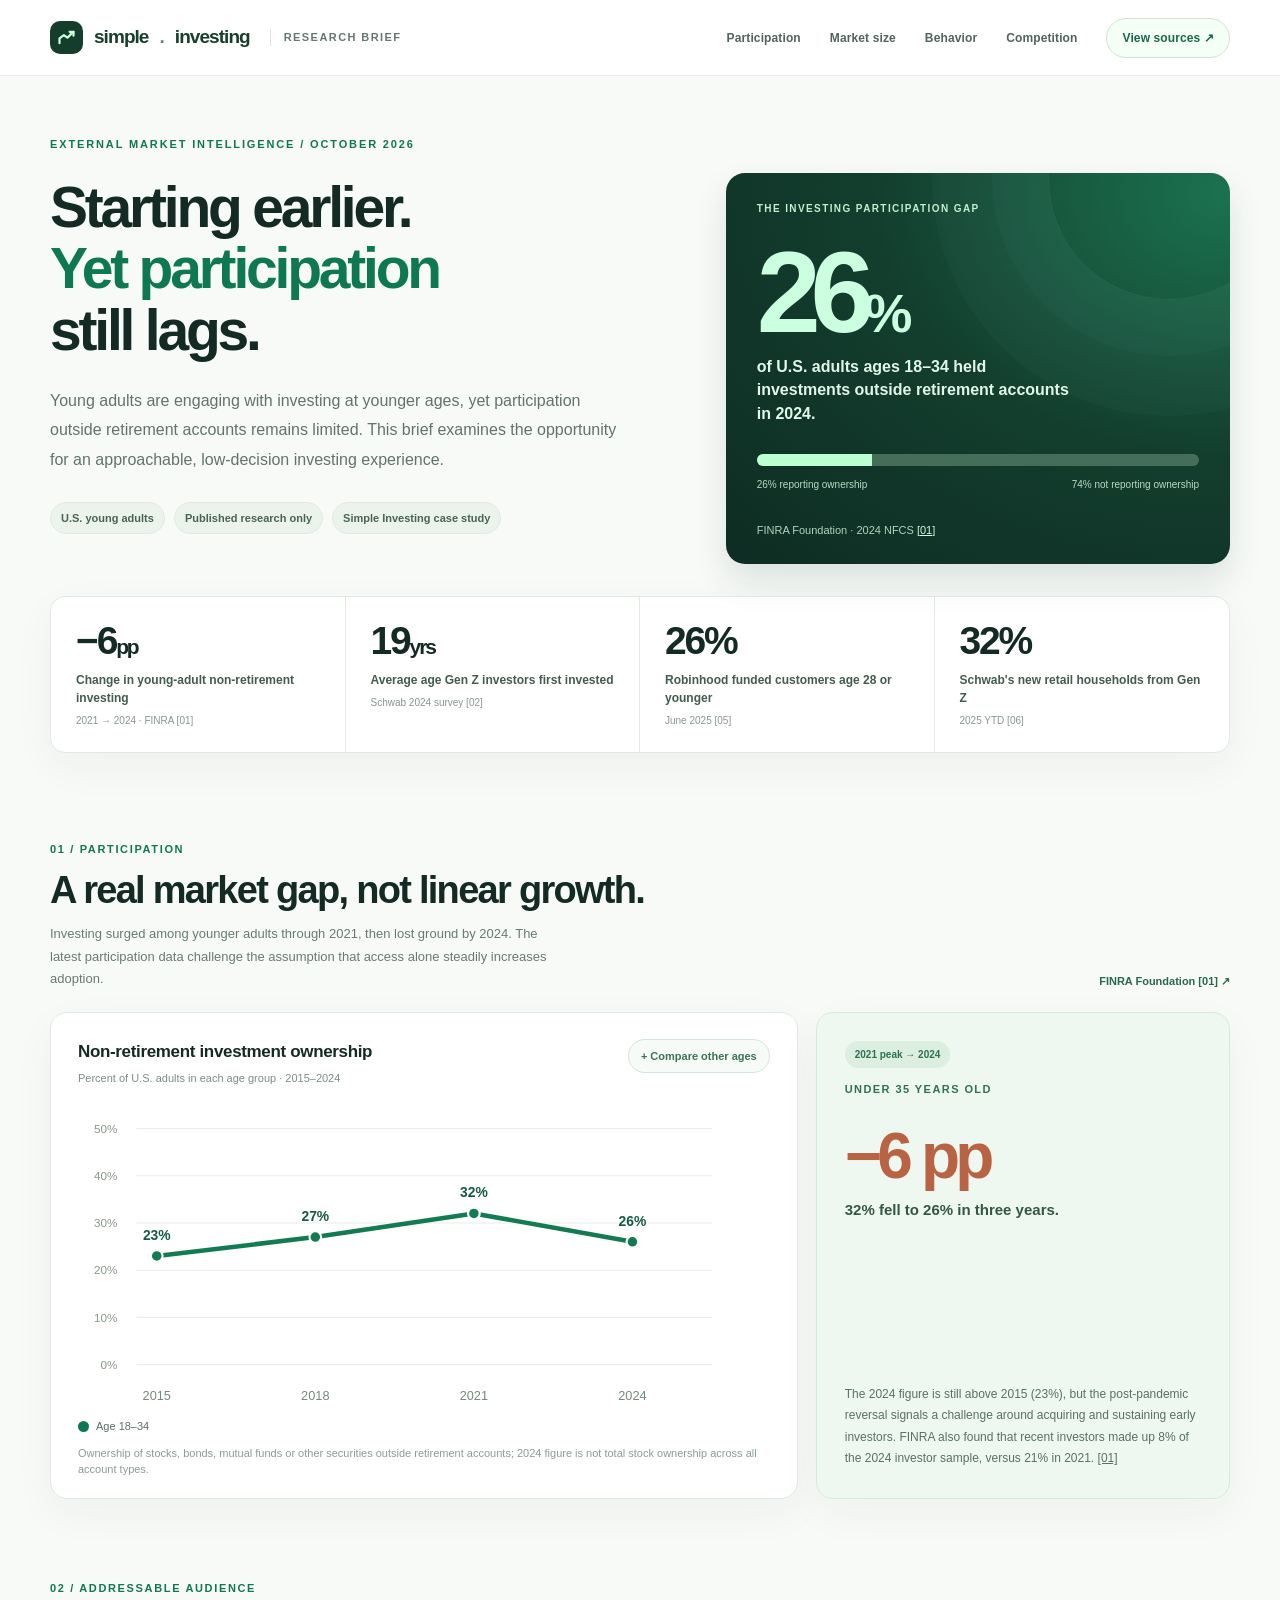
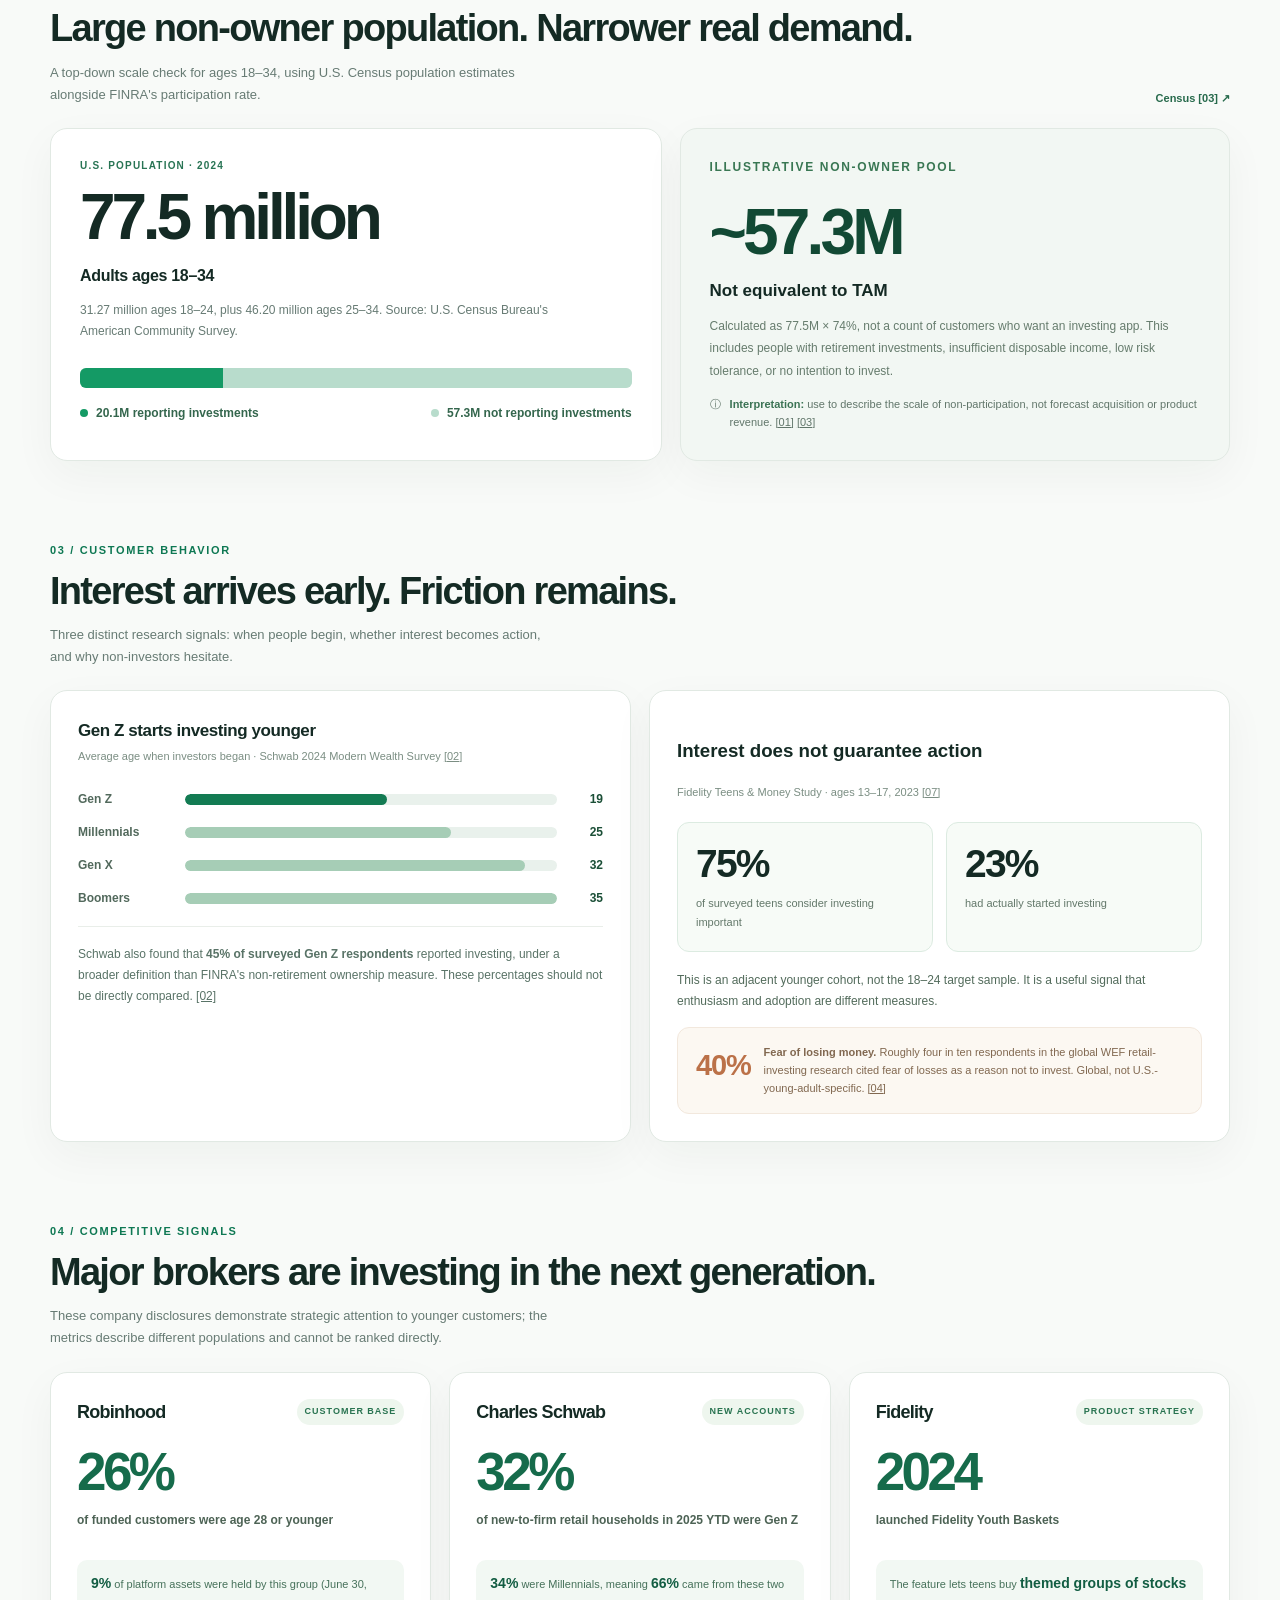
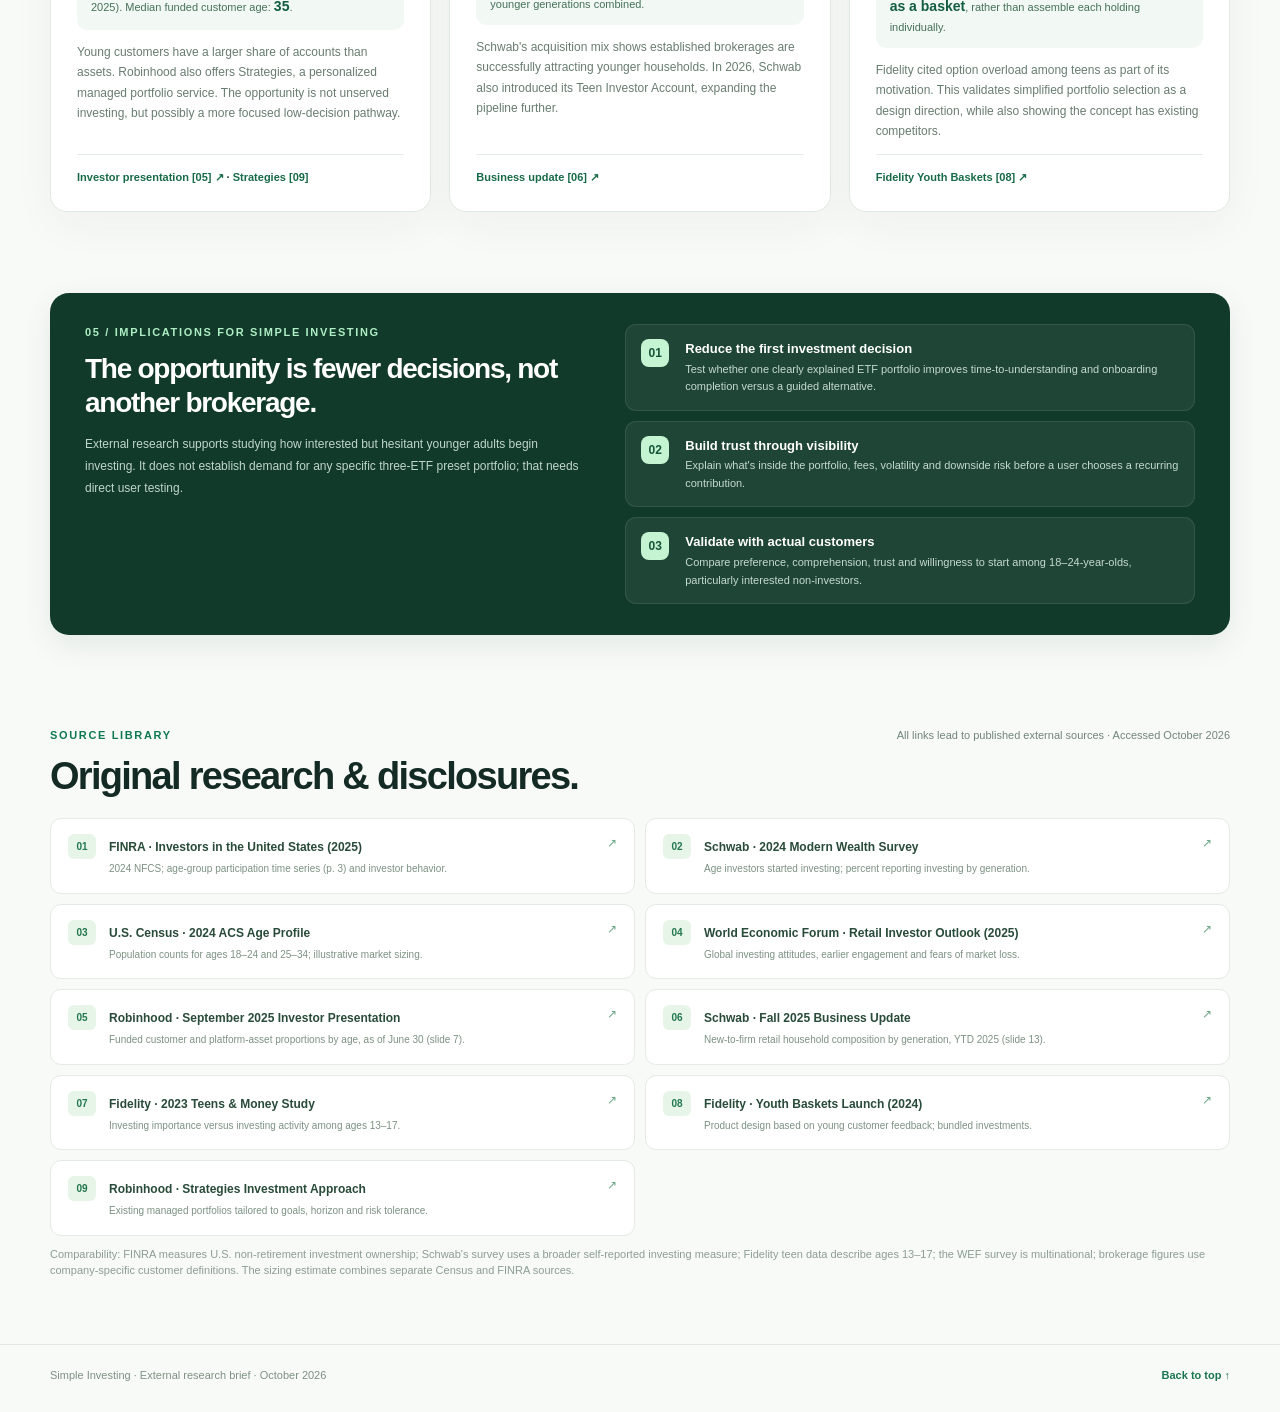
<file: case-study/market-research.html>
<!doctype html>
<html lang="en">
<head>
<meta charset="utf-8" />
<meta name="viewport" content="width=device-width, initial-scale=1" />
<meta name="color-scheme" content="light" />
<title>Simple Investing | Young Adult Market Research</title>
<meta name="description" content="Research-backed overview of young adult investing behavior, participation, adoption barriers and brokerage strategies in the United States." />
<style>
:root{--ink:#142a24;--ink2:#345048;--muted:#677b74;--green:#0e7853;--green2:#19996a;--mint:#e1f5e9;--lime:#baffd4;--bg:#f8faf8;--line:#e1e9e3;--card:#fff;--red:#bd6748;--deep:#113729;--shadow:0 14px 44px rgba(11,50,34,.045)}
*{box-sizing:border-box}html{scroll-behavior:smooth}body{margin:0;background:var(--bg);font-family:Inter,ui-sans-serif,-apple-system,BlinkMacSystemFont,"Segoe UI",Arial,sans-serif;color:var(--ink);-webkit-font-smoothing:antialiased;line-height:1.5}a{color:inherit}a:focus-visible,button:focus-visible{outline:3px solid #4cb17d;outline-offset:4px}button{font:inherit}::selection{background:#c4f2d5;color:#143d2f}
.wrap{width:min(1180px,calc(100% - 72px));margin:auto}.topbar{height:76px;position:sticky;top:0;z-index:20;background:rgba(255,255,255,.93);backdrop-filter:blur(16px);border-bottom:1px solid #e9eee9}.barin{height:100%;display:flex;align-items:center;justify-content:space-between;gap:28px}.brand{display:flex;align-items:center;gap:11px;font-weight:800;letter-spacing:-.05em;font-size:19px;text-decoration:none;color:#163f2e}.brandicon{width:33px;height:33px;border-radius:10px;display:grid;place-items:center;background:#143d2c;color:#ccffd7}.brand small{font-size:11px;letter-spacing:.13em;color:#65786e;font-weight:700;margin-left:9px;padding-left:13px;border-left:1px solid #d8e3da}.links{display:flex;gap:29px;align-items:center}.links a{color:#51645c;font-weight:600;text-decoration:none;font-size:12px;letter-spacing:.01em}.links a:hover{color:#087847}.top-cta{padding:10px 15px;border-radius:999px;border:1px solid #cfe3d5;color:#196847!important;background:#f4fff6}
.hero{padding:60px 0 43px}.eyebrow{color:var(--green);text-transform:uppercase;letter-spacing:.17em;font-size:11px;font-weight:800}.hero-grid{display:grid;grid-template-columns:1.12fr .88fr;gap:34px;align-items:stretch;margin-top:20px}.hero-text{padding:4px 0 4px}h1{font-weight:760;letter-spacing:-.056em;line-height:1.085;font-size:clamp(39px,4.45vw,63px);max-width:690px;margin:0 0 24px}h1 em{font-style:normal;color:var(--green)}.lead{font-size:16px;color:#60746a;line-height:1.85;max-width:570px;margin:0 0 27px}.context{display:flex;align-items:center;gap:9px;flex-wrap:wrap}.context span{background:#ecf3ed;border:1px solid #e0eae2;border-radius:99px;color:#476451;padding:7px 10px;font-size:11px;font-weight:700}.feature{border-radius:19px;padding:28px 31px 26px;background:radial-gradient(ellipse at 100% 5%,#1b7250 0%,#133e2e 50%,#0e2c23 100%);color:#fff;position:relative;overflow:hidden;min-height:332px;box-shadow:0 17px 35px rgba(10,59,40,.12)}.feature:after{content:"";position:absolute;width:240px;height:240px;border-radius:50%;border:1px solid rgba(182,253,204,.08);right:-60px;top:-115px;box-shadow:0 0 0 56px rgba(207,255,229,.025),0 0 0 116px rgba(207,255,229,.024);pointer-events:none}.feature .kicker{color:#c3edcc;letter-spacing:.14em;text-transform:uppercase;font-size:10px;font-weight:750}.feature .huge{font-size:clamp(90px,9vw,128px);font-weight:720;letter-spacing:-.09em;line-height:1.1;margin:13px 0 0;color:#cbffdf}.feature .featured-label{font-size:16px;line-height:1.45;color:#e1f6e9;font-weight:550;max-width:315px}.feature .meter{height:12px;border-radius:99px;overflow:hidden;background:#456e59;display:flex;margin:29px 0 11px}.feature .meter strong{width:26%;background:#bcffd0}.meterlabels{display:flex;justify-content:space-between;gap:12px;color:#bad9c5;font-size:10px}.feature .credit{margin-top:30px;color:#b4d2bf;font-size:11px}.statline{display:grid;grid-template-columns:repeat(4,1fr);border:1px solid var(--line);border-radius:15px;overflow:hidden;background:#fff;margin-top:32px;box-shadow:var(--shadow)}.stat{padding:24px 25px;min-height:133px;border-right:1px solid var(--line)}.stat:last-child{border:0}.stat .num{font-size:39px;font-weight:760;letter-spacing:-.055em;line-height:1}.stat .cap{font-size:12px;font-weight:640;color:#425c4e;margin-top:11px;line-height:1.5}.stat .tiny{font-size:10px;color:#88968e;margin-top:6px}
.section{padding:45px 0 36px;scroll-margin-top:95px}.section-head{display:flex;justify-content:space-between;align-items:end;gap:28px;margin-bottom:22px}.section-tag{font-size:11px;letter-spacing:.15em;color:var(--green);font-weight:800;text-transform:uppercase;margin-bottom:11px}.section h2{font-size:clamp(27px,3vw,38px);margin:0;letter-spacing:-.045em;line-height:1.15;font-weight:760}.section-sub{color:var(--muted);font-size:13px;max-width:500px;margin-top:11px;line-height:1.7}.source-link{font-size:11px;color:#276a4c;font-weight:730;text-decoration:none;white-space:nowrap}.source-link:hover{text-decoration:underline}.card{background:#fff;border-radius:17px;border:1px solid var(--line);box-shadow:var(--shadow)}.two-col{display:grid;grid-template-columns:1.48fr .82fr;gap:18px}.chart-card{padding:26px 27px 20px;min-width:0}.chart-head{display:flex;align-items:flex-start;justify-content:space-between;gap:16px}.chart-title{font-weight:770;letter-spacing:-.02em;font-size:17px;margin-bottom:6px}.mini{font-size:11px;color:#7b8e83;line-height:1.5}.pillbtn{white-space:nowrap;border-radius:999px;padding:8px 12px;border:1px solid #d4e6da;background:#f6fbf7;color:#3c7255;font-weight:720;font-size:11px;cursor:pointer}.pillbtn:hover{background:#eaf9ee}.pillbtn[aria-pressed="true"]{background:#def4e6;border-color:#99d5ae}.linechart{width:100%;height:auto;overflow:visible;display:block;margin:18px 0 0}.chart-key{display:flex;gap:22px;flex-wrap:wrap;font-size:11px;margin-top:3px;color:#5b6e63}.key{display:flex;gap:7px;align-items:center}.swatch{width:11px;height:11px;border-radius:99px;background:var(--green)}.insight-card{background:#eef8f0;border-color:#d7ebdc;padding:28px;display:flex;flex-direction:column;justify-content:space-between}.insight-card .label{font-size:11px;letter-spacing:.13em;text-transform:uppercase;font-weight:780;color:#2f7251}.big-delta{font-size:64px;letter-spacing:-.075em;font-weight:770;color:#b76344;line-height:1.15;margin:23px 0 0}.delta-description{font-size:15px;color:#345745;font-weight:700;max-width:235px;margin:5px 0 19px}.insight-card .smallnote{font-size:12px;color:#587265;line-height:1.8}.smalltag{display:inline-block;background:#dbeedf;border-radius:99px;color:#2c7251;font-size:10px;padding:6px 10px;font-weight:750;margin-bottom:13px}
.population{display:grid;grid-template-columns:1fr .9fr;gap:18px}.population-main{padding:29px}.population-main .giant{font-weight:770;font-size:clamp(42px,5vw,66px);letter-spacing:-.065em;line-height:1.05;margin-top:11px}.population-main h3{font-size:16px;letter-spacing:-.02em;margin:12px 0 5px}.population-main p{font-size:12px;color:var(--muted);line-height:1.75;max-width:515px}.breakdown{margin:26px 0 16px;display:flex;height:20px;background:#e5eee7;overflow:hidden;border-radius:6px}.breakdown .invested{background:#149a65;width:26%}.breakdown .uninvested{background:#b8dccc;width:74%}.keyrow{display:flex;justify-content:space-between;gap:10px;font-size:12px;font-weight:670;color:#34664d}.keyrow .dot{display:inline-block;height:8px;width:8px;border-radius:50%;margin-right:8px}.sizing-side{padding:29px;background:#f2f7f3}.sizing-side .outlined{font-size:12px;letter-spacing:.14em;font-weight:760;color:#397753;text-transform:uppercase}.sizing-side .giant{font-size:clamp(43px,5vw,65px);line-height:1.1;letter-spacing:-.06em;margin-top:21px;color:#124934;font-weight:780}.sizing-side h3{font-size:17px;margin:10px 0 12px}.sizing-side p{color:#667c6d;font-size:12px;line-height:1.85}.disclaimer{display:flex;align-items:flex-start;gap:9px;color:#61766a;font-size:11px;line-height:1.65;margin-top:13px}.disclaimer b{font-weight:800;color:#3b7354}
.evidence-grid{display:grid;grid-template-columns:1fr 1fr;gap:18px}.inner{padding:27px}.inner h3{font-size:17px;letter-spacing:-.025em;margin:0 0 4px}.bar-list{display:flex;flex-direction:column;gap:15px;margin:26px 0 16px}.barrow{display:grid;grid-template-columns:95px 1fr 34px;gap:12px;align-items:center;font-size:12px}.barrow .label{font-weight:700;color:#52695c}.bartrack{height:11px;border-radius:99px;background:#e9f1ec;overflow:hidden}.bartrack .fill{height:100%;border-radius:99px;background:#a6cdb6}.barrow:first-child .fill{background:#137b53}.barrow .val{font-weight:820;color:#1b4f37;text-align:right}.insight-rule{border-top:1px solid #e9eee9;padding-top:17px;margin-top:19px;font-size:12px;line-height:1.75;color:#597367}.subsection-chip{font-size:10px;font-weight:800;color:#287454;text-transform:uppercase;letter-spacing:.12em}.need-card{padding:27px}.gap-card{display:grid;grid-template-columns:1fr 1fr;gap:13px;margin-top:22px}.metricbox{padding:20px 18px;border:1px solid #dcebe1;border-radius:12px;background:#f7fbf7}.metricbox .value{font-size:39px;line-height:1.1;letter-spacing:-.045em;font-weight:800}.metricbox .desc{color:#63786a;font-size:11px;line-height:1.65;margin-top:8px}.need-card .copy{color:#526b5b;font-size:12px;line-height:1.78;margin-top:18px}.riskbox{padding:16px 18px;margin-top:15px;border:1px solid #f2e8dd;background:#fcf8f2;border-radius:12px;display:flex;gap:13px;align-items:start}.riskbox .risknum{color:#bb7148;font-weight:800;font-size:29px;letter-spacing:-.04em;white-space:nowrap}.riskbox .riskcopy{color:#816850;font-size:11px;line-height:1.6}
.competitors{display:grid;grid-template-columns:repeat(3,1fr);gap:18px}.comp{padding:26px;min-width:0;display:flex;flex-direction:column;gap:12px}.comp-header{display:flex;gap:9px;align-items:center;justify-content:space-between}.comp-brand{font-size:18px;font-weight:810;letter-spacing:-.04em}.comp-pill{font-weight:800;font-size:9px;letter-spacing:.11em;text-transform:uppercase;background:#eef6ee;padding:6px 8px;border-radius:99px;color:#287350}.comp .keyfigure{font-size:53px;letter-spacing:-.067em;line-height:1.04;font-weight:780;color:#166b4b;margin-top:6px}.comp .keytext{font-size:12px;color:#4d6355;font-weight:650;line-height:1.5;min-height:37px}.comp .secondaryfigure{background:#f2f8f3;padding:12px 14px;border-radius:10px;font-size:11px;color:#46715a;line-height:1.65}.comp .secondaryfigure strong{color:#125d42;font-size:14px}.comp p{font-size:12px;color:#687d70;line-height:1.7;margin:0}.comp .footer{margin-top:auto;border-top:1px solid #e5ece7;padding-top:14px;font-size:11px;font-weight:750}.comp .footer a{color:#176a48;text-decoration:none}.comp .footer a:hover{text-decoration:underline}
.thesis{background:#123a2b;color:white;border-radius:19px;padding:31px 35px;display:grid;grid-template-columns:.94fr 1.06fr;gap:35px;align-items:start;box-shadow:0 10px 30px rgba(12,61,42,.09)}.thesis h3{font-size:28px;letter-spacing:-.045em;line-height:1.22;margin:9px 0 13px}.thesis p{font-size:12px;color:#bfd6c9;line-height:1.85}.thesis .section-tag{color:#aeeec4}.actions{display:flex;flex-direction:column;gap:10px}.action{display:grid;grid-template-columns:32px 1fr;align-items:start;gap:12px;border-radius:11px;background:rgba(255,255,255,.06);padding:14px 15px;border:1px solid rgba(255,255,255,.09)}.number{height:28px;width:28px;border-radius:8px;background:#c5f4d2;color:#16543a;display:grid;place-items:center;font-size:12px;font-weight:850}.action h4{font-size:13px;margin:0 0 2px}.action p{margin:0;font-size:11px;color:#c5dace;line-height:1.6}
.sources{padding-bottom:65px}.sources-top{display:flex;justify-content:space-between;align-items:baseline;gap:15px;flex-wrap:wrap}.sources-top p{color:#728578;font-size:11px}.sourcegrid{display:grid;grid-template-columns:1fr 1fr;gap:10px;margin-top:20px}.reference{display:flex;gap:13px;align-items:start;padding:15px 17px;background:white;border:1px solid #e4ebe5;border-radius:11px;text-decoration:none;transition:border-color .17s,transform .17s}.reference:hover{border-color:#8fcfaa;transform:translateY(-1px)}.refid{color:#23774f;background:#e6f5e8;font-weight:800;font-size:10px;padding:5px;border-radius:6px;min-width:28px;text-align:center}.reftitle{font-size:12px;font-weight:760;color:#294b39}.refdesc{color:#7c9182;font-size:10px;margin-top:3px;line-height:1.65}.arrow{margin-left:auto;font-size:12px;color:#6aa686}.foot{border-top:1px solid #e0e8e0;padding:22px 0 29px;color:#7e9083;font-size:11px}.footin{display:flex;justify-content:space-between;gap:20px;align-items:center}.jump{font-size:11px;color:#1b7450;font-weight:700;text-decoration:none}.footnote{font-size:11px;color:#8c9d91;margin-top:10px}.sr-only{position:absolute;width:1px;height:1px;overflow:hidden;clip:rect(0,0,0,0);white-space:nowrap}
@media(max-width:1000px){.wrap{width:min(100% - 45px,1180px)}.hero-grid{grid-template-columns:1fr 1fr;gap:22px}.links{gap:15px}.links a{font-size:11px}.comp{padding:20px}.comp .keyfigure{font-size:46px}.chart-card{padding:20px}.two-col{grid-template-columns:1.2fr .8fr}}
@media(max-width:720px){.topbar{height:65px}.barin{gap:10px}.brand{font-size:17px}.brand small{display:none}.links a:not(.top-cta){display:none}.top-cta{padding:8px 11px}.wrap{width:min(100% - 32px,1180px)}.hero{padding:36px 0 24px}.hero-grid{grid-template-columns:1fr;gap:20px}h1{font-size:44px}.lead{font-size:14px}.feature{min-height:290px}.feature .huge{font-size:100px}.statline{grid-template-columns:1fr 1fr;margin-top:20px}.stat{padding:18px;min-height:117px}.stat:nth-child(2){border-right:0}.stat:nth-child(-n+2){border-bottom:1px solid var(--line)}.stat .num{font-size:32px}.section{padding:33px 0 22px}.section-head{align-items:flex-start;flex-direction:column;gap:9px}.section h2{font-size:30px}.two-col,.population,.evidence-grid,.competitors,.thesis,.sourcegrid{grid-template-columns:1fr}.insight-card{gap:15px}.big-delta{font-size:50px;margin:4px 0}.insight-card .delta-description{max-width:none}.insight-card .smallnote{margin:0}.comp .keytext{min-height:0}.thesis{padding:26px 24px}.thesis h3{font-size:26px}.sourcegrid{gap:8px}.chart-head{flex-direction:column}.barrow{grid-template-columns:83px 1fr 32px;gap:7px}.chart-card{padding:18px 13px}.chart-title{padding-left:5px}.mini{padding-left:5px}.pillbtn{margin-left:5px}.footin{flex-direction:column;align-items:start}}
@media print{html{scroll-behavior:auto}.topbar{position:static}.links,.pillbtn,.top-cta{display:none!important}.wrap{width:100%;max-width:none;padding:0 18px}.hero,.section{padding:25px 0;break-inside:avoid}.hero-grid,.two-col,.population,.evidence-grid,.competitors,.thesis{break-inside:avoid}.card,.statline{box-shadow:none}.reference{break-inside:avoid}body{background:white}.feature{print-color-adjust:exact;-webkit-print-color-adjust:exact}}
</style>
</head>
<body>
<header class="topbar"><div class="wrap barin">
 <a class="brand" href="#top" aria-label="Simple Investing research home"><span class="brandicon"><svg width="21" height="21" viewBox="0 0 24 24" aria-hidden="true" fill="none"><path d="M4 18.5V13l5-3.6 4.1 2.7L20 5.5" stroke="currentColor" stroke-width="2.5" stroke-linecap="round" stroke-linejoin="round"/><path d="M15.5 5.5H20v4.5" stroke="currentColor" stroke-width="2.5" stroke-linecap="round" stroke-linejoin="round"/></svg></span>simple<span style="color:#5b8972">.</span>investing <small>RESEARCH BRIEF</small></a>
 <nav class="links" aria-label="Dashboard sections"><a href="#participation">Participation</a><a href="#audience">Market size</a><a href="#behavior">Behavior</a><a href="#competition">Competition</a><a class="top-cta" href="#sources">View sources ↗</a></nav>
</div></header>
<main id="top">
<div class="wrap">
<section class="hero" aria-labelledby="hero-title"><div class="eyebrow">EXTERNAL MARKET INTELLIGENCE / OCTOBER 2026</div><div class="hero-grid">
<div class="hero-text"><h1 id="hero-title">Starting earlier.<br><em>Yet participation</em><br>still lags.</h1><p class="lead">Young adults are engaging with investing at younger ages, yet participation outside retirement accounts remains limited. This brief examines the opportunity for an approachable, low-decision investing experience.</p><div class="context"><span>U.S. young adults</span><span>Published research only</span><span>Simple Investing case study</span></div></div>
<div class="feature"><div class="kicker">The investing participation gap</div><div class="huge">26<span style="font-size:.47em;letter-spacing:-.035em">%</span></div><div class="featured-label">of U.S. adults ages 18–34 held investments outside retirement accounts in 2024.</div><div class="meter"><strong></strong></div><div class="meterlabels"><span>26% reporting ownership</span><span>74% not reporting ownership</span></div><div class="credit">FINRA Foundation · 2024 NFCS <a href="#source-1" style="color:#d4fee2">[01]</a></div></div>
</div>
<div class="statline" aria-label="Four quick research statistics">
<div class="stat"><div class="num">−6<span style="font-size:21px">pp</span></div><div class="cap">Change in young-adult non-retirement investing</div><div class="tiny">2021 → 2024 · FINRA [01]</div></div>
<div class="stat"><div class="num">19<span style="font-size:21px">yrs</span></div><div class="cap">Average age Gen Z investors first invested</div><div class="tiny">Schwab 2024 survey [02]</div></div>
<div class="stat"><div class="num">26%</div><div class="cap">Robinhood funded customers age 28 or younger</div><div class="tiny">June 2025 [05]</div></div>
<div class="stat"><div class="num">32%</div><div class="cap">Schwab's new retail households from Gen Z</div><div class="tiny">2025 YTD [06]</div></div>
</div></section>
<section class="section" id="participation" aria-labelledby="participation-title"><div class="section-head"><div><div class="section-tag">01 / PARTICIPATION</div><h2 id="participation-title">A real market gap, not linear growth.</h2><div class="section-sub">Investing surged among younger adults through 2021, then lost ground by 2024. The latest participation data challenge the assumption that access alone steadily increases adoption.</div></div><a class="source-link" href="#source-1">FINRA Foundation [01] ↗</a></div>
<div class="two-col"><div class="card chart-card"><div class="chart-head"><div><div class="chart-title">Non-retirement investment ownership</div><div class="mini">Percent of U.S. adults in each age group · 2015–2024</div></div><button class="pillbtn" id="cohort-toggle" type="button" aria-pressed="false">+ Compare other ages</button></div>
<svg class="linechart" viewBox="0 0 650 292" role="img" aria-label="FINRA ages 18 to 34 investment ownership: 23 percent in 2015, 27 percent in 2018, 32 percent in 2021, 26 percent in 2024. Optional comparison to older cohorts." id="ownership-chart"><title>Non-retirement investments by age, 2015 to 2024</title></svg>
<div class="chart-key"><span class="key"><i class="swatch"></i> Age 18–34</span><span id="older-legend" hidden><span class="key" style="display:inline-flex;margin-right:16px"><i class="swatch" style="background:#86ac9b"></i> Age 35–54</span><span class="key" style="display:inline-flex"><i class="swatch" style="background:#bdcfc0"></i> Age 55+</span></span></div><div class="footnote">Ownership of stocks, bonds, mutual funds or other securities outside retirement accounts; 2024 figure is not total stock ownership across all account types.</div></div>
<div class="card insight-card"><div><span class="smalltag">2021 peak → 2024</span><div class="label">Under 35 years old</div><div class="big-delta">−6 pp</div><div class="delta-description">32% fell to 26% in three years.</div></div><div class="smallnote">The 2024 figure is still above 2015 (23%), but the post-pandemic reversal signals a challenge around acquiring and sustaining early investors. FINRA also found that recent investors made up 8% of the 2024 investor sample, versus 21% in 2021. <a href="#source-1">[01]</a></div></div></div></section>
<section class="section" id="audience" aria-labelledby="audience-title"><div class="section-head"><div><div class="section-tag">02 / ADDRESSABLE AUDIENCE</div><h2 id="audience-title">Large non-owner population. Narrower real demand.</h2><div class="section-sub">A top-down scale check for ages 18–34, using U.S. Census population estimates alongside FINRA's participation rate.</div></div><a class="source-link" href="#source-3">Census [03] ↗</a></div>
<div class="population"><div class="card population-main"><div class="subsection-chip">U.S. population · 2024</div><div class="giant">77.5 million</div><h3>Adults ages 18–34</h3><p>31.27 million ages 18–24, plus 46.20 million ages 25–34. Source: U.S. Census Bureau's American Community Survey.</p><div class="breakdown" aria-label="Estimated 26 percent with and 74 percent without non-retirement investments"><div class="invested"></div><div class="uninvested"></div></div><div class="keyrow"><span><span class="dot" style="background:#149a65"></span>20.1M reporting investments</span><span><span class="dot" style="background:#b8dccc"></span>57.3M not reporting investments</span></div></div>
<div class="card sizing-side"><div class="outlined">Illustrative non-owner pool</div><div class="giant">~57.3M</div><h3>Not equivalent to TAM</h3><p>Calculated as 77.5M × 74%, not a count of customers who want an investing app. This includes people with retirement investments, insufficient disposable income, low risk tolerance, or no intention to invest.</p><div class="disclaimer"><span aria-hidden="true">ⓘ</span><span><b>Interpretation:</b> use to describe the scale of non-participation, not forecast acquisition or product revenue. <a href="#source-1">[01]</a> <a href="#source-3">[03]</a></span></div></div></div></section>
<section class="section" id="behavior" aria-labelledby="behavior-title"><div class="section-head"><div><div class="section-tag">03 / CUSTOMER BEHAVIOR</div><h2 id="behavior-title">Interest arrives early. Friction remains.</h2><div class="section-sub">Three distinct research signals: when people begin, whether interest becomes action, and why non-investors hesitate.</div></div></div>
<div class="evidence-grid"><div class="card inner"><h3>Gen Z starts investing younger</h3><div class="mini">Average age when investors began · Schwab 2024 Modern Wealth Survey <a href="#source-2">[02]</a></div><div class="bar-list" aria-label="Average age first invested by generation"><div class="barrow"><span class="label">Gen Z</span><div class="bartrack"><div class="fill" style="width:54.3%"></div></div><span class="val">19</span></div><div class="barrow"><span class="label">Millennials</span><div class="bartrack"><div class="fill" style="width:71.4%"></div></div><span class="val">25</span></div><div class="barrow"><span class="label">Gen X</span><div class="bartrack"><div class="fill" style="width:91.4%"></div></div><span class="val">32</span></div><div class="barrow"><span class="label">Boomers</span><div class="bartrack"><div class="fill" style="width:100%"></div></div><span class="val">35</span></div></div><div class="insight-rule">Schwab also found that <b>45% of surveyed Gen Z respondents</b> reported investing, under a broader definition than FINRA's non-retirement ownership measure. These percentages should not be directly compared. <a href="#source-2">[02]</a></div></div>
<div class="card need-card"><h3>Interest does not guarantee action</h3><div class="mini">Fidelity Teens &amp; Money Study · ages 13–17, 2023 <a href="#source-7">[07]</a></div><div class="gap-card"><div class="metricbox"><div class="value">75%</div><div class="desc">of surveyed teens consider investing important</div></div><div class="metricbox"><div class="value">23%</div><div class="desc">had actually started investing</div></div></div><div class="copy">This is an adjacent younger cohort, not the 18–24 target sample. It is a useful signal that enthusiasm and adoption are different measures.</div><div class="riskbox"><div class="risknum">40%</div><div class="riskcopy"><b>Fear of losing money.</b> Roughly four in ten respondents in the global WEF retail-investing research cited fear of losses as a reason not to invest. Global, not U.S.-young-adult-specific. <a href="#source-4">[04]</a></div></div></div></div></section>
<section class="section" id="competition" aria-labelledby="competition-title"><div class="section-head"><div><div class="section-tag">04 / COMPETITIVE SIGNALS</div><h2 id="competition-title">Major brokers are investing in the next generation.</h2><div class="section-sub">These company disclosures demonstrate strategic attention to younger customers; the metrics describe different populations and cannot be ranked directly.</div></div></div>
<div class="competitors">
<article class="card comp"><div class="comp-header"><div class="comp-brand">Robinhood</div><span class="comp-pill">Customer base</span></div><div class="keyfigure">26%</div><div class="keytext">of funded customers were age 28 or younger</div><div class="secondaryfigure"><strong>9%</strong> of platform assets were held by this group (June 30, 2025). Median funded customer age: <strong>35</strong>.</div><p>Young customers have a larger share of accounts than assets. Robinhood also offers Strategies, a personalized managed portfolio service. The opportunity is not unserved investing, but possibly a more focused low-decision pathway.</p><div class="footer"><a href="#source-5">Investor presentation [05] ↗</a> · <a href="#source-9">Strategies [09]</a></div></article>
<article class="card comp"><div class="comp-header"><div class="comp-brand">Charles Schwab</div><span class="comp-pill">New accounts</span></div><div class="keyfigure">32%</div><div class="keytext">of new-to-firm retail households in 2025 YTD were Gen Z</div><div class="secondaryfigure"><strong>34%</strong> were Millennials, meaning <strong>66%</strong> came from these two younger generations combined.</div><p>Schwab's acquisition mix shows established brokerages are successfully attracting younger households. In 2026, Schwab also introduced its Teen Investor Account, expanding the pipeline further.</p><div class="footer"><a href="#source-6">Business update [06] ↗</a></div></article>
<article class="card comp"><div class="comp-header"><div class="comp-brand">Fidelity</div><span class="comp-pill">Product strategy</span></div><div class="keyfigure">2024</div><div class="keytext">launched Fidelity Youth Baskets</div><div class="secondaryfigure">The feature lets teens buy <strong>themed groups of stocks as a basket</strong>, rather than assemble each holding individually.</div><p>Fidelity cited option overload among teens as part of its motivation. This validates simplified portfolio selection as a design direction, while also showing the concept has existing competitors.</p><div class="footer"><a href="#source-8">Fidelity Youth Baskets [08] ↗</a></div></article>
</div></section>
<section class="section" id="implications" aria-labelledby="implications-title"><div class="thesis"><div><div class="section-tag">05 / IMPLICATIONS FOR SIMPLE INVESTING</div><h3 id="implications-title">The opportunity is fewer decisions, not another brokerage.</h3><p>External research supports studying how interested but hesitant younger adults begin investing. It does not establish demand for any specific three-ETF preset portfolio; that needs direct user testing.</p></div><div class="actions"><div class="action"><span class="number">01</span><div><h4>Reduce the first investment decision</h4><p>Test whether one clearly explained ETF portfolio improves time-to-understanding and onboarding completion versus a guided alternative.</p></div></div><div class="action"><span class="number">02</span><div><h4>Build trust through visibility</h4><p>Explain what's inside the portfolio, fees, volatility and downside risk before a user chooses a recurring contribution.</p></div></div><div class="action"><span class="number">03</span><div><h4>Validate with actual customers</h4><p>Compare preference, comprehension, trust and willingness to start among 18–24-year-olds, particularly interested non-investors.</p></div></div></div></div></section>
<section class="section sources" id="sources" aria-labelledby="sources-title"><div class="sources-top"><div><div class="section-tag">SOURCE LIBRARY</div><h2 id="sources-title">Original research & disclosures.</h2></div><p>All links lead to published external sources · Accessed October 2026</p></div><div class="sourcegrid">
<a class="reference" id="source-1" target="_blank" rel="noopener noreferrer" href="https://finrafoundation.org/sites/finrafoundation/files/2025-11/NFCS_Investor_Survey_Report_White_Paper.pdf"><span class="refid">01</span><span><span class="reftitle">FINRA · Investors in the United States (2025)</span><div class="refdesc">2024 NFCS; age-group participation time series (p. 3) and investor behavior.</div></span><span class="arrow">↗</span></a>
<a class="reference" id="source-2" target="_blank" rel="noopener noreferrer" href="https://pressroom.aboutschwab.com/press-releases/press-release/2024/2024-Schwab-Modern-Wealth-Survey-Shows-Increasing-Financial-Confidence-From-Generation-to-Generation-and-Younger-Americans-Investing-at-an-Earlier-Age/default.aspx"><span class="refid">02</span><span><span class="reftitle">Schwab · 2024 Modern Wealth Survey</span><div class="refdesc">Age investors started investing; percent reporting investing by generation.</div></span><span class="arrow">↗</span></a>
<a class="reference" id="source-3" target="_blank" rel="noopener noreferrer" href="https://data.census.gov/table/ACSSE2024.K200104?d=ACS+1-Year+Supplemental+Estimates"><span class="refid">03</span><span><span class="reftitle">U.S. Census · 2024 ACS Age Profile</span><div class="refdesc">Population counts for ages 18–24 and 25–34; illustrative market sizing.</div></span><span class="arrow">↗</span></a>
<a class="reference" id="source-4" target="_blank" rel="noopener noreferrer" href="https://www.weforum.org/publications/global-retail-investor-outlook-2025/key-insights-global-retail-investor-outlook-2025/"><span class="refid">04</span><span><span class="reftitle">World Economic Forum · Retail Investor Outlook (2025)</span><div class="refdesc">Global investing attitudes, earlier engagement and fears of market loss.</div></span><span class="arrow">↗</span></a>
<a class="reference" id="source-5" target="_blank" rel="noopener noreferrer" href="https://investors.robinhood.com/static-files/2ca7b4a1-c9d5-4e3e-865f-aea703a3fc26"><span class="refid">05</span><span><span class="reftitle">Robinhood · September 2025 Investor Presentation</span><div class="refdesc">Funded customer and platform-asset proportions by age, as of June 30 (slide 7).</div></span><span class="arrow">↗</span></a>
<a class="reference" id="source-6" target="_blank" rel="noopener noreferrer" href="https://content.schwab.com/web/retail/public/about-schwab/schw_fall_business_update_10162025.pdf"><span class="refid">06</span><span><span class="reftitle">Schwab · Fall 2025 Business Update</span><div class="refdesc">New-to-firm retail household composition by generation, YTD 2025 (slide 13).</div></span><span class="arrow">↗</span></a>
<a class="reference" id="source-7" target="_blank" rel="noopener noreferrer" href="https://newsroom.fidelity.com/pressreleases/fidelity--study-reveals-teens-think-investing-is-important--but-fewer-than-1-in-4-have-actually-star/s/fbe0e56c-bbf0-48d5-aa99-f9ce6282dae3"><span class="refid">07</span><span><span class="reftitle">Fidelity · 2023 Teens & Money Study</span><div class="refdesc">Investing importance versus investing activity among ages 13–17.</div></span><span class="arrow">↗</span></a>
<a class="reference" id="source-8" target="_blank" rel="noopener noreferrer" href="https://alumni.fidelity.com/news/866920"><span class="refid">08</span><span><span class="reftitle">Fidelity · Youth Baskets Launch (2024)</span><div class="refdesc">Product design based on young customer feedback; bundled investments.</div></span><span class="arrow">↗</span></a>
<a class="reference" id="source-9" target="_blank" rel="noopener noreferrer" href="https://robinhood.com/us/en/support/articles/strategies-investment-approach/"><span class="refid">09</span><span><span class="reftitle">Robinhood · Strategies Investment Approach</span><div class="refdesc">Existing managed portfolios tailored to goals, horizon and risk tolerance.</div></span><span class="arrow">↗</span></a>
</div><div class="footnote">Comparability: FINRA measures U.S. non-retirement investment ownership; Schwab's survey uses a broader self-reported investing measure; Fidelity teen data describe ages 13–17; the WEF survey is multinational; brokerage figures use company-specific customer definitions. The sizing estimate combines separate Census and FINRA sources.</div></section>
</div></main>
<footer class="foot"><div class="wrap footin"><span>Simple Investing · External research brief · October 2026</span><a href="#top" class="jump">Back to top ↑</a></div></footer>
<script>
(function(){
 const svg=document.getElementById('ownership-chart'), toggle=document.getElementById('cohort-toggle'),legend=document.getElementById('older-legend');
 const NS='http://www.w3.org/2000/svg', xs=[74,223,372,521], top=22, bottom=244, max=50;
 const datasets=[{key:'18–34',color:'#137b53',values:[23,27,32,26],width:4.25},{key:'35–54',color:'#86ac9b',values:[29,27,31,32],width:2.8},{key:'55+',color:'#bdcfc0',values:[38,40,40,41],width:2.8}];
 const years=['2015','2018','2021','2024'];let compare=false;
 function el(tag,attrs,text){const e=document.createElementNS(NS,tag);Object.entries(attrs||{}).forEach(([k,v])=>e.setAttribute(k,v));if(text!==undefined)e.textContent=text;return e}
 function y(v){return bottom-v/max*(bottom-top)}
 function render(){while(svg.firstChild)svg.removeChild(svg.firstChild);svg.appendChild(el('title',{},'Non-retirement investment ownership by age, FINRA 2015–2024'));
  [0,10,20,30,40,50].forEach(v=>{const yy=y(v);svg.appendChild(el('line',{x1:55,y1:yy,x2:596,y2:yy,stroke:'#e7eee8','stroke-width':1}));svg.appendChild(el('text',{x:37,y:yy+4,'text-anchor':'end','font-size':11,fill:'#87988a','font-family':'Arial,sans-serif'},v+'%'))});
  years.forEach((year,i)=>svg.appendChild(el('text',{x:xs[i],y:277,'text-anchor':'middle','font-size':12,fill:'#75897a','font-family':'Arial,sans-serif'},year)));
  let sets=compare?datasets:[datasets[0]];
  sets.slice().reverse().forEach(ds=>{const d=ds.values.map((v,i)=>(i?'L':'M')+xs[i]+','+y(v)).join(' ');svg.appendChild(el('path',{d,fill:'none',stroke:ds.color,'stroke-width':ds.width,'stroke-linecap':'round','stroke-linejoin':'round'}));
   ds.values.forEach((v,i)=>{const xx=xs[i],yy=y(v);svg.appendChild(el('circle',{cx:xx,cy:yy,r:5.5,fill:ds.color,stroke:'#fff','stroke-width':2}));
    if(ds.key==='18–34'){let ytxt= yy-(compare?13:15);svg.appendChild(el('text',{x:xx,y:ytxt,'text-anchor':'middle','font-size':13,'font-weight':'750',fill:'#155a41','font-family':'Arial,sans-serif'},v+'%'))}
    const hit=el('circle',{cx:xx,cy:yy,r:17,fill:'transparent',tabindex:0,role:'img','aria-label':`${ds.key} age group, ${years[i]}: ${v} percent`});
    const tt=el('title',{},`${ds.key} · ${years[i]}: ${v}%`);hit.appendChild(tt);svg.appendChild(hit)});
  });
  legend.hidden=!compare;toggle.setAttribute('aria-pressed',compare?'true':'false');toggle.textContent=compare?'− Hide age comparison':'+ Compare other ages';
 }
 toggle.addEventListener('click',()=>{compare=!compare;render()});render();
})();
</script>
</body></html>
</file>
<file: learn-v2.css>
/* Simple Investing | Learn v2
   Scoped to .learn2 to avoid altering Home, Portfolio or onboarding. */
.learn2{color:#16291e;padding:4px 0 26px}
.learn2 *{box-sizing:border-box}
.learn2 button,.learn2 input{font-family:inherit}
.learn2 button{cursor:pointer}
.learn2 h2{font-size:23px;letter-spacing:-.042em;line-height:1.13;margin:4px 0 7px}
.learn2 .eyebrow{color:#0d9a56;font-size:10px;letter-spacing:.1em;font-weight:850;text-transform:uppercase}
.learn2 .hint{font-size:11px;line-height:1.45;color:#748477;margin:4px 0 13px}
.learn2 .searchbox{display:flex;align-items:center;gap:10px;background:#fff;border:1px solid #dce8df;border-radius:15px;padding:0 12px;min-height:46px;box-shadow:0 5px 17px rgba(18,69,36,.04)}
.learn2 .searchbox:focus-within{border-color:#26c878;box-shadow:0 0 0 3px #e7faee}
.learn2 .searchbox>span{color:#1ca861;font-size:19px}
.learn2 .searchbox input{border:0;outline:0;width:100%;min-width:0;font-size:12px;background:transparent;color:#16291e;height:45px}
.learn2 .navtabs{display:grid;grid-template-columns:repeat(3,1fr);gap:3px;background:#edf4ee;padding:4px;border-radius:13px;margin:12px 0 15px}
.learn2 .navtabs button{background:transparent;color:#708174;border:0;border-radius:10px;font-size:11px;font-weight:730;padding:9px 3px}
.learn2 .navtabs button.active{background:#fff;color:#11834a;box-shadow:0 1px 9px #1b4c2612}
.learn2 .sectionline{display:flex;justify-content:space-between;align-items:baseline;gap:8px;margin:15px 1px 9px}
.learn2 .sectionline strong{font-size:12px;letter-spacing:-.01em}
.learn2 .sectionline small{font-size:10px;color:#8d9b90}
.learn2 .chips{display:flex;gap:6px;margin:7px 0 11px;flex-wrap:wrap}
.learn2 .chips button{border:1px solid #dce9df;background:#fff;border-radius:100px;font-size:11px;font-weight:730;color:#34855a;padding:7px 11px}
.learn2 .assetrow{display:flex;align-items:center;gap:9px;padding:10px;background:#fff;border:1px solid #e3ebe5;border-radius:15px;margin-bottom:7px}
.learn2 .symicon{display:flex;align-items:center;justify-content:center;width:35px;height:35px;flex:none;background:#e6f9ed;color:#148950;border-radius:11px;font-size:10px;font-weight:850}
.learn2 .symicon.etf{color:#316da8;background:#eaf2ff}
.learn2 .assetname{flex:1;min-width:0;text-align:left;border:0;background:none;padding:0}
.learn2 .assetname strong{display:block;overflow:hidden;white-space:nowrap;text-overflow:ellipsis;font-size:12px;color:#1c3426}
.learn2 .assetname small{display:block;margin-top:3px;font-size:10px;color:#809385}
.learn2 .star{height:33px;width:33px;border:1px solid #dce8de;background:#f8fcf9;border-radius:10px;color:#809889;font-size:18px}
.learn2 .star.on{background:#def8e7;color:#169e57}
.learn2 .empty{border:1px dashed #cfdfd0;border-radius:15px;padding:20px 13px;text-align:center;font-size:11px;line-height:1.5;color:#748276}
.learn2 .linkbtn{border:0;background:transparent;color:#0f9350;font-size:11px;font-weight:800;padding:10px 0}
.learn2 .lessonrow{display:flex;align-items:center;gap:9px;width:100%;padding:11px;text-align:left;border:1px solid #e1ece3;border-radius:14px;background:#fff;margin-bottom:7px}
.learn2 .lessonrow .emblem{width:34px;height:34px;display:flex;align-items:center;justify-content:center;background:#e9f9ef;border-radius:11px;color:#109856;flex:none;font-size:19px}
.learn2 .lessonrow span.words{flex:1;min-width:0}
.learn2 .lessonrow strong{font-size:12px;display:block}
.learn2 .lessonrow small{font-size:10px;color:#849688;display:block;line-height:1.3;margin-top:3px}
.learn2 .banner{padding:15px;border-radius:18px;background:#15281b;color:#fff;margin:15px 0}
.learn2 .banner strong{font-size:13px}
.learn2 .banner p{font-size:11px;line-height:1.5;color:#b6ccbc;margin:7px 0 11px}
.learn2 .banner button{display:block;width:100%;border:0;background:#21ce75;color:#10321b;border-radius:11px;padding:11px;font-size:11px;font-weight:850;margin-top:12px}
.learn2 .safehint{margin-top:13px;padding:11px;border-radius:12px;background:#eef9f1;font-size:11px;color:#51735d;line-height:1.5}
.learn2 .back{font-size:11px;font-weight:800;background:none;border:0;color:#237f4d;padding:4px 0 13px}
.learn2 .detail-head{display:flex;align-items:center;gap:10px}
.learn2 .detail-head .symicon{width:41px;height:41px;font-size:12px}
.learn2 .detail-head h2{font-size:20px;margin:0;white-space:nowrap;overflow:hidden;text-overflow:ellipsis}
.learn2 .detail-head small{font-size:10px;color:#77887d}
.learn2 .quotevalue{font-size:32px;letter-spacing:-.06em;font-weight:840;margin:15px 0 2px;line-height:1.1}
.learn2 .quotedelta{font-size:12px;font-weight:750;margin-bottom:11px}
.learn2 .up{color:#08a65d}.learn2 .down{color:#d65259}.learn2 .neutral{color:#718475}
.learn2 .periods{display:flex;justify-content:space-between;gap:1px;background:#f0f6f1;border-radius:11px;padding:4px 3px;margin:8px 0 10px}
.learn2 .periods button{font-size:10px;font-weight:760;color:#768a7c;background:transparent;border:0;border-radius:8px;padding:7px 2px;flex:1}
.learn2 .periods button.active{background:#fff;color:#16864d;box-shadow:0 2px 7px #153c2114}
.learn2 .chartframe{background:#f5fbf6;border:1px solid #e2f1e5;border-radius:16px;padding:9px 7px}
.learn2 svg.stockplot{width:100%;height:178px;display:block}
.learn2 .between{display:flex;justify-content:space-between;color:#8da094;font-size:9px;margin:4px}
.learn2 .twocol{display:grid;grid-template-columns:1fr 1fr;gap:8px;margin:12px 0}
.learn2 .stat{background:#fff;border:1px solid #e4ebe6;border-radius:14px;padding:12px 11px;min-height:65px}
.learn2 .stat small{font-size:10px;display:block;color:#819084;margin-bottom:7px}
.learn2 .stat strong{font-size:15px;display:block;line-height:1.1}
.learn2 .detail-actions{display:flex;gap:7px;margin:12px 0}
.learn2 .detail-actions button{flex:1;border-radius:12px;border:1px solid #cfdfd3;padding:11px 6px;background:#fff;font-weight:800;font-size:11px;color:#377e53}
.learn2 .detail-actions .primary{color:#11351d;background:#24cc75;border-color:#24cc75}
.learn2 .watchgrid{display:grid;grid-template-columns:1fr 1fr;gap:9px}
.learn2 .watchbox{border:1px solid #e0e8e1;border-radius:15px;padding:12px;min-height:135px;background:#fff;text-align:left;display:flex;flex-direction:column;gap:5px}
.learn2 .watchbox.up{background:#e9f9ef;border-color:#ccebd8;color:#145c39}
.learn2 .watchbox.down{background:#fff0f0;border-color:#f2d6d7;color:#8d333c}
.learn2 .watchbox .ticker{font-size:12px;font-weight:850;color:#1b3625}
.learn2 .watchbox .price{font-size:18px;font-weight:850;color:#1b3323;margin-top:7px}
.learn2 .watchbox .move{font-size:11px;font-weight:800}
.learn2 .watchbox small{color:#728b78;font-size:10px;overflow:hidden;text-overflow:ellipsis;white-space:nowrap;max-width:100%}
.learn2 .practice-top{border:1px solid #d6ebe0;border-radius:18px;background:linear-gradient(145deg,#f5fff8,#e5f9e9);padding:15px}
.learn2 .practice-top .balance{font-size:30px;font-weight:840;letter-spacing:-.05em;margin:6px 0 4px}
.learn2 .practice-top .meta{display:flex;justify-content:space-between;font-size:11px;color:#60836d}
.learn2 .holding{display:flex;align-items:center;gap:9px;padding:11px;background:white;border:1px solid #e1eae2;border-radius:14px;margin-bottom:7px}
.learn2 .holding button{background:transparent;border:0;text-align:left;flex:1;min-width:0}
.learn2 .holding strong{font-size:12px;display:block}
.learn2 .holding small{font-size:10px;color:#7d8e81;display:block;margin-top:4px}
.learn2 .holding .right{text-align:right}
.learn2 .holding .right strong{font-size:12px}
.learn2 .record{padding:9px 0;border-bottom:1px solid #e7eee9;display:flex;justify-content:space-between;font-size:11px}
.learn2 .muted{font-size:10px;color:#849689}
.learn2 .err{color:#bd515c;background:#fff2f3;border-radius:11px;font-size:11px;line-height:1.5;padding:11px;margin:9px 0}
.learn2 .pending{font-size:11px;color:#789084;padding:10px 1px}
.learn2 .modal-bg{position:absolute;inset:0;z-index:90;background:#132d1b94;display:flex;align-items:flex-end;padding:10px}
.learn2 .modal-panel{width:100%;max-height:83%;overflow:auto;background:#fff;border-radius:24px 24px 19px 19px;padding:19px 16px 23px}
.learn2 .modal-panel h3{font-size:20px;letter-spacing:-.03em;margin:5px 0 9px}
.learn2 .modal-panel p{font-size:11px;color:#68806c;line-height:1.52}
.learn2 .modal-panel .close{float:right;width:29px;height:29px;border:0;border-radius:10px;background:#f0f7f2;color:#52765c;font-size:18px}
.learn2 .amounts{display:flex;gap:8px;margin:13px 0}
.learn2 .amounts button{flex:1;padding:10px;border:1px solid #dbe9de;border-radius:11px;background:white;font-weight:800}
.learn2 .amounts button.active{background:#e4f9e9;border-color:#22ca72;color:#118349}
.learn2 .custom{width:100%;height:42px;border-radius:11px;border:1px solid #dce9df;padding:0 12px;outline:0}
.learn2 .modal-panel .confirm{background:#21cd72;border:none;color:#10301a;padding:12px;border-radius:12px;font-weight:850;width:100%;margin-top:9px}
.learn2 .modal-panel .secondary{border:1px solid #dce9df;color:#247648;background:white;padding:11px;border-radius:11px;font-weight:800;width:100%;margin-top:7px}
.learn2 button:focus-visible{outline:2px solid #24c874;outline-offset:2px}

/* Paper portfolio: visually separate uninvested cash and invested holdings. */
.learn2 .paper-summary{display:grid;grid-template-columns:repeat(2,minmax(0,1fr));gap:9px;margin:0 0 9px}
.learn2 .paper-summary-tile{min-width:0;display:flex;flex-direction:column;justify-content:space-between;min-height:93px;padding:13px 12px;border:1px solid #daebdd;border-radius:17px;background:#fff}
.learn2 .paper-summary-tile small{display:block;color:#688271;font-size:11px;font-weight:710;line-height:1.3;margin-bottom:12px}
.learn2 .paper-summary-tile strong{display:block;color:#173724;font-size:21px;letter-spacing:-.04em;white-space:nowrap}
.learn2 .paper-summary-cash{background:#f3f9f5}
.learn2 .paper-summary-invested{background:#e8f8ed;border-color:#c7e9d2}
.learn2 .paper-summary-total{display:flex;flex-wrap:wrap;justify-content:space-between;align-items:center;gap:6px;padding:3px 2px 8px;color:#65796b;font-size:10px;line-height:1.4}
.learn2 .paper-summary-total strong{font-size:11px;color:#1e402b}
.learn2 .paper-summary-total .up{color:#168a52}.learn2 .paper-summary-total .down{color:#ca4d56}
</file>
